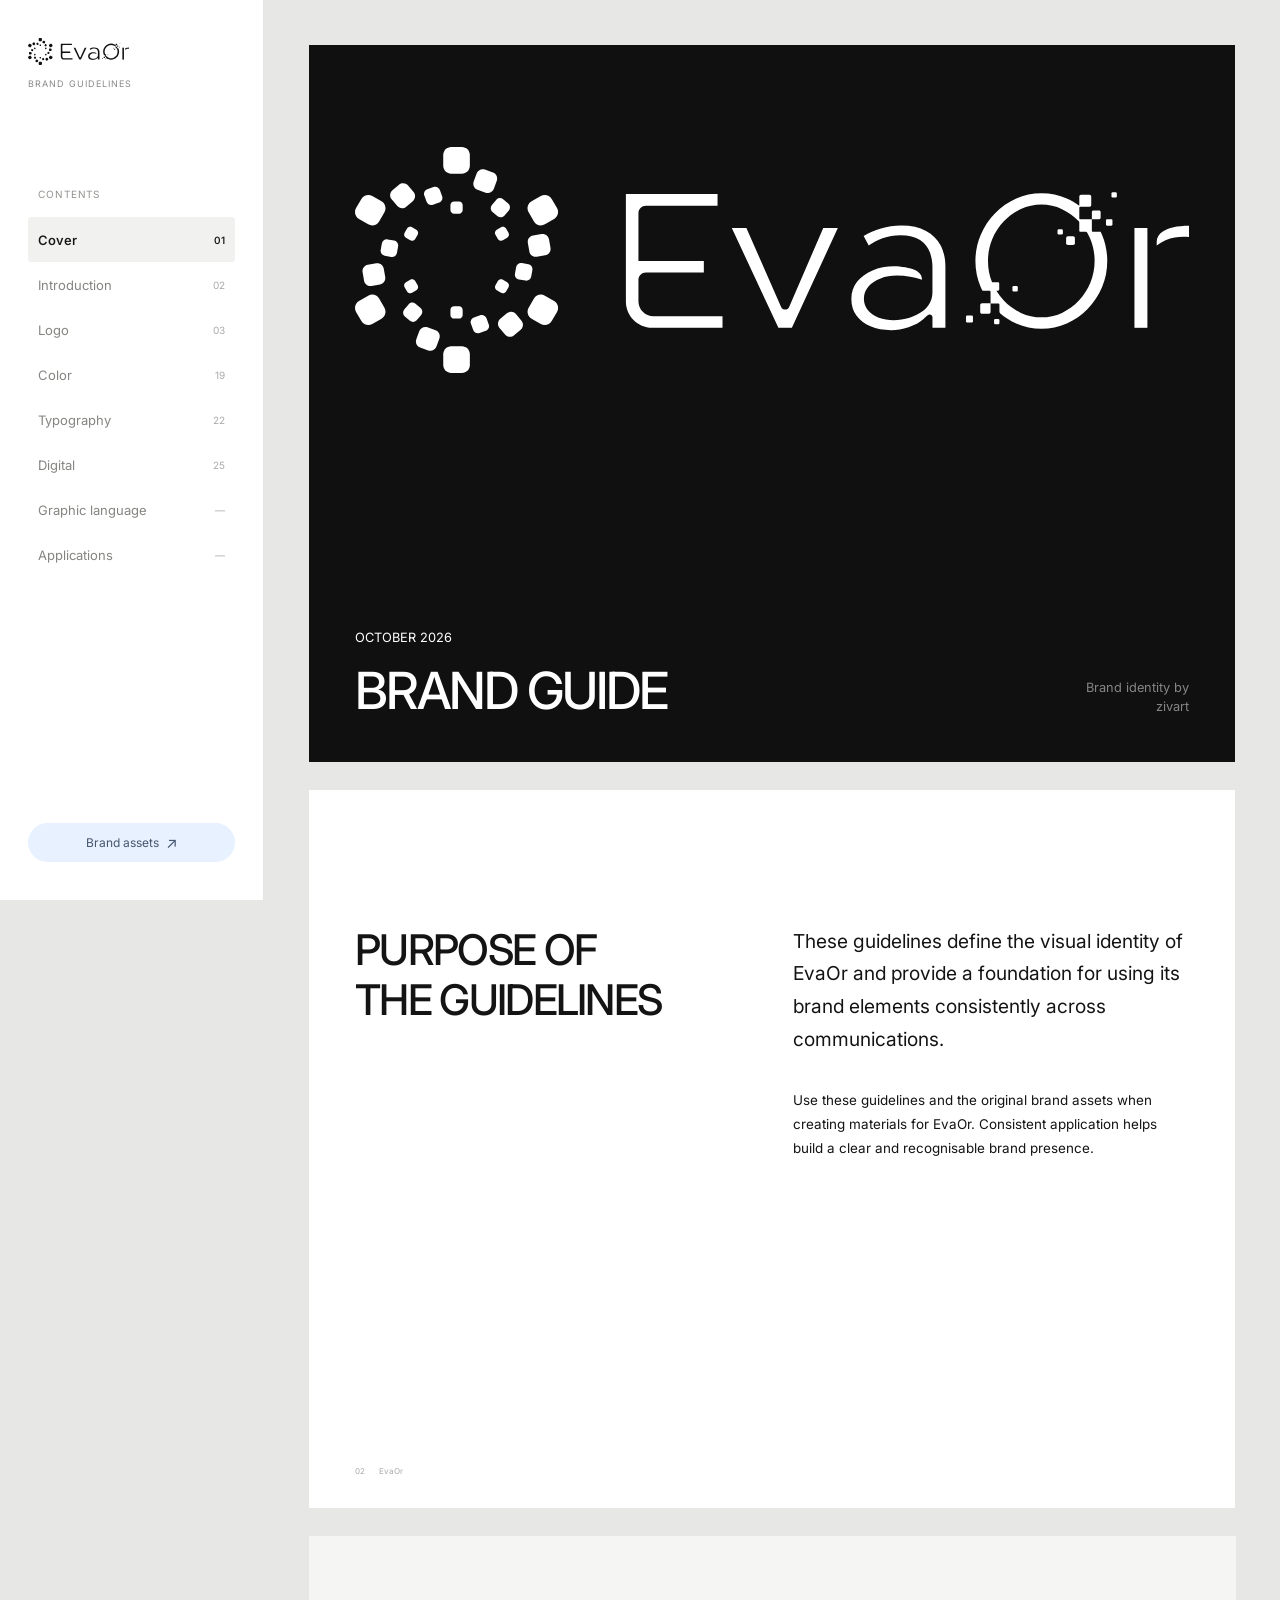
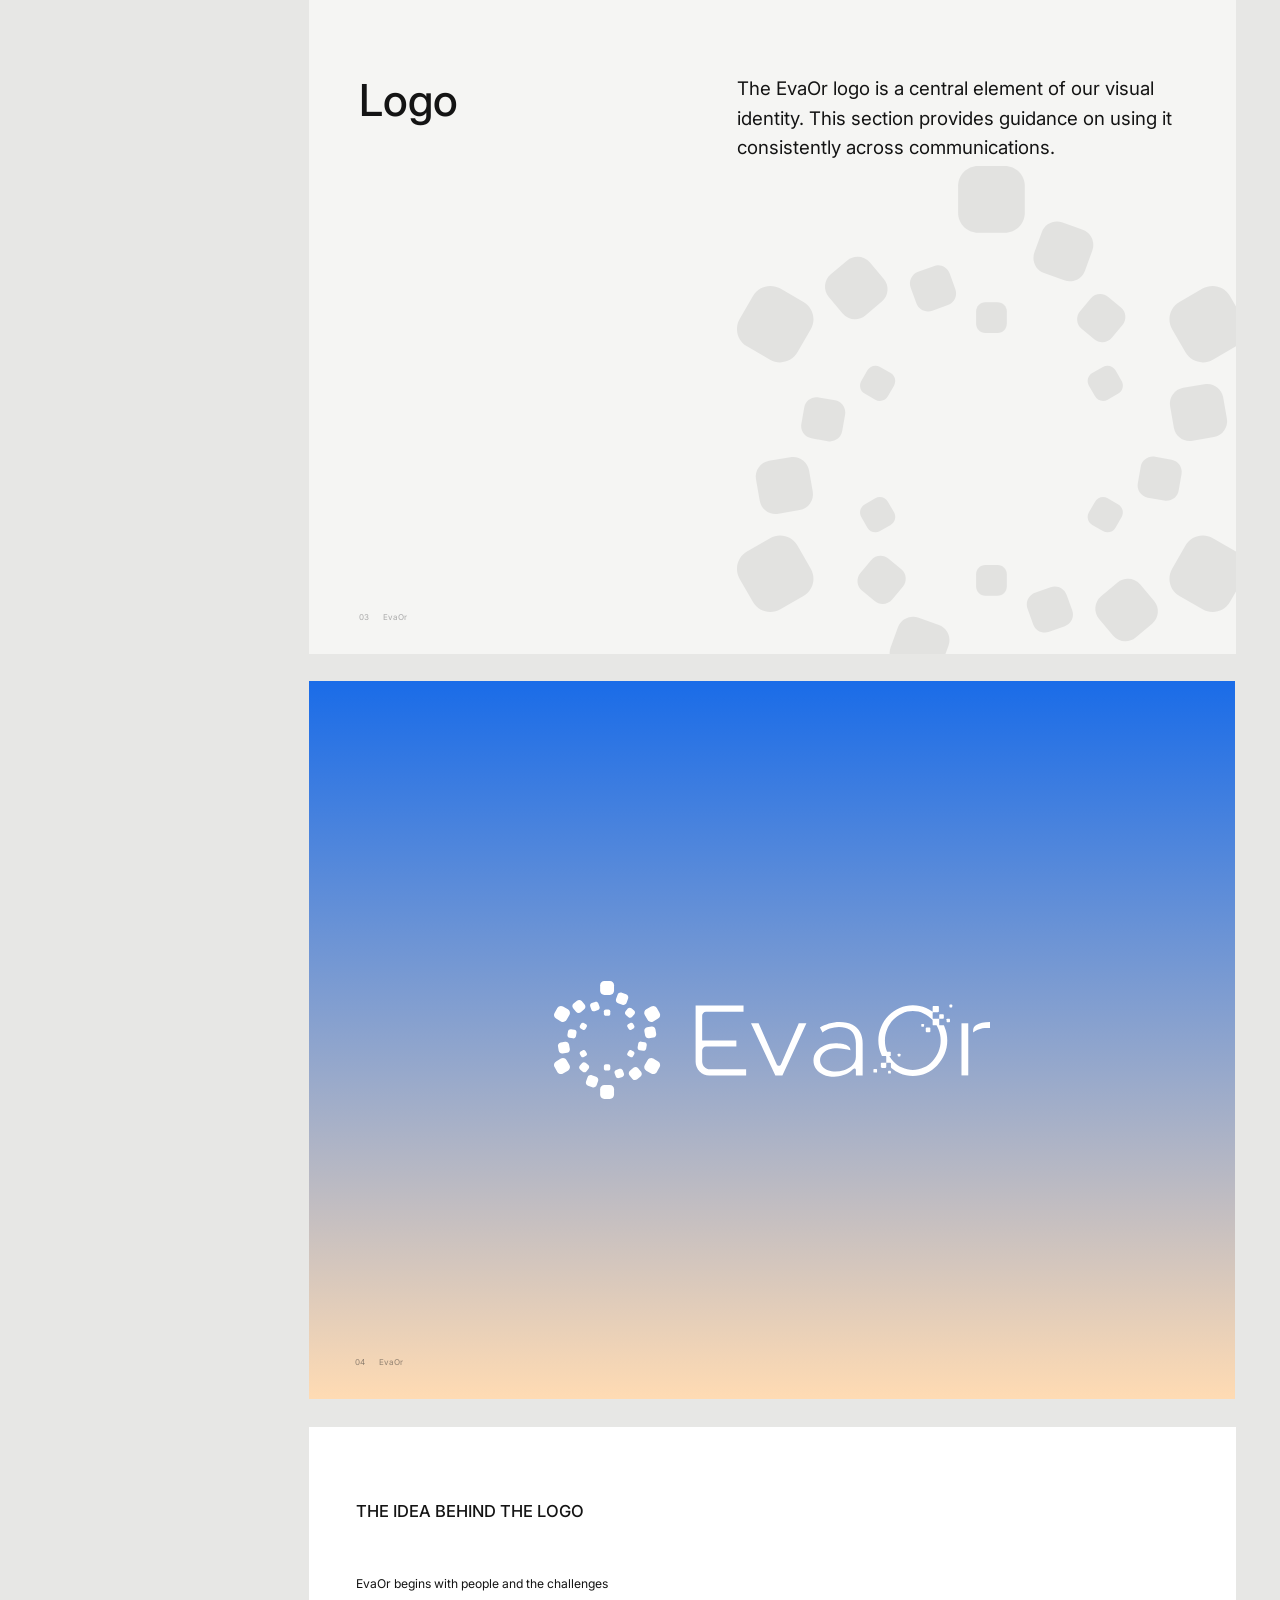
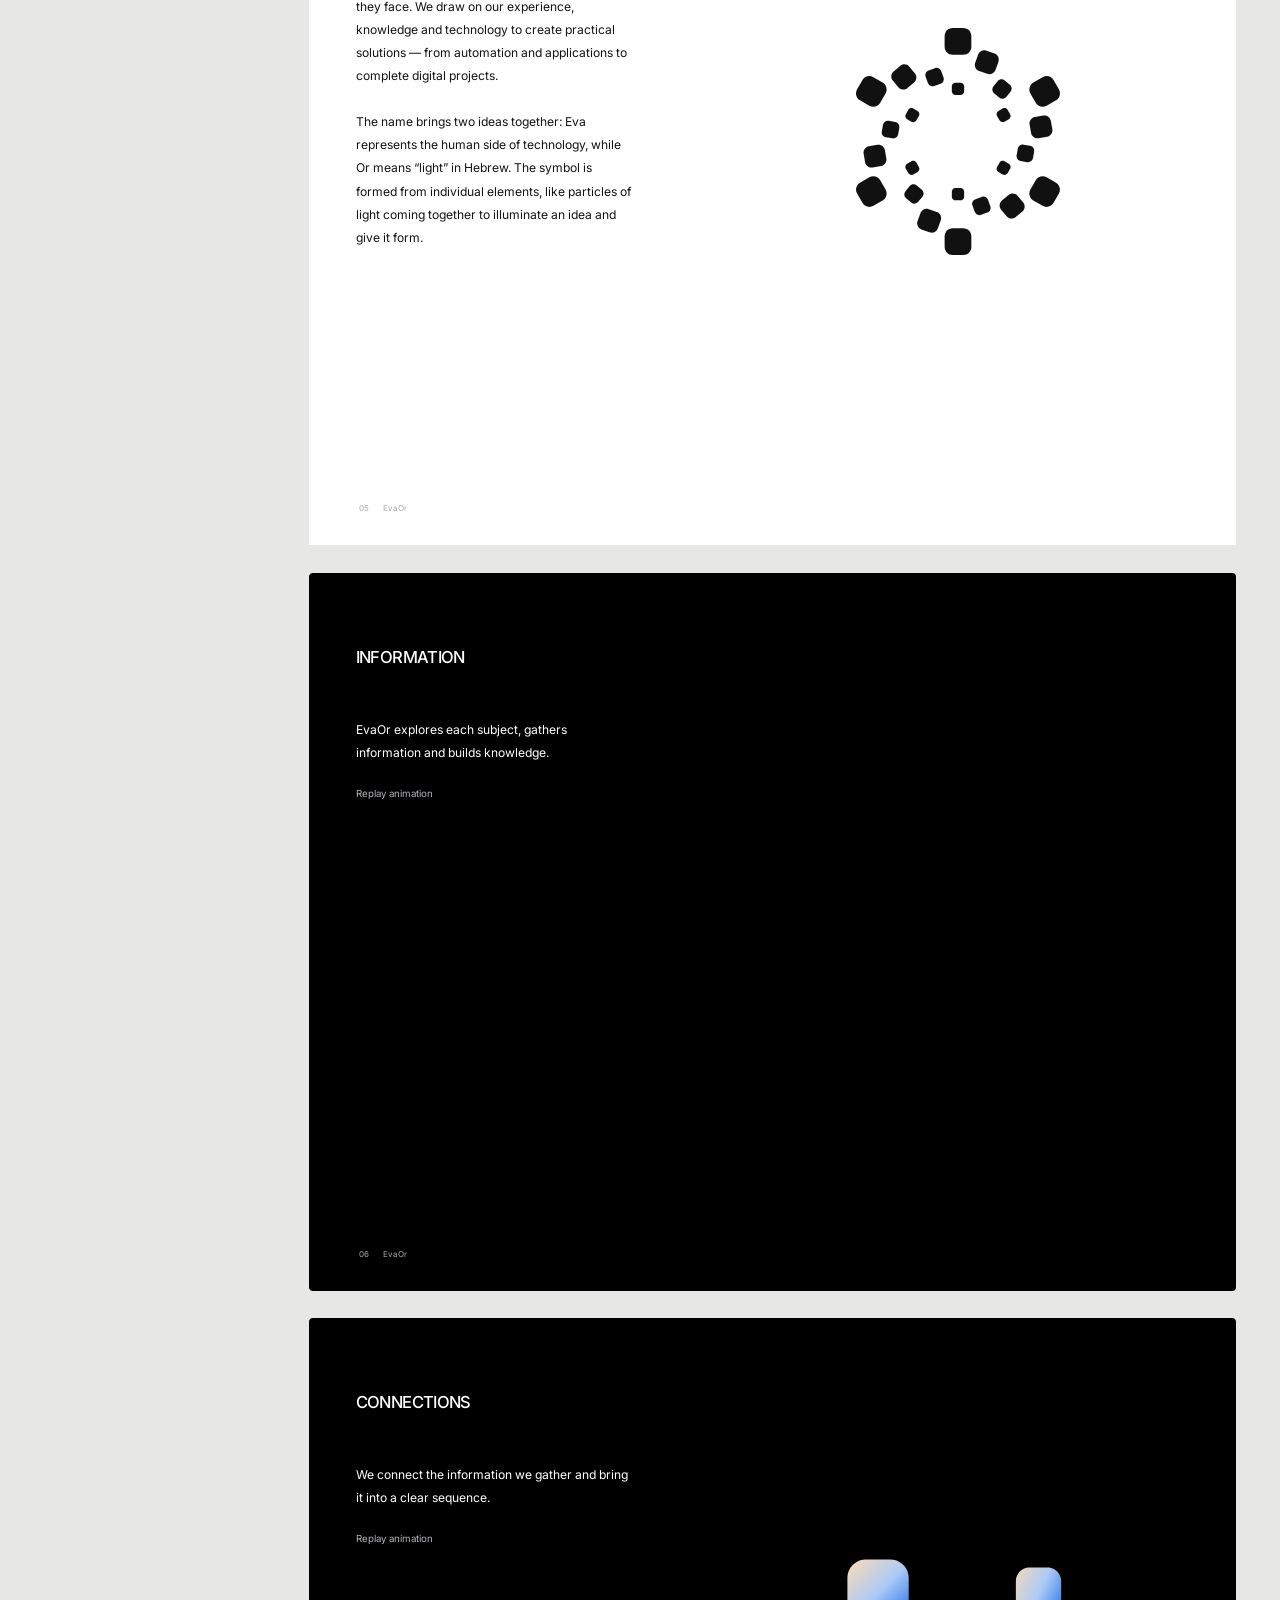
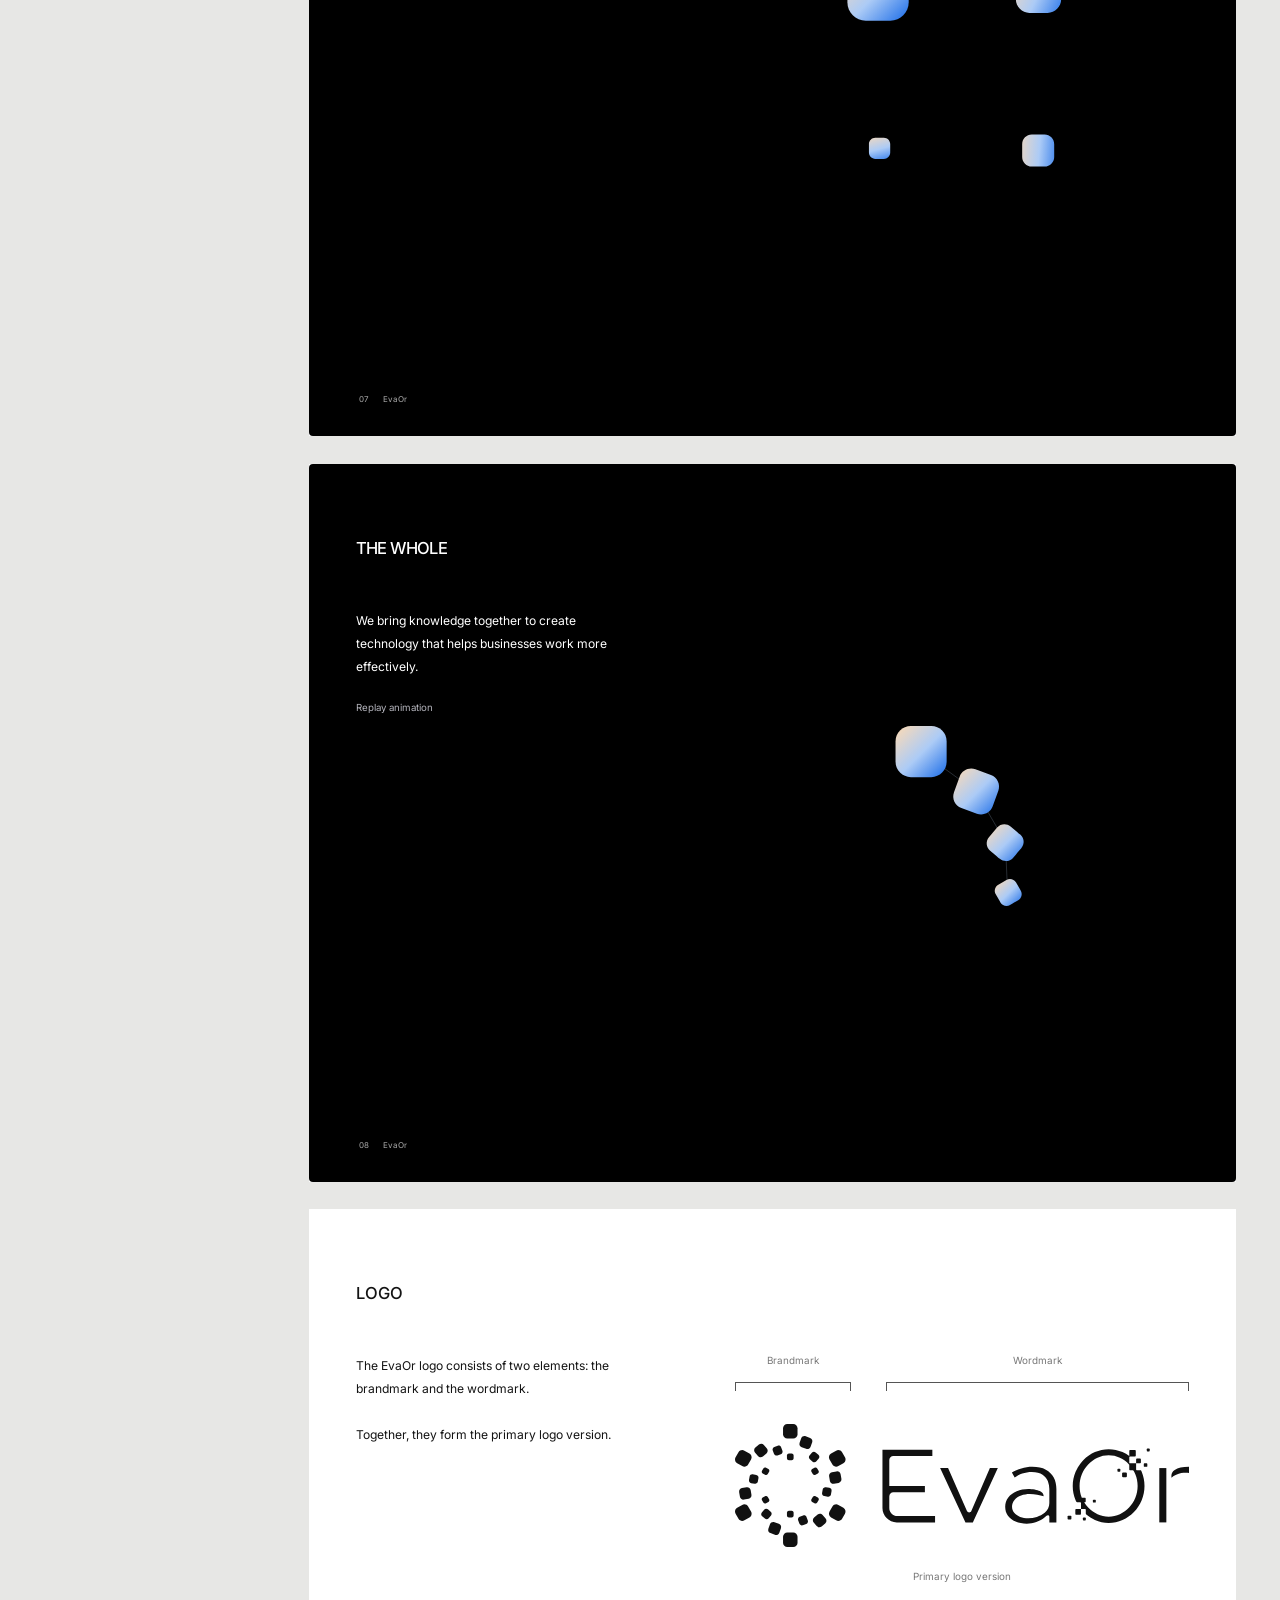
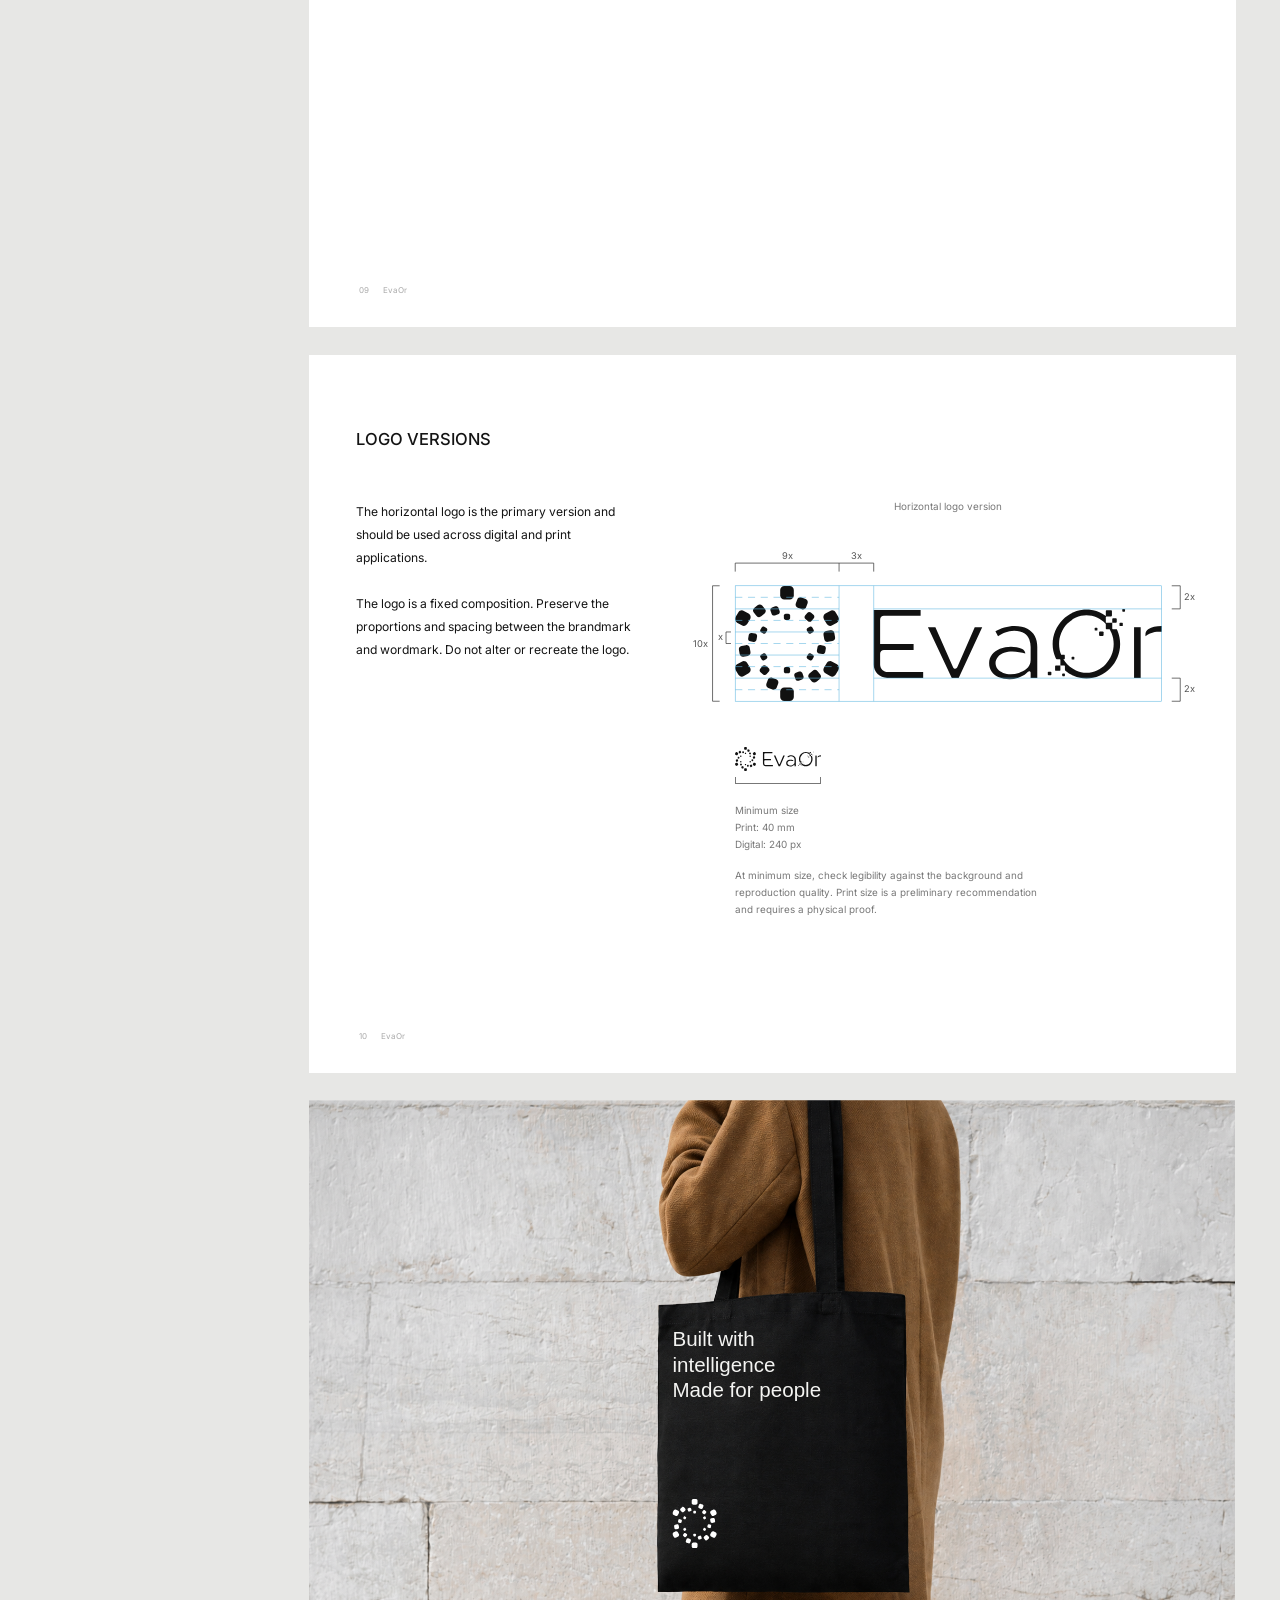
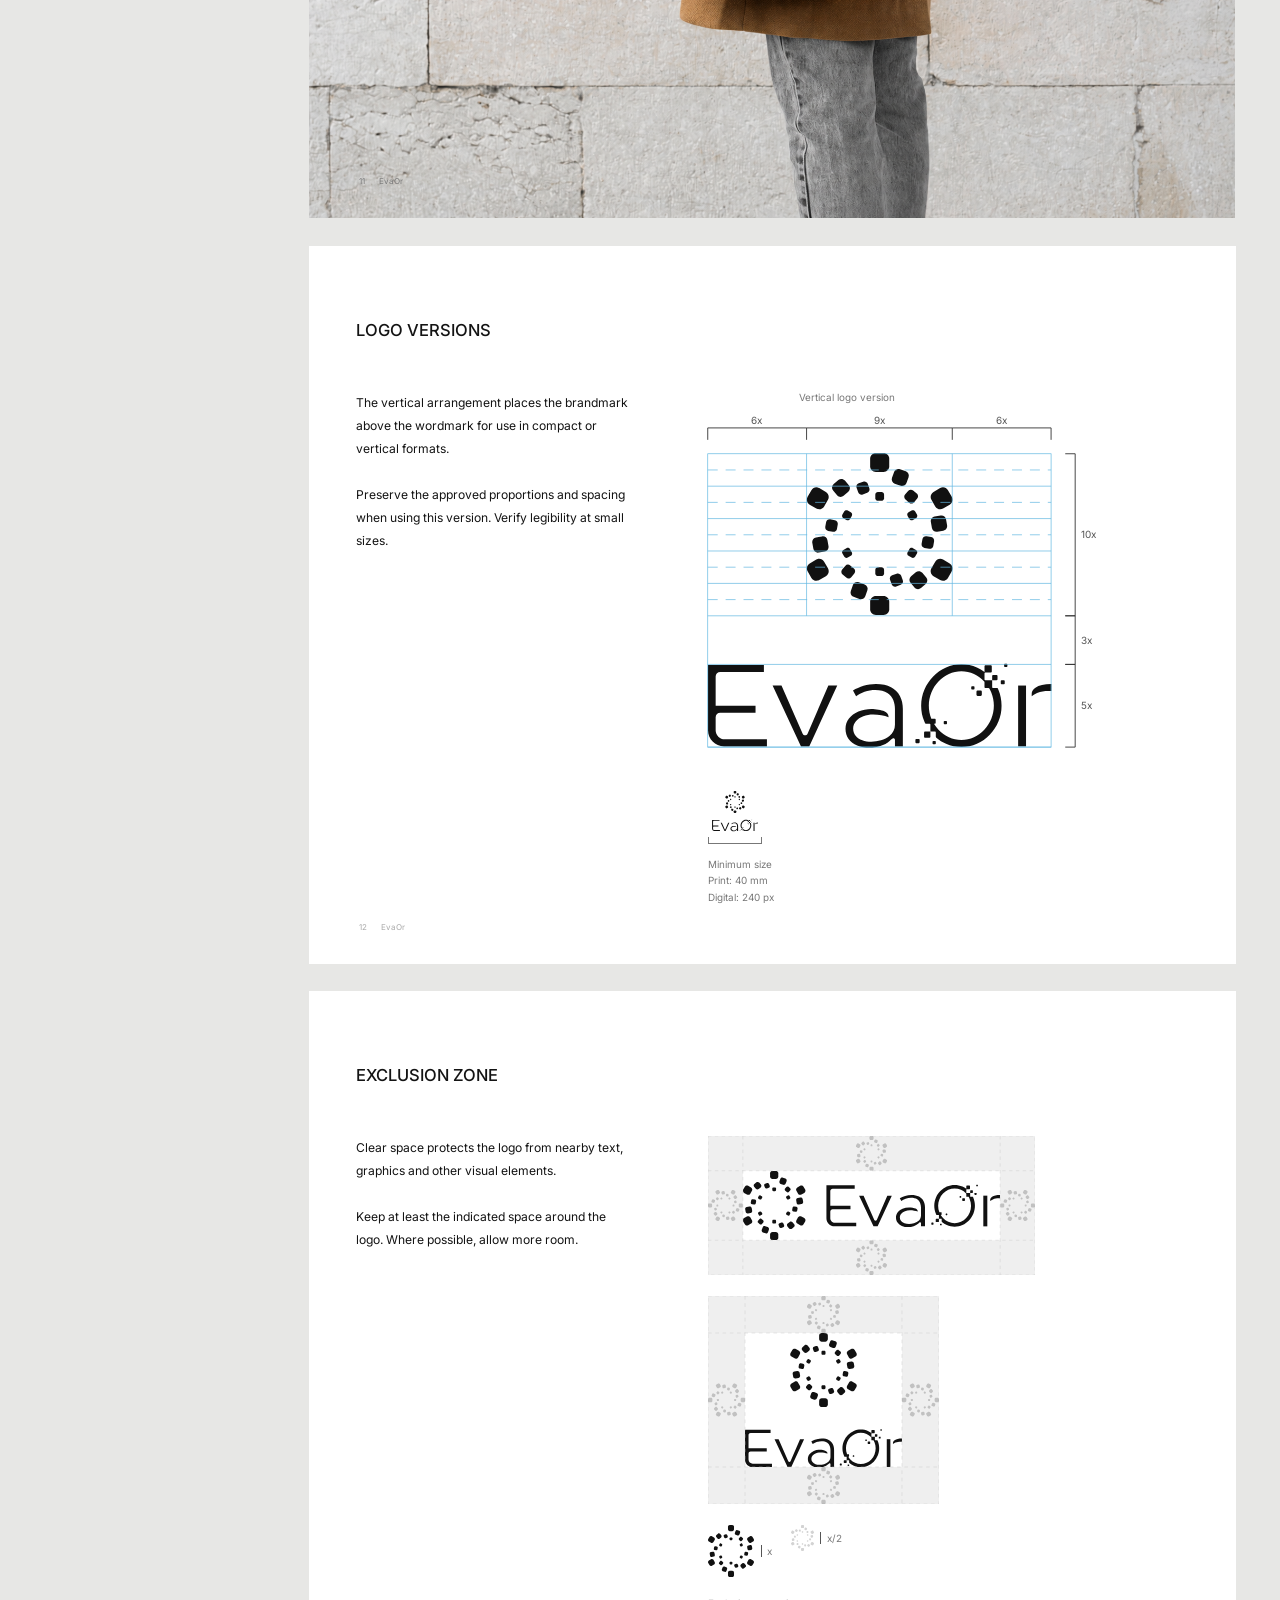
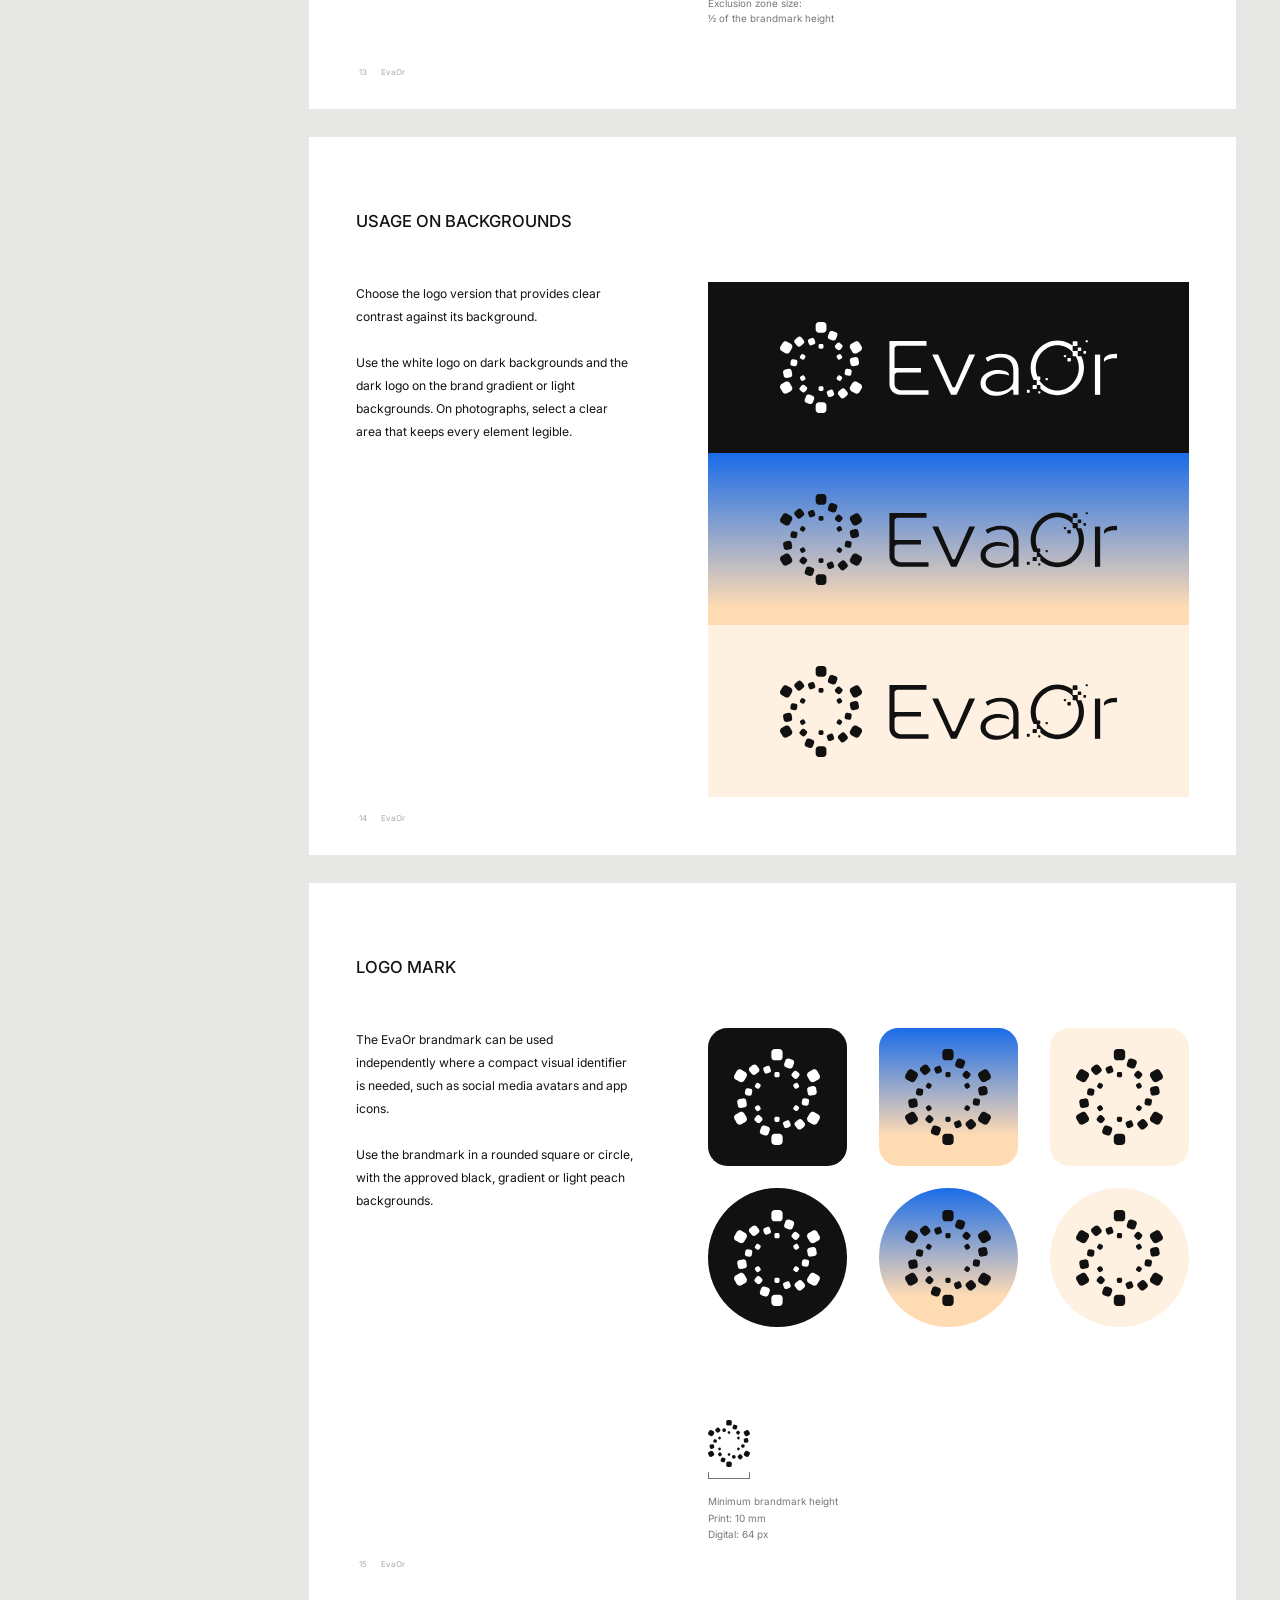
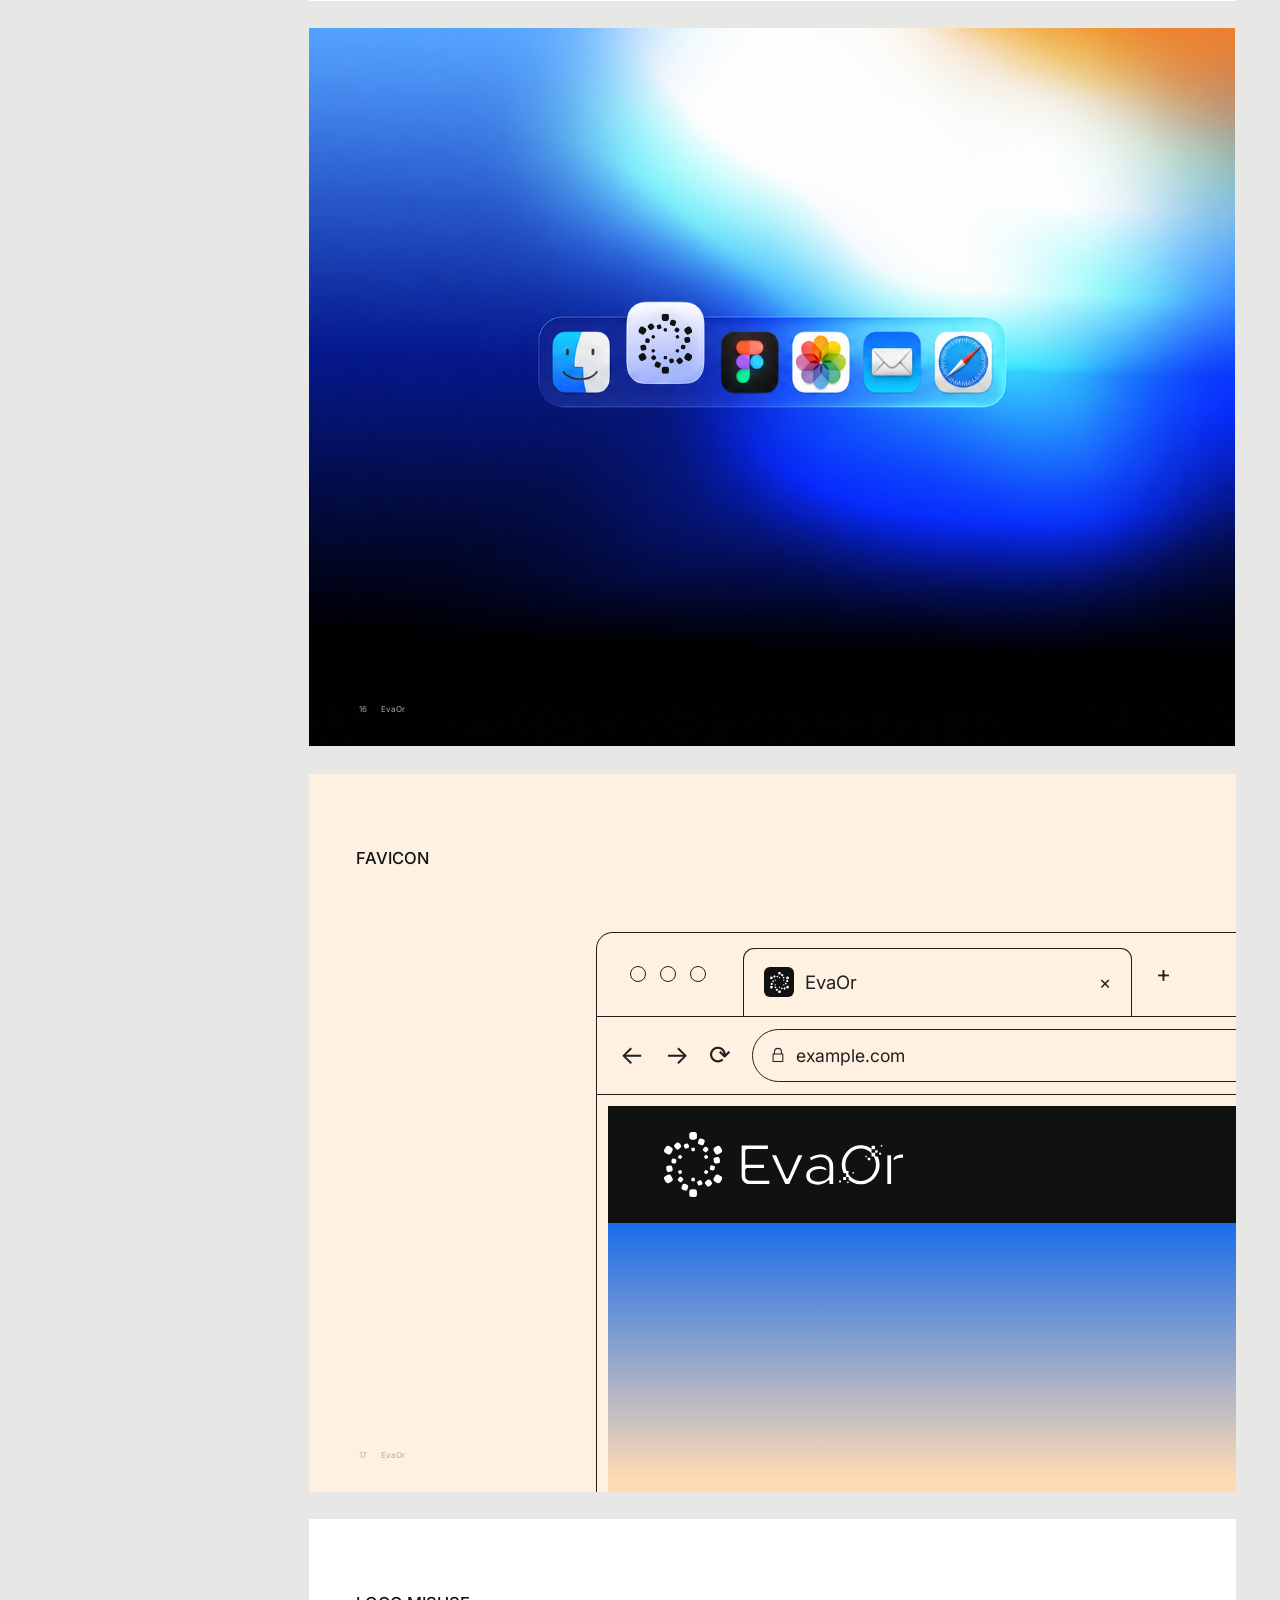
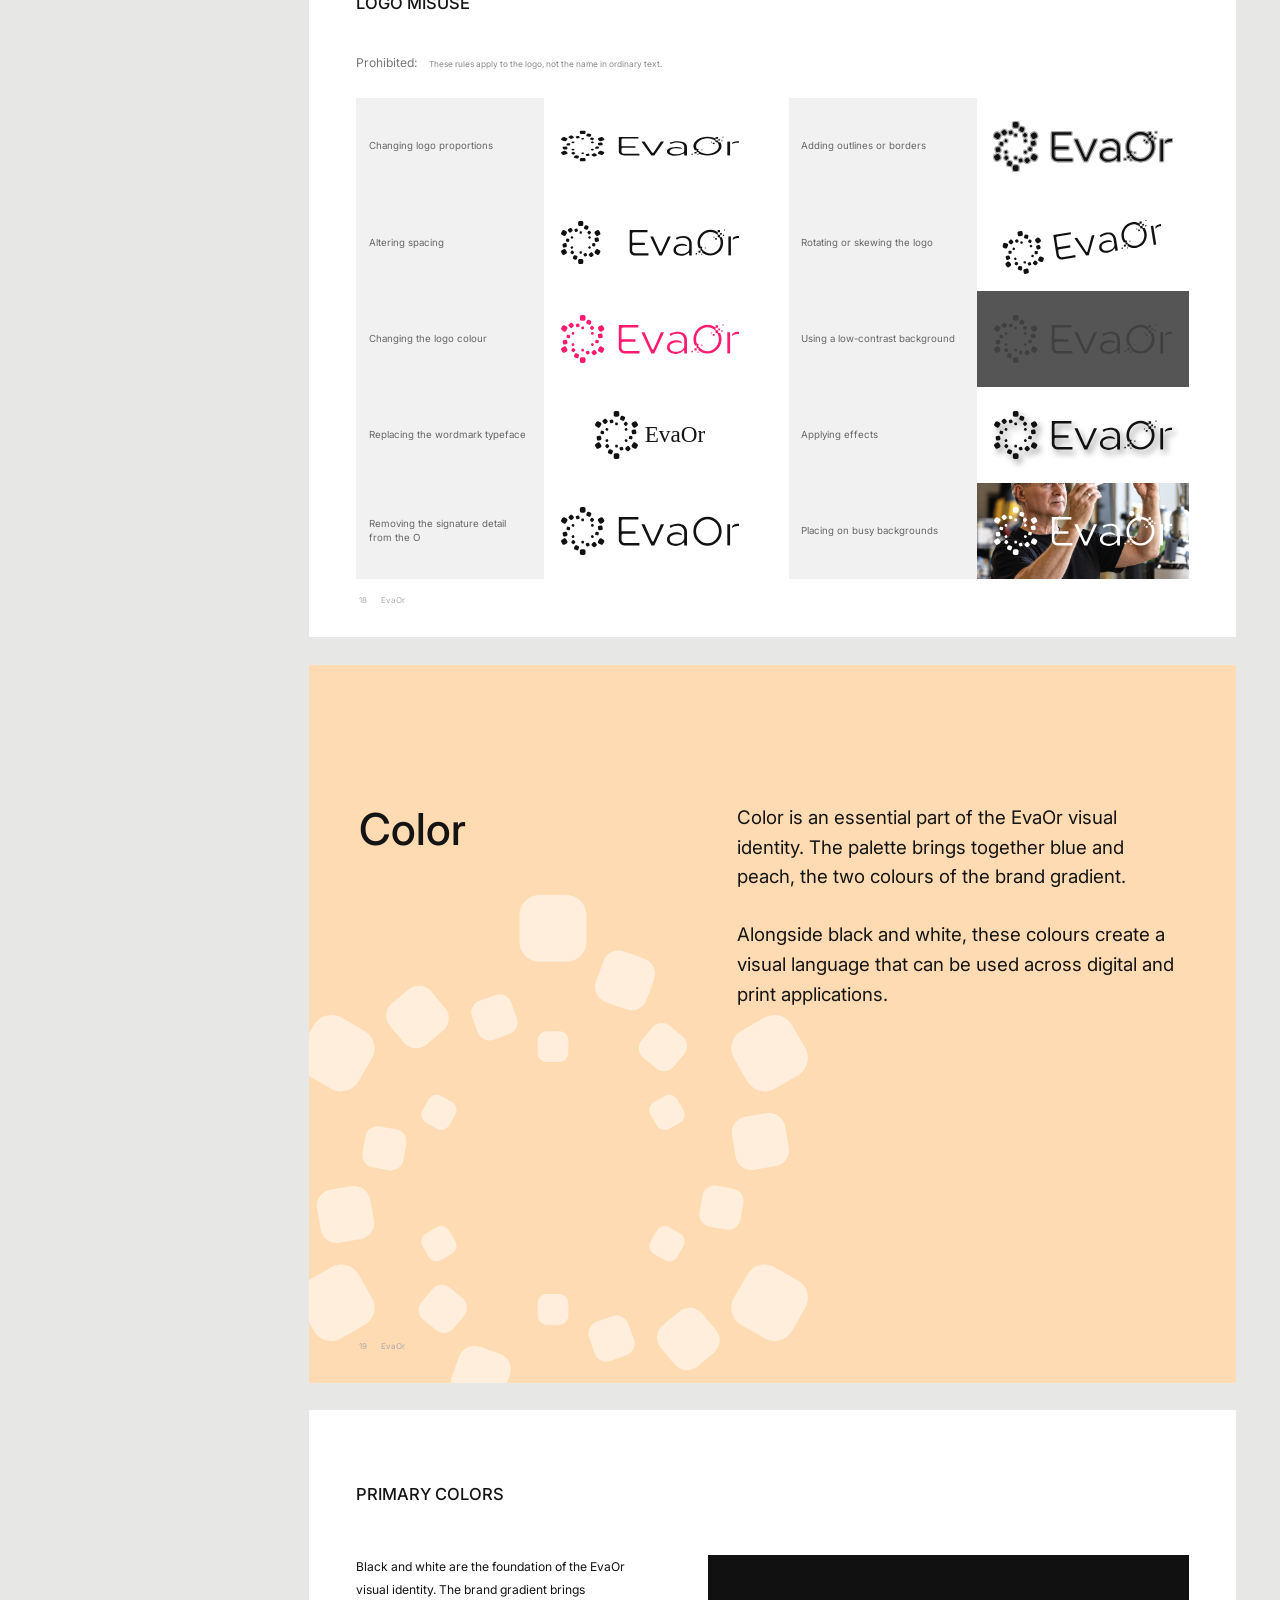
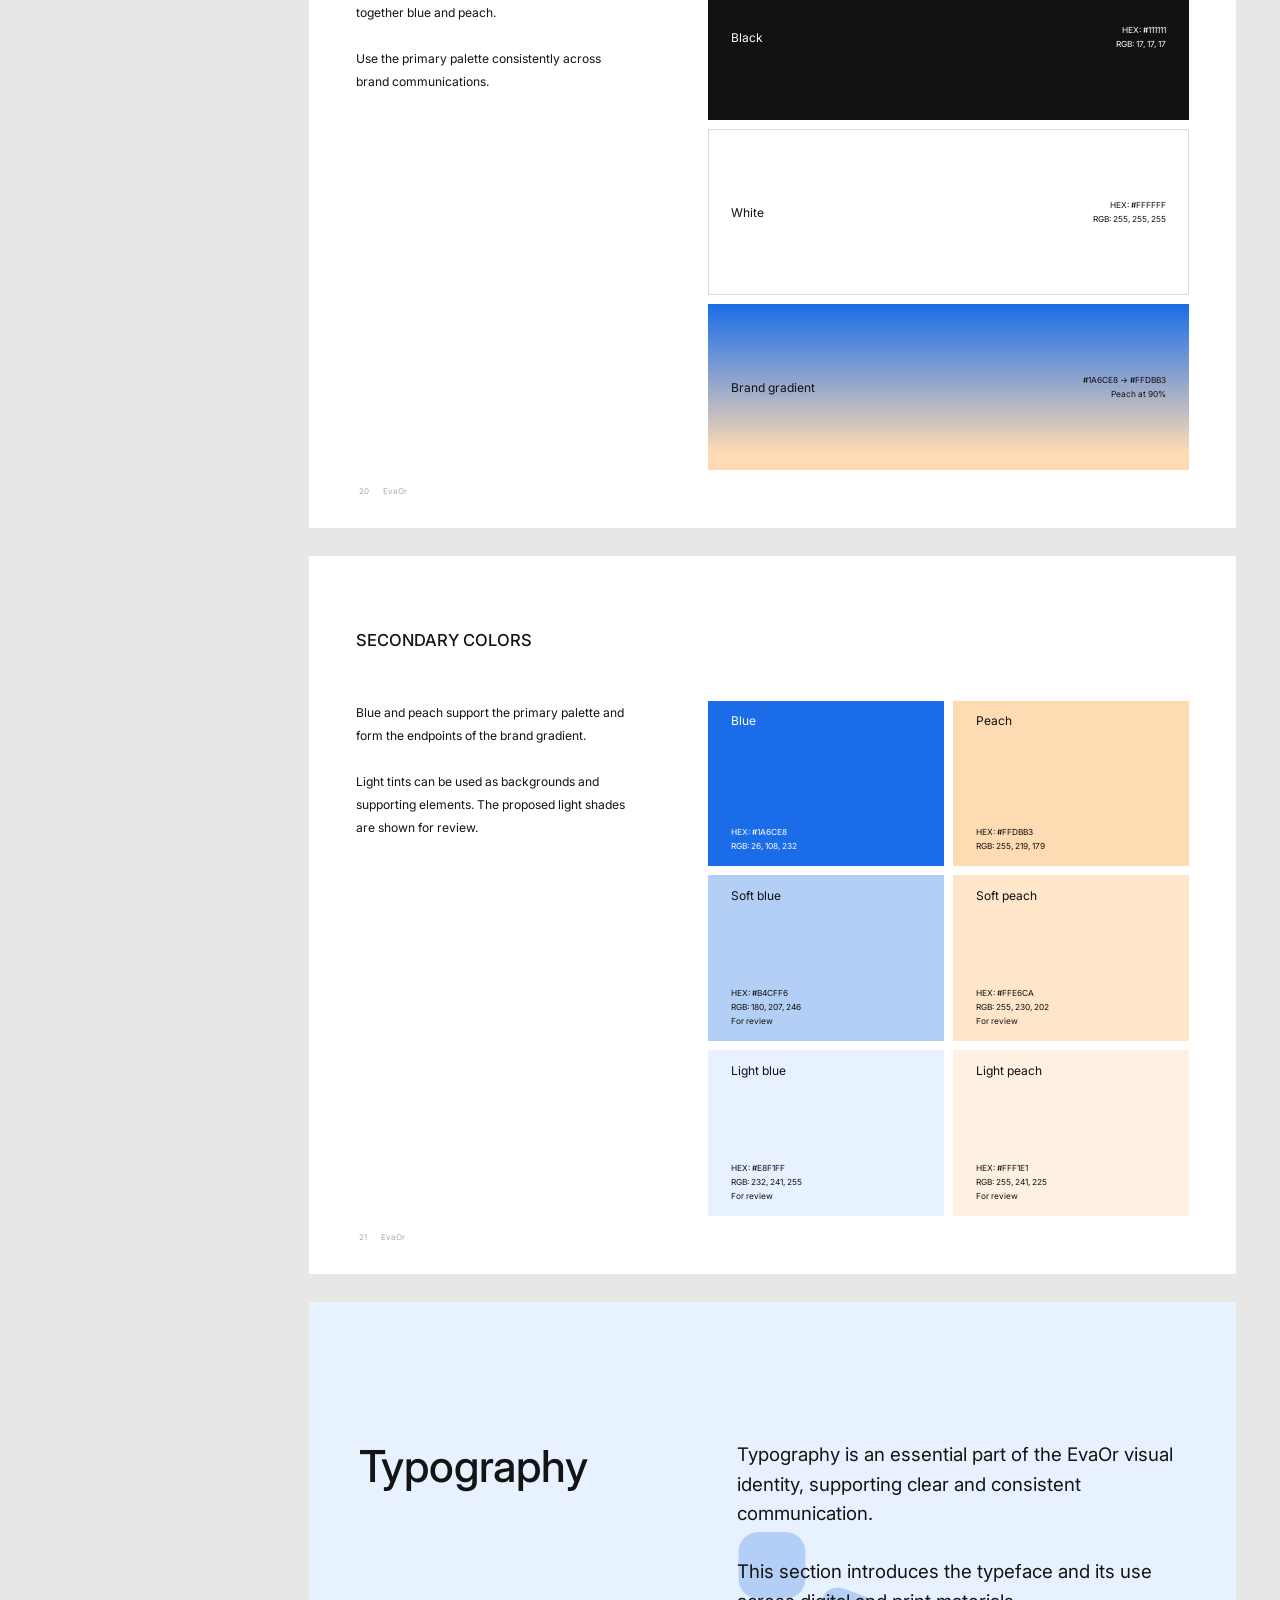
<file: index.html>
<!doctype html>
<html lang="en">
<head>
  <meta charset="utf-8">
  <meta name="viewport" content="width=device-width, initial-scale=1">
  <title>EvaOr — Brand Guidelines</title>
  <link rel="stylesheet" href="https://fonts.googleapis.com/css2?family=Manrope:wght@300;400;500&amp;display=swap">
  <link rel="stylesheet" href="style.css?v=156">
</head>
<body>
  <div class="app">
    <aside class="sidebar">
      <a class="sidebar-brand" href="#cover" aria-label="EvaOr — home"><img src="logo-grid-proposal-2x.svg" alt="EvaOr"></a>
      <div class="sidebar-label">BRAND GUIDELINES</div>
      <nav aria-label="Brand guide sections">
        <div class="nav-heading">CONTENTS</div>
        <a class="nav-item active" href="#cover"><span>Cover</span><span>01</span></a>
        <a class="nav-item" href="#purpose"><span>Introduction</span><span>02</span></a>
        <a class="nav-item" href="#logo"><span>Logo</span><span>03</span></a>
        <a class="nav-item" href="#color-intro"><span>Color</span><span>19</span></a>
        <a class="nav-item" href="#typography-intro"><span>Typography</span><span>22</span></a>
        <a class="nav-item" href="#digital-intro"><span>Digital</span><span>25</span></a>
        <div class="nav-item upcoming"><span>Graphic language</span><span>—</span></div>
        <div class="nav-item upcoming"><span>Applications</span><span>—</span></div>
      </nav>
      <a class="brand-assets-link" href="https://drive.google.com/drive/u/0/folders/1SnMnxL8wtihR2ro4vhwNXVVnI6ed3AlX" target="_blank" rel="noopener noreferrer">
        <span>Brand assets</span><span aria-hidden="true">↗</span>
      </a>
    </aside>
    <main class="main">
      <section class="cover" id="cover" aria-labelledby="cover-title">
        <img class="cover-logo" src="logo-grid-proposal-2x-white.svg" alt="EvaOr">
        <div class="cover-bottom"><div><p class="cover-date">OCTOBER 2026</p><h1 id="cover-title">Brand Guide</h1></div><span class="cover-credit"><span>Brand identity by</span><br>zivart</span></div>
      </section>
      <section class="purpose" id="purpose" aria-labelledby="purpose-title">
        <div class="purpose-grid">
          <h2 id="purpose-title">Purpose of<br>the&nbsp;guidelines</h2>
          <div class="purpose-copy">
            <p>These guidelines define the visual identity of EvaOr and provide a foundation for using its brand elements consistently across communications.</p>
            <p>Use these guidelines and the original brand assets when creating materials for EvaOr. Consistent application helps build a clear and recognisable brand presence.</p>
          </div>
        </div>
        <footer class="purpose-footer"><span>02</span><span>EvaOr</span></footer>
      </section>
      <section class="logo-intro" id="logo" aria-labelledby="logo-title">
        <div class="logo-intro-grid">
          <h2 id="logo-title">Logo</h2>
          <p>The EvaOr logo is a central element of our visual identity. This section provides guidance on using it consistently across communications.</p>
        </div>
        <img class="logo-intro-symbol" src="logo-symbol.svg" alt="">
        <footer class="logo-intro-footer"><span>03</span><span>EvaOr</span></footer>
      </section>
      <section class="logo-showcase" id="logo-showcase" aria-label="EvaOr logo">
        <img src="logo-grid-proposal-2x-white.svg" alt="EvaOr">
        <footer><span>04</span><span>EvaOr</span></footer>
      </section>
      <section class="concept-overview" id="concept-overview" aria-labelledby="concept-title">
        <h2 id="concept-title">The idea behind the logo</h2>
        <div class="concept-overview-copy">
          <p>EvaOr begins with people and the challenges they face. We draw on our experience, knowledge and technology to create practical solutions — from automation and applications to complete digital projects.</p>
          <p>The name brings two ideas together: Eva represents the human side of technology, while Or means “light” in Hebrew. The symbol is formed from individual elements, like particles of light coming together to illuminate an idea and give it form.</p>
        </div>
        <img src="logo-symbol.svg" alt="EvaOr brandmark" class="concept-overview-symbol">
        <footer><span>05</span><span>EvaOr</span></footer>
      </section>
      <section class="story-slide" id="story-intelligence"><iframe src="animation-concept-blocks.html?v=4" title="Information — animated blocks" loading="lazy"></iframe><footer><span>06</span><span>EvaOr</span></footer></section>
      <section class="story-slide" id="story-clarity"><iframe src="animation-concept-chain.html?v=4" title="Connections — animated blocks" loading="lazy"></iframe><footer><span>07</span><span>EvaOr</span></footer></section>
      <section class="story-slide" id="story-human"><iframe src="animation-concept-star.html?v=4" title="The whole — animated brandmark" loading="lazy"></iframe><footer><span>08</span><span>EvaOr</span></footer></section>
      <section class="logo-anatomy" id="logo-anatomy" aria-labelledby="logo-anatomy-title">
        <h2 id="logo-anatomy-title">Logo</h2>
        <div class="logo-anatomy-copy"><p>The EvaOr logo consists of two elements: the brandmark and the wordmark.</p><p>Together, they form the primary logo version.</p></div>
        <div class="logo-anatomy-visual">
          <div class="logo-anatomy-labels"><div><span>Brandmark</span><i></i></div><div><span>Wordmark</span><i></i></div></div>
          <img src="logo-grid-proposal-2x.svg" alt="EvaOr primary logo, consisting of a brandmark and wordmark">
          <p>Primary logo version</p>
        </div>
        <footer><span>09</span><span>EvaOr</span></footer>
      </section>
      <section class="logo-versions" id="logo-versions" aria-labelledby="versions-title">
        <h2 id="versions-title">Logo versions</h2>
        <div class="logo-versions-copy"><p>The horizontal logo is the primary version and should be used across digital and print applications.</p><p>The logo is a fixed composition. Preserve the proportions and spacing between the brandmark and wordmark. Do not alter or recreate the logo.</p></div>
        <div class="logo-versions-visual">
          <div class="versions-label">Horizontal logo version</div>
          
          <div class="logo-geometry logo-geometry-grid">
            <img src="logo-grid-proposal-2x.svg" alt="EvaOr logo construction: symbol height 10x, spacing 3x, wordmark margins 2x">
            <svg class="construction-guides" viewBox="-85 -90 740 295" preserveAspectRatio="none" aria-hidden="true">
              <g fill="none" stroke="#62b8e1" stroke-width="0.8">
                <rect x="0" y="0" width="601.65" height="162.96"/><path d="M146.53 0V162.96 M195.42 0V162.96 M195.42 32.592H601.65 M195.42 130.368H601.65"/>
                <path d="M0 32.592H146.53 M0 65.184H146.53 M0 97.776H146.53 M0 130.368H146.53"/><path stroke-dasharray="10 8" d="M0 16.296H146.53 M0 48.888H146.53 M0 81.48H146.53 M0 114.072H146.53 M0 146.664H146.53"/>
              </g>
              <g fill="none" stroke="#333" stroke-width="1"><path d="M0 -20v-12H146.53v12 M146.53 -32h48.89v12 M-22 0h-10v162.96h10 M-6 65.184h-7v16.296h7 M616 0h12v32.592h-12 M616 130.368h12v32.592h-12"/></g>
              <g fill="#555" font-family="Inter,Arial,sans-serif" font-size="13.1"><text x="73.265" y="-38" text-anchor="middle">9x</text><text x="171" y="-38" text-anchor="middle">3x</text><text x="-39" y="86" text-anchor="end">10x</text><text x="-17" y="77" text-anchor="end">x</text><text x="634" y="20">2x</text><text x="634" y="150">2x</text></g>
            </svg>
          </div>
          <div class="versions-minimum">
            <div class="minimum-examples"><div class="minimum-example"><img src="logo-grid-proposal-2x.svg" alt=""><i></i></div></div>
            <div><strong>Minimum size</strong><br>Print: 40 mm<br>Digital: 240 px</div>
            <p>At minimum size, check legibility against the background and reproduction quality. Print size is a preliminary recommendation and requires a physical proof.</p>
          </div>
        </div>
        <footer><span>10</span><span>EvaOr</span></footer>
      </section>
      <section class="merch-showcase tote-full" id="merch-showcase" aria-label="EvaOr tote bag"><div class="tote-photo"><img class="tote-source" src="hf_20261029_185857_aa2c401d-ac18-4037-a22c-a19030ecc4e6.png" alt="Black tote bag with EvaOr brandmark"><img class="tote-overlay" src="tote-overlay.svg" alt=""></div><footer><span>11</span><span>EvaOr</span></footer></section>
      <section class="logo-versions vertical-versions" id="vertical-logo" aria-labelledby="vertical-title">
        <h2 id="vertical-title">Logo versions</h2>
        <div class="logo-versions-copy"><p>The vertical arrangement places the brandmark above the wordmark for use in compact or vertical formats.</p><p>Preserve the approved proportions and spacing when using this version. Verify legibility at small sizes.</p></div>
        <div class="logo-versions-visual"><div class="versions-label">Vertical logo version</div>
          <div class="vertical-diagram"><img src="logo-vertical-proposal.svg?v=2" alt="EvaOr vertical logo construction"><svg viewBox="-45 -42 496.23 380" preserveAspectRatio="none" aria-hidden="true"><g fill="none" stroke="#62b8e1" stroke-width=".7"><rect x="30.467" y="0" width="345.296" height="295"/><path d="M129.85 0V162.96 M276.38 0V162.96 M30.467 162.96H375.763 M30.467 211.85H375.763 M30.467 295H375.763"/><path stroke-dasharray="10 8" d="M30.467 16.296H375.763 M30.467 48.888H375.763 M30.467 81.48H375.763 M30.467 114.072H375.763 M30.467 146.664H375.763"/><path d="M30.467 32.592H375.763 M30.467 65.184H375.763 M30.467 97.776H375.763 M30.467 130.368H375.763"/></g><g fill="none" stroke="#333" stroke-width=".9"><path d="M30.467 -14v-12H129.85v12 M129.85 -26H276.38v12 M276.38 -26H375.763v12 M390 0h10v162.96h-10 M390 162.96h10v48.89h-10 M390 211.85h10V295h-10"/></g><g fill="#555" font-family="Inter,Arial,sans-serif" font-size="10"><text x="79.9" y="-30" text-anchor="middle">6x</text><text x="203.1" y="-30" text-anchor="middle">9x</text><text x="326.1" y="-30" text-anchor="middle">6x</text><text x="406" y="85">10x</text><text x="406" y="191">3x</text><text x="406" y="257">5x</text></g></svg></div>
          <div class="vertical-minimum"><div class="vertical-minimum-example"><img src="logo-vertical-proposal.svg?v=2" alt=""><i></i></div><p>Minimum size<br>Print: 40 mm<br>Digital: 240 px</p></div>
        </div><footer><span>12</span><span>EvaOr</span></footer>
      </section>
      <section class="logo-versions exclusion-slide" id="exclusion-zone" aria-labelledby="exclusion-title">
        <h2 id="exclusion-title">Exclusion zone</h2>
        <div class="logo-versions-copy"><p>Clear space protects the logo from nearby text, graphics and other visual elements.</p><p>Keep at least the indicated space around the logo. Where possible, allow more room.</p></div>
        <div class="exclusion-visual">
          <img class="clear-diagram-image horizontal-clear-image" src="clear-horizontal.svg?v=2" alt="Horizontal logo clear space: half the symbol height on every side">
          <img class="clear-diagram-image vertical-clear-image" src="clear-vertical.svg?v=2" alt="Vertical logo clear space: half the symbol height on every side">
          <div class="clear-legend"><div class="legend-symbol"><img src="logo-symbol.svg" alt=""><span>x</span></div><div class="legend-half"><img src="logo-symbol.svg" alt=""><span>x/2</span></div><p>Exclusion zone size:<br>½ of the brandmark height</p></div>
        </div>
        <footer><span>13</span><span>EvaOr</span></footer>
      </section>
      <section class="logo-versions background-slide" id="logo-backgrounds" aria-labelledby="background-title">
        <h2 id="background-title">Usage on backgrounds</h2>
        <div class="logo-versions-copy"><p>Choose the logo version that provides clear contrast against its background.</p><p>Use the white logo on dark backgrounds and the dark logo on the brand gradient or light backgrounds. On photographs, select a clear area that keeps every element legible.</p></div>
        <div class="background-examples" aria-label="Logo usage on backgrounds">
          <div class="background-example background-black"><img src="logo-grid-proposal-2x-white.svg" alt="White EvaOr logo on black"></div>
          <div class="background-example background-gradient"><img src="logo-grid-proposal-2x.svg" alt="Dark EvaOr logo on the brand gradient"></div>
          <div class="background-example background-peach"><img src="logo-grid-proposal-2x.svg" alt="Dark EvaOr logo on light peach"></div>
        </div>
        <footer><span>14</span><span>EvaOr</span></footer>
      </section>
      <section class="logo-versions brandmark-slide" id="brandmark" aria-labelledby="brandmark-title">
        <h2 id="brandmark-title">Logo mark</h2>
        <div class="logo-versions-copy"><p>The EvaOr brandmark can be used independently where a compact visual identifier is needed, such as social media avatars and app icons.</p><p>Use the brandmark in a rounded square or circle, with the approved black, gradient or light peach backgrounds.</p></div>
        <div class="brandmark-content"><div class="brandmark-grid">
          <div class="mark-tile mark-black"><img src="logo-symbol-white.svg" alt="White brandmark on black, rounded square"></div><div class="mark-tile mark-gradient"><img src="logo-symbol.svg" alt="Dark brandmark on gradient, rounded square"></div><div class="mark-tile mark-peach"><img src="logo-symbol.svg" alt="Dark brandmark on light peach, rounded square"></div>
          <div class="mark-tile mark-black mark-circle"><img src="logo-symbol-white.svg" alt="White brandmark on black, circle"></div><div class="mark-tile mark-gradient mark-circle"><img src="logo-symbol.svg" alt="Dark brandmark on gradient, circle"></div><div class="mark-tile mark-peach mark-circle"><img src="logo-symbol.svg" alt="Dark brandmark on light peach, circle"></div>
        </div><div class="brandmark-minimum"><div class="brandmark-mini"><img src="logo-symbol.svg" alt=""><i></i></div><p>Minimum brandmark height<br>Print: 10 mm<br>Digital: 64 px</p></div></div>
        <footer><span>15</span><span>EvaOr</span></footer>
      </section>
      <section class="icon-dock-full" id="icon-in-use" aria-label="EvaOr app icon in use">
        <div class="icon-dock-full-art"><img class="dock-background" src="icon-dock-generated-v1.png" alt=""><img class="dock-brandmark" src="logo-symbol.svg" alt="EvaOr app icon"></div>
        <footer><span>16</span><span>EvaOr</span></footer>
      </section>
      <section class="logo-versions favicon-slide" id="favicon" aria-labelledby="favicon-title">
        <h2 id="favicon-title">Favicon</h2>
        <div class="favicon-window" aria-label="Illustration of an EvaOr browser tab">
          <div class="favicon-tabs"><div class="browser-dots"><i></i><i></i><i></i></div><div class="browser-tab"><span class="favicon-icon"><img src="logo-symbol-white.svg" alt=""></span><span>EvaOr</span><span class="browser-close">×</span></div><span class="browser-plus">+</span></div>
          <div class="browser-controls"><span class="browser-arrow">←</span><span class="browser-arrow">→</span><span class="browser-reload">⟳</span><div class="browser-address"><svg viewBox="0 0 20 22" aria-hidden="true"><path d="M5 9V6a5 5 0 0 1 10 0v3M3 9h14v11H3z"/></svg><span>example.com</span></div></div>
          <div class="browser-page"><div class="browser-page-header"><img src="logo-grid-proposal-2x-white.svg" alt="EvaOr"></div><div class="browser-page-body"></div></div>
        </div><footer><span>17</span><span>EvaOr</span></footer>
      </section>
      <section class="logo-versions misuse-slide" id="logo-misuse" aria-labelledby="misuse-title">
        <h2 id="misuse-title">Logo misuse</h2><div class="misuse-intro">Prohibited: <span class="misuse-note">These rules apply to the logo, not the name in ordinary text.</span></div>
        <div class="misuse-grid">
          <div class="misuse-item"><div class="misuse-label">Changing logo proportions</div><div class="misuse-demo"><img class="misuse-stretch" src="logo-grid-proposal-2x.svg" alt="Stretched logo, incorrect usage"></div></div>
          <div class="misuse-item"><div class="misuse-label">Adding outlines or borders</div><div class="misuse-demo"><img class="misuse-outline" src="logo-grid-proposal-2x.svg" alt="Outlined logo, incorrect usage"></div></div>
          <div class="misuse-item"><div class="misuse-label">Altering spacing</div><div class="misuse-demo"><img src="logo-spacing-misuse.svg" alt="Logo with altered spacing, incorrect usage"></div></div>
          <div class="misuse-item"><div class="misuse-label">Rotating or skewing the logo</div><div class="misuse-demo"><img class="misuse-rotate" src="logo-grid-proposal-2x.svg" alt="Rotated logo, incorrect usage"></div></div>
          <div class="misuse-item"><div class="misuse-label">Changing the logo colour</div><div class="misuse-demo"><img class="misuse-colour" src="logo-grid-proposal-2x.svg" alt="Recoloured logo, incorrect usage"></div></div>
          <div class="misuse-item"><div class="misuse-label">Using a low-contrast background</div><div class="misuse-demo misuse-low"><img src="logo-grid-proposal-2x.svg" alt="Low-contrast logo, incorrect usage"></div></div>
          <div class="misuse-item"><div class="misuse-label">Replacing the wordmark typeface</div><div class="misuse-demo misuse-retype"><img src="logo-symbol.svg" alt=""><span>EvaOr</span></div></div>
          <div class="misuse-item"><div class="misuse-label">Applying effects</div><div class="misuse-demo"><img class="misuse-shadow" src="logo-grid-proposal-2x.svg" alt="Logo with shadow, incorrect usage"></div></div>
          <div class="misuse-item"><div class="misuse-label">Removing the signature detail from the O</div><div class="misuse-demo"><img src="logo-plain-o-misuse.svg" alt="Logo with plain O, incorrect usage"></div></div>
          <div class="misuse-item"><div class="misuse-label">Placing on busy backgrounds</div><div class="misuse-demo misuse-busy"><img src="logo-grid-proposal-2x-white.svg" alt="Logo on a busy photograph, incorrect usage"></div></div>
        </div><footer><span>18</span><span>EvaOr</span></footer>
      </section>
      <section class="color-intro" id="color-intro" aria-labelledby="color-intro-title">
        <div class="color-intro-grid"><h2 id="color-intro-title">Color</h2><div class="color-intro-copy"><p>Color is an essential part of the EvaOr visual identity. The palette brings together blue and peach, the two colours of the brand gradient.</p><p>Alongside black and white, these colours create a visual language that can be used across digital and print applications.</p></div></div>
        <img class="color-intro-symbol" src="logo-symbol-white.svg" alt=""><footer><span>19</span><span>EvaOr</span></footer>
      </section>
      <section class="logo-versions palette-slide" id="primary-colors" aria-labelledby="primary-colors-title">
        <h2 id="primary-colors-title">Primary colors</h2><div class="logo-versions-copy"><p>Black and white are the foundation of the EvaOr visual identity. The brand gradient brings together blue and peach.</p><p>Use the primary palette consistently across brand communications.</p></div>
        <div class="palette-primary palette-primary-three"><div class="palette-row pal-black"><span>Black</span><small>HEX: #111111<br>RGB: 17, 17, 17</small></div><div class="palette-row pal-white"><span>White</span><small>HEX: #FFFFFF<br>RGB: 255, 255, 255</small></div><div class="palette-row pal-gradient"><span>Brand gradient</span><small>#1A6CE8 → #FFDBB3<br>Peach at 90%</small></div></div><footer><span>20</span><span>EvaOr</span></footer>
      </section>
      <section class="logo-versions palette-slide" id="secondary-colors" aria-labelledby="secondary-colors-title">
        <h2 id="secondary-colors-title">Secondary colors</h2><div class="logo-versions-copy"><p>Blue and peach support the primary palette and form the endpoints of the brand gradient.</p><p>Light tints can be used as backgrounds and supporting elements. The proposed light shades are shown for review.</p></div>
        <div class="palette-secondary palette-secondary-six"><div class="palette-row pal-blue"><span>Blue</span><small>HEX: #1A6CE8<br>RGB: 26, 108, 232</small></div><div class="palette-row pal-peach"><span>Peach</span><small>HEX: #FFDBB3<br>RGB: 255, 219, 179</small></div><div class="palette-row pal-mid-blue"><span>Soft blue</span><small>HEX: #B4CFF6<br>RGB: 180, 207, 246<br>For review</small></div><div class="palette-row pal-mid-peach"><span>Soft peach</span><small>HEX: #FFE6CA<br>RGB: 255, 230, 202<br>For review</small></div><div class="palette-row pal-light-blue"><span>Light blue</span><small>HEX: #E8F1FF<br>RGB: 232, 241, 255<br>For review</small></div><div class="palette-row pal-light-peach"><span>Light peach</span><small>HEX: #FFF1E1<br>RGB: 255, 241, 225<br>For review</small></div></div><footer><span>21</span><span>EvaOr</span></footer>
      </section>
      <section class="color-intro typography-intro" id="typography-intro" aria-labelledby="typography-intro-title"><div class="color-intro-grid"><h2 id="typography-intro-title">Typography</h2><div class="color-intro-copy"><p>Typography is an essential part of the EvaOr visual identity, supporting clear and consistent communication.</p><p>This section introduces the typeface and its use across digital and print materials.</p></div></div><img class="color-intro-symbol" src="logo-symbol-soft-blue.svg?v=2" alt=""><footer><span>22</span><span>EvaOr</span></footer></section>
      <section class="logo-versions type-specimen" id="primary-type" aria-labelledby="primary-type-title">
        <h2 id="primary-type-title">Primary type</h2>
        <div class="logo-versions-copy"><p>Manrope is the typeface currently used on the EvaOr website. Its clean, contemporary forms support clear communication across digital and print applications.</p><p>Weights shown:<br>Light 300<br>Regular 400<br>Medium 500</p><p>Manrope is available through Google Fonts under an open font licence.</p></div>
        <div class="type-specimens"><div class="type-hero"><span>Manrope</span><div>AaBbCc123</div></div><div class="type-sample type-light"><span>Manrope Light</span><div>abcdefghijklmnopqrstuvwxyz<br>ABCDEFGHIJKLMNOPQRSTUVWXYZ<br>!$%&amp;?1234567890</div></div><div class="type-sample type-regular"><span>Manrope Regular</span><div>abcdefghijklmnopqrstuvwxyz<br>ABCDEFGHIJKLMNOPQRSTUVWXYZ<br>!$%&amp;?1234567890</div></div><div class="type-sample type-medium"><span>Manrope Medium</span><div>abcdefghijklmnopqrstuvwxyz<br>ABCDEFGHIJKLMNOPQRSTUVWXYZ<br>!$%&amp;?1234567890</div></div></div>
        <footer><span>23</span><span>EvaOr</span></footer>
      </section>
      <section class="logo-versions hierarchy-slide" id="type-hierarchy" aria-labelledby="hierarchy-title"><h2 id="hierarchy-title">Type hierarchy</h2>
        <div class="logo-versions-copy"><p>The EvaOr type hierarchy creates a clear structure for headlines, supporting text and actions across communications.</p></div>
        <div class="hierarchy-sample"><div class="hierarchy-group"><span>Headline: Manrope Light</span><div class="hierarchy-headline">Clarity starts<br>with a conversation</div></div><div class="hierarchy-group"><span>Subline: Manrope Regular</span><div class="hierarchy-subline">BUILT FOR PEOPLE</div></div><div class="hierarchy-group"><span>Body: Manrope Regular</span><div class="hierarchy-body">AI-powered technology built to simplify how businesses work.<br>We bring information and processes together to create<br>clear, practical solutions for people.</div></div><div class="hierarchy-group"><span>Button: Manrope Medium</span><div class="hierarchy-button">BOOK A CALL</div></div></div><footer><span>24</span><span>EvaOr</span></footer>
      </section>
      <section class="color-intro typography-intro" id="digital-intro" aria-labelledby="digital-intro-title"><div class="color-intro-grid"><h2 id="digital-intro-title">Digital</h2><div class="color-intro-copy"><p>Digital applications bring the EvaOr identity to life across websites and other screen-based experiences.</p><p>This section provides guidance on using the brand’s visual elements to create clear, consistent and recognisable digital interfaces.</p></div></div><img class="color-intro-symbol" src="logo-symbol-soft-blue.svg?v=2" alt=""><footer><span>25</span><span>EvaOr</span></footer></section>
      <section class="logo-versions digital-type-slide" id="digital-type-desktop" aria-labelledby="digital-type-desktop-title"><h2 id="digital-type-desktop-title">Digital typography<br>Desktop</h2><div class="logo-versions-copy"><p>Manrope<br>Font size / line height, px</p><p>Proposed scale for review</p></div><div class="digital-specimens" aria-label="Proposed desktop typography scale">
        <div class="digital-row"><span>Display<br>Light 300 · 96 / 100</span><div class="digital-display" style="--type-size:96;--type-line:100">Where clarity takes shape</div></div>
        <div class="digital-row"><span>H1<br>Light 300 · 64 / 70</span><div class="digital-h1" style="--type-size:64;--type-line:70">Technology built for people</div></div>
        <div class="digital-row"><span>H2<br>Light 300 · 56 / 60</span><div class="digital-h2" style="--type-size:56;--type-line:60">Practical solutions with purpose</div></div>
        <div class="digital-row"><span>H3<br>Regular 400 · 32 / 42</span><div class="digital-h3" style="--type-size:32;--type-line:42">We bring experience, knowledge and technology together to create practical solutions for people</div></div>
        <div class="digital-row"><span>H4<br>Regular 400 · 22 / 29</span><div class="digital-h4" style="--type-size:22;--type-line:29">Every solution starts with people</div></div>
        <div class="digital-lower"><div class="digital-body-example"><span>Body<br>Regular 400 · 18 / 28</span><p>EvaOr begins with people and the challenges they face. We draw on our experience, knowledge and technology to create practical solutions — from automation and applications to complete digital projects.</p><p>We bring information and processes together to create clear, practical solutions for people. Every project begins with a conversation and a clearer understanding of the work that matters.</p></div><div class="digital-side-examples"><div><span>Card text<br>Regular 400 · 16 / 22</span><p>Technology designed around people, bringing clarity to the way businesses work.</p></div><div><span>Small<br>Regular 400 · 14 / 20</span><p>Experience, knowledge and technology</p></div><div><span>Button<br>Medium 500 · 15 / 16</span><p class="digital-cta">BOOK A CALL</p></div></div></div>
      </div><footer><span>26</span><span>EvaOr</span></footer></section>
      <section class="logo-versions digital-type-slide digital-mobile" id="digital-type-mobile" aria-labelledby="digital-type-mobile-title"><h2 id="digital-type-mobile-title">Digital typography<br>Mobile</h2><div class="logo-versions-copy"><p>Manrope<br>Font size / line height, px</p><p>Proposed scale for review</p></div><div class="digital-specimens" aria-label="Proposed mobile typography scale">
        <div class="digital-row"><span>Display<br>Light 300 · 65 / 58</span><div class="digital-display" style="--type-size:65;--type-line:58">Where clarity takes shape</div></div>
        <div class="digital-row"><span>H1<br>Light 300 · 40 / 46</span><div class="digital-h1" style="--type-size:40;--type-line:46">Built for people</div></div>
        <div class="digital-row"><span>H2<br>Light 300 · 36 / 40</span><div class="digital-h2" style="--type-size:36;--type-line:40">Practical solutions</div></div>
        <div class="digital-row"><span>H3<br>Regular 400 · 24 / 32</span><div class="digital-h3" style="--type-size:24;--type-line:32">We bring experience, knowledge and technology together to create practical solutions for people</div></div>
        <div class="digital-row"><span>H4<br>Regular 400 · 20 / 28</span><div class="digital-h4" style="--type-size:20;--type-line:28">Every solution starts with people</div></div>
        <div class="digital-lower"><div class="digital-body-example"><span>Body<br>Regular 400 · 16 / 24</span><p>EvaOr begins with people and the challenges they face. We draw on our experience, knowledge and technology to create practical solutions — from automation and applications to complete digital projects.</p><p>We bring information and processes together to create clear, practical solutions for people. Every project begins with a conversation and a clearer understanding of the work that matters.</p></div><div class="digital-side-examples"><div><span>Card text<br>Regular 400 · 15 / 24</span><p>Technology designed around people, bringing clarity to the way businesses work.</p></div><div><span>Small<br>Regular 400 · 14 / 20</span><p>Experience, knowledge and technology</p></div><div><span>Button<br>Medium 500 · 15 / 16</span><p class="digital-cta">BOOK A CALL</p></div></div></div>
      </div><footer><span>27</span><span>EvaOr</span></footer></section>
      <section class="logo-versions layout-grid-slide" id="layout-grid" aria-labelledby="layout-grid-title">
        <h2 id="layout-grid-title">Layout Grid</h2>
        <div class="grid-header-note">Responsive grid · px<br>Max. content width 1440 px</div>
<div class="layout-grid-board"><figure class="grid-spec grid-desktop"><figcaption><strong>Desktop <span>(≥1200 px)</span></strong><span>Example: 1440 px</span></figcaption><div class="grid-stage"><div class="grid-drawing" role="img" aria-label="12 columns, 64 pixel side margins and 24 pixel gutters" style="--grid-margin:4.444444%;--grid-gap:1.829268%;--grid-columns:12;--gutter-left:18.240741%;--gutter-width:1.666667%"><div class="grid-plane"><div class="grid-column-fill"><i></i><i></i><i></i><i></i><i></i><i></i><i></i><i></i><i></i><i></i><i></i><i></i></div></div><div class="grid-dimension grid-dimension-left"><span>64 px</span></div><div class="grid-dimension grid-dimension-right"><span>64 px</span></div><div class="grid-dimension grid-dimension-gap"><span>24 px</span></div></div></div><div class="grid-values"><span><b>Type:</b> Fluid</span><span><b>Columns:</b> 12</span><span><b>Margins:</b> 64 px min.</span><span><b>Gutters:</b> 24 px</span></div></figure><div class="grid-small-row"><figure class="grid-spec grid-mobile"><figcaption><strong>Mobile <span>(&lt;768 px)</span></strong><span>Example: 390 px</span></figcaption><div class="grid-stage"><div class="grid-drawing" role="img" aria-label="4 columns, 24 pixel side margins and 16 pixel gutters" style="--grid-margin:6.153846%;--grid-gap:4.678363%;--grid-columns:4;--gutter-left:47.948718%;--gutter-width:4.102564%"><div class="grid-plane"><div class="grid-column-fill"><i></i><i></i><i></i><i></i></div></div><div class="grid-dimension grid-dimension-left"><span>24 px</span></div><div class="grid-dimension grid-dimension-right"><span>24 px</span></div><div class="grid-dimension grid-dimension-gap"><span>16 px</span></div></div></div><div class="grid-values"><span><b>Type:</b> Fluid</span><span><b>Columns:</b> 4</span><span><b>Margins:</b> 24 px</span><span><b>Gutters:</b> 16 px</span></div></figure><figure class="grid-spec grid-tablet"><figcaption><strong>Tablet <span>(768–1199 px)</span></strong><span>Example: 768 px</span></figcaption><div class="grid-stage"><div class="grid-drawing" role="img" aria-label="8 columns, 32 pixel side margins and 24 pixel gutters" style="--grid-margin:4.166667%;--grid-gap:3.409091%;--grid-columns:8;--gutter-left:24.739583%;--gutter-width:3.125000%"><div class="grid-plane"><div class="grid-column-fill"><i></i><i></i><i></i><i></i><i></i><i></i><i></i><i></i></div></div><div class="grid-dimension grid-dimension-left"><span>32 px</span></div><div class="grid-dimension grid-dimension-right"><span>32 px</span></div><div class="grid-dimension grid-dimension-gap"><span>24 px</span></div></div></div><div class="grid-values"><span><b>Type:</b> Fluid</span><span><b>Columns:</b> 8</span><span><b>Margins:</b> 32 px</span><span><b>Gutters:</b> 24 px</span></div></figure></div></div><footer><span>28</span><span>EvaOr</span></footer>
      </section>
      <section class="logo-versions spacing-slide" id="spacing-scale" aria-labelledby="spacing-scale-title">
        <h2 id="spacing-scale-title">Spacing</h2>
        <div class="spacing-key">Spacing scale · px<br>8 / 16 / 24 / 32 / 40 / 48 / 64 / 80 / 96 / 128</div>
        <div class="spacing-guide" aria-label="Spacing applications">
          <div class="space-tile"><div class="space-diagram space-inline"><svg viewBox="0 0 240 140" role="img" aria-label="Eight pixel gap between icon and label"><rect x="25" y="51" width="38" height="38" rx="10" fill="#111"/><rect x="71" y="51" width="8" height="38" rx="0" fill="#d6e5fc"/><rect x="87" y="59" width="129" height="9" rx="4" fill="#111"/><rect x="87" y="76" width="92" height="6" rx="4" fill="#a5a5a5"/></svg></div><div class="space-copy"><div class="space-top"><strong>08</strong><span>px</span></div><div class="space-name">Related elements</div><div class="space-detail">Icon and label</div></div></div>
          <div class="space-tile"><div class="space-diagram space-stack"><svg viewBox="0 0 240 140" role="img" aria-label="Sixteen to twenty-four pixel gap between heading and body text"><rect x="30" y="25" width="180" height="14" rx="4" fill="#111"/><rect x="30" y="43" width="180" height="24" rx="0" fill="#d6e5fc"/><path d="M120.0 46v18m-3 -3 3 3 3-3M117.0 49l3-3 3 3" fill="none" stroke="#1a6ce8" stroke-width="1.2"/><rect x="30" y="73" width="180" height="7" rx="4" fill="#aaa"/><rect x="30" y="89" width="180" height="7" rx="4" fill="#aaa"/><rect x="30" y="105" width="126" height="7" rx="4" fill="#aaa"/></svg></div><div class="space-copy"><div class="space-top"><strong>16–24</strong><span>px</span></div><div class="space-name">Heading &amp; text</div><div class="space-detail">16 px: compact blocks<br>24 px: standard blocks</div></div></div>
          <div class="space-tile"><div class="space-diagram space-cards"><svg viewBox="0 0 240 140" role="img" aria-label="Twenty-four pixel gap between rounded cards"><rect x="12" y="22" width="96" height="96" rx="16" fill="#111"/><rect x="108" y="22" width="24" height="96" rx="0" fill="#d6e5fc"/><rect x="132" y="22" width="96" height="96" rx="16" fill="#ffdbb3"/><path d="M111 70h18m-3-3 3 3-3 3m-12-6-3 3 3 3" fill="none" stroke="#1a6ce8" stroke-width="1.2"/></svg></div><div class="space-copy"><div class="space-top"><strong>24</strong><span>px</span></div><div class="space-name">Between cards</div><div class="space-detail">Cards in the same group</div></div></div>
          <div class="space-tile"><div class="space-diagram space-action"><svg viewBox="0 0 240 140" role="img" aria-label="Twenty-four to thirty-two pixel gap from text to button"><rect x="32" y="20" width="176" height="7" rx="4" fill="#777"/><rect x="32" y="35" width="145" height="7" rx="4" fill="#777"/><rect x="32" y="48" width="176" height="32" rx="0" fill="#d6e5fc"/><path d="M120.0 51v26m-3 -3 3 3 3-3M117.0 54l3-3 3 3" fill="none" stroke="#1a6ce8" stroke-width="1.2"/><rect x="32" y="88" width="108" height="32" rx="16" fill="#111"/></svg></div><div class="space-copy"><div class="space-top"><strong>24–32</strong><span>px</span></div><div class="space-name">Text &amp; button</div><div class="space-detail">24 px: compact blocks<br>32 px: standard blocks</div></div></div>
          <div class="space-tile"><div class="space-diagram space-groups"><svg viewBox="0 0 240 140" role="img" aria-label="Forty to sixty-four pixel gap between content groups"><rect x="30" y="10" width="180" height="34" rx="8" fill="#111"/><rect x="30" y="48" width="180" height="40" rx="0" fill="#d6e5fc"/><path d="M120.0 51v34m-3 -3 3 3 3-3M117.0 54l3-3 3 3" fill="none" stroke="#1a6ce8" stroke-width="1.2"/><rect x="30" y="92" width="180" height="34" rx="8" fill="#ffdbb3"/></svg></div><div class="space-copy"><div class="space-top"><strong>40–64</strong><span>px</span></div><div class="space-name">Content groups</div><div class="space-detail">40 px: small groups<br>64 px: large groups</div></div></div>
          <div class="space-tile"><div class="space-diagram space-section"><svg viewBox="0 0 240 140" role="img" aria-label="Vertical padding at the top and bottom of a section"><rect x="15" y="8" width="210" height="124" rx="16" fill="#fff"/><rect x="31" y="8" width="178" height="32" rx="0" fill="#d6e5fc"/><path d="M120.0 11v26m-3 -3 3 3 3-3M117.0 14l3-3 3 3" fill="none" stroke="#1a6ce8" stroke-width="1.2"/><rect x="31" y="47" width="137" height="12" rx="4" fill="#111"/><rect x="31" y="69" width="178" height="6" rx="4" fill="#aaa"/><rect x="31" y="83" width="140" height="6" rx="4" fill="#aaa"/><rect x="31" y="100" width="178" height="32" rx="0" fill="#d6e5fc"/><path d="M120.0 103v26m-3 -3 3 3 3-3M117.0 106l3-3 3 3" fill="none" stroke="#1a6ce8" stroke-width="1.2"/></svg></div><div class="space-copy"><div class="space-top"><strong>80 / 96 / 128</strong><span>px</span></div><div class="space-name">Section padding</div><div class="space-detail">Mobile / tablet / desktop</div></div></div>
        </div><footer><span>29</span><span>EvaOr</span></footer>
      </section>
      <section class="logo-versions shapes-slide" id="digital-shapes" aria-labelledby="digital-shapes-title">
        <h2 id="digital-shapes-title">Shapes</h2>
        <div class="shape-header-note">Corner radius · px<br>For review</div>
        <div class="shapes-board shapes-graphic-board">
          <figure class="shape-example">
            <div class="shape-stage shape-stage-card">
              <h3 class="shape-kind">Cards</h3>
              <svg viewBox="0 0 320 300" role="img" aria-label="Enlarged card with a 16 pixel corner radius">
                <rect x="58" y="52" width="204" height="196" rx="16" fill="#111"/>
                <path d="M58 104V68A16 16 0 0 1 74 52H110" fill="none" stroke="#1a6ce8" stroke-width="3"/>
                <text x="78" y="92" fill="#fff" font-family="Manrope, Arial, sans-serif" font-size="20" font-weight="400">16 px</text>
              </svg>
            </div>
          </figure>
          <figure class="shape-example">
            <div class="shape-stage shape-stage-panel">
              <h3 class="shape-kind">Background blocks</h3>
              <svg viewBox="0 0 320 300" role="img" aria-label="Enlarged background block with a 24 pixel corner radius">
                <defs><linearGradient id="shape-panel-gradient" x1="0" y1="0" x2="0" y2="1"><stop stop-color="#1a6ce8"/><stop offset=".9" stop-color="#ffdbb3"/><stop offset="1" stop-color="#ffdbb3"/></linearGradient></defs>
                <rect x="28" y="52" width="264" height="196" rx="24" fill="url(#shape-panel-gradient)"/>
                <path d="M28 112V76A24 24 0 0 1 52 52H88" fill="none" stroke="#111" stroke-width="3"/>
                <text x="48" y="94" fill="#fff" font-family="Manrope, Arial, sans-serif" font-size="20" font-weight="400">24 px</text>
              </svg>
            </div>
          </figure>
        </div><footer><span>30</span><span>EvaOr</span></footer>
      </section>

      <section class="logo-versions buttons-slide" id="digital-buttons" aria-labelledby="digital-buttons-title">
        <h2 id="digital-buttons-title">Buttons</h2>
        <div class="button-header-note">Manrope Medium · 15 / 20 px<br>Height 48 px · Horizontal padding 24 px</div>
        <div class="button-types-board">
          <article class="button-type"><h3>Primary</h3><div class="button-showcase"><div class="button-primary-example"><button type="button" class="eva-button eva-button--primary ">Book a call</button></div></div><div class="button-type-copy"><strong>Start a conversation</strong><p>The main action on the page</p></div></article>
          <article class="button-type"><h3>Secondary</h3><div class="button-showcase"><button type="button" class="eva-button eva-button--secondary ">Explore services</button></div><div class="button-type-copy"><strong>Explore an alternative</strong><p>Supporting actions beside the primary CTA</p></div></article>
          <article class="button-type"><h3>Text link</h3><div class="button-showcase"><button type="button" class="eva-button eva-button--text ">Learn more</button></div><div class="button-type-copy"><strong>Continue reading</strong><p>Links within content and cards</p></div></article>
        </div>
        <div class="button-anatomy-note"><span>Fully rounded corners</span><span>Text-only labels</span><span>Width follows the label</span></div>
        <footer><span>31</span><span>EvaOr</span></footer>
      </section>
      <section class="logo-versions buttons-slide button-states-slide" id="digital-button-states" aria-labelledby="digital-button-states-title">
        <h2 id="digital-button-states-title">Button states</h2>
        <div class="button-header-note">Interaction states<br>Proposed for review</div>
        <div class="button-states-board">
          <div></div><div class="button-state-heading">Primary</div><div class="button-state-heading">Secondary</div><div class="button-state-heading">Text link</div>
<div class="button-state-label">Default</div><div class="button-state-cell"><button type="button" class="eva-button eva-button--primary is-default">Book a call</button></div><div class="button-state-cell"><button type="button" class="eva-button eva-button--secondary is-default">Explore services</button></div><div class="button-state-cell"><button type="button" class="eva-button eva-button--text is-default">Learn more</button></div><div class="button-state-label">Hover</div><div class="button-state-cell"><button type="button" class="eva-button eva-button--primary is-hover">Book a call</button></div><div class="button-state-cell"><button type="button" class="eva-button eva-button--secondary is-hover">Explore services</button></div><div class="button-state-cell"><button type="button" class="eva-button eva-button--text is-hover">Learn more</button></div><div class="button-state-label">Pressed</div><div class="button-state-cell"><button type="button" class="eva-button eva-button--primary is-pressed">Book a call</button></div><div class="button-state-cell"><button type="button" class="eva-button eva-button--secondary is-pressed">Explore services</button></div><div class="button-state-cell"><button type="button" class="eva-button eva-button--text is-pressed">Learn more</button></div><div class="button-state-label">Focus</div><div class="button-state-cell"><button type="button" class="eva-button eva-button--primary is-focus">Book a call</button></div><div class="button-state-cell"><button type="button" class="eva-button eva-button--secondary is-focus">Explore services</button></div><div class="button-state-cell"><button type="button" class="eva-button eva-button--text is-focus">Learn more</button></div><div class="button-state-label">Disabled</div><div class="button-state-cell"><button type="button" disabled class="eva-button eva-button--primary is-disabled">Book a call</button></div><div class="button-state-cell"><button type="button" disabled class="eva-button eva-button--secondary is-disabled">Explore services</button></div><div class="button-state-cell"><button type="button" disabled class="eva-button eva-button--text is-disabled">Learn more</button></div></div><div class="button-states-note">Focus uses a visible outer ring. Disabled actions cannot be activated.</div><footer><span>32</span><span>EvaOr</span></footer></section>

      <section class="logo-versions buttons-slide button-backgrounds-slide" id="digital-button-backgrounds" aria-labelledby="digital-button-backgrounds-title">
        <h2 id="digital-button-backgrounds-title">Buttons on backgrounds</h2>
        <div class="button-header-note">Background variants<br>Proposed for review</div>
        <div class="button-backgrounds-board">
<article class="button-background-demo button-background-demo--light"><h3>White</h3><div class="button-background-state"><button type="button" class="eva-button eva-button--primary">Book a call</button></div></article><article class="button-background-demo button-background-demo--dark"><h3>Black</h3><div class="button-background-state"><button type="button" class="eva-button eva-button--inverse">Book a call</button></div></article><article class="button-background-demo button-background-demo--gradient"><h3>Brand gradient</h3><div class="button-background-state"><button type="button" class="eva-button eva-button--primary">Book a call</button></div></article></div><footer><span>33</span><span>EvaOr</span></footer></section>

<section class="logo-versions accent-button-slide" id="digital-accent-button" aria-labelledby="digital-accent-button-title">
<h2 id="digital-accent-button-title">Accent button</h2>
<div class="button-header-note">Animated colour · Concept preview<br>Manrope Medium · Text-only label</div>
<div class="accent-button-stage"><div class="accent-button-preview accent-button-comparison"><article class="accent-option"><h3>Always animated</h3><div class="accent-option-demo"><button type="button" class="eva-accent-button"><span>Book a call</span></button></div><p>For selected promotional moments</p></article><article class="accent-option"><h3>Animated on hover</h3><div class="accent-option-demo"><button type="button" class="eva-accent-button eva-accent-button--hover"><span>Book a call</span></button></div><p>Black header button · Hover to preview</p></article><button class="accent-motion-toggle" type="button" aria-pressed="false">Play animation</button></div></div>
<footer><span>34</span><span>EvaOr</span></footer>
</section>
    </main>
  </div>
<script src="script.js?v=5"></script>
</body>
</html>
</file>
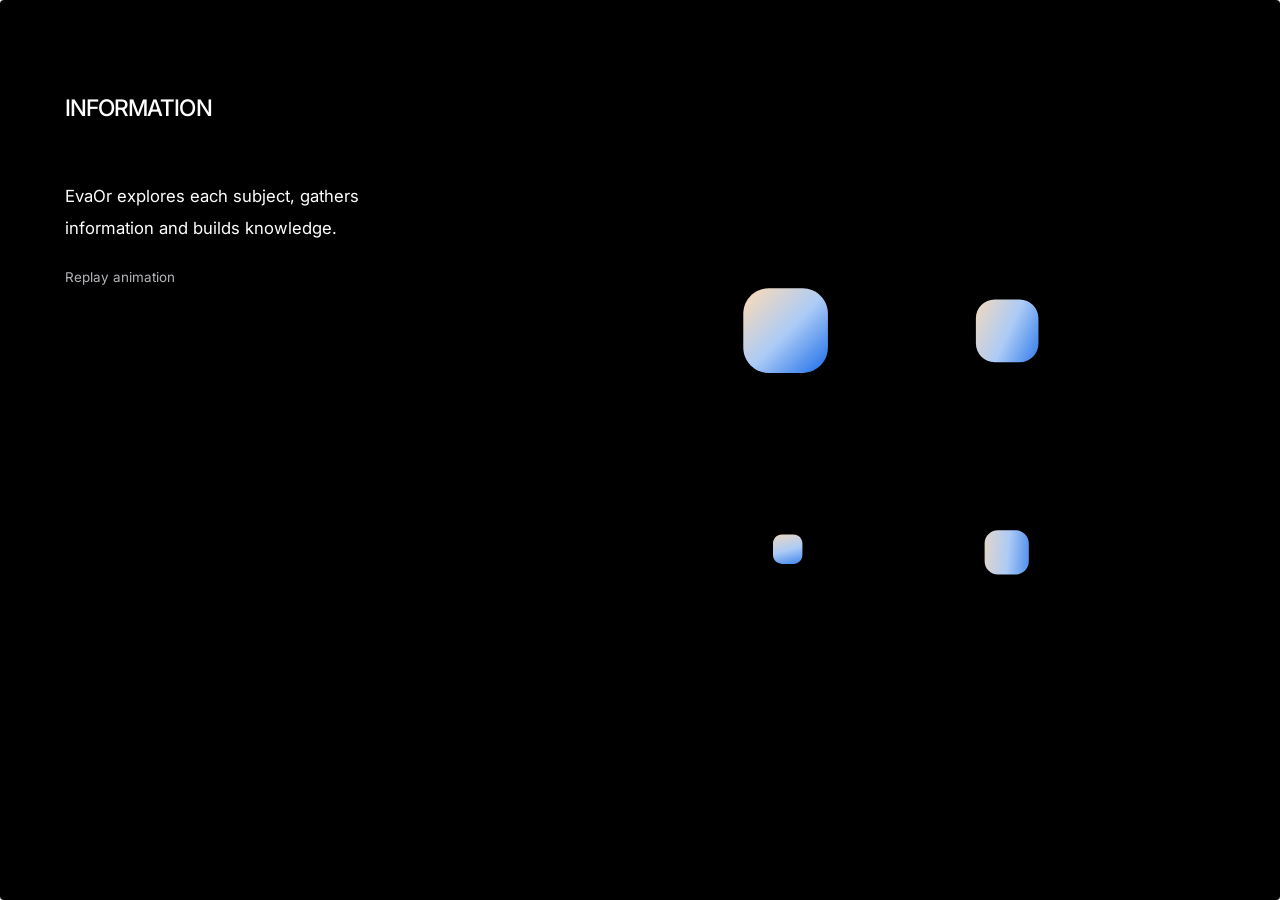
<file: animation-concept-blocks.html>
<!doctype html><html lang="en"><head><meta charset="utf-8"><meta name="viewport" content="width=device-width,initial-scale=1"><link rel="stylesheet" href="brandbook.css"><style>html,body{margin:0;background:#fff;overflow:hidden}.slide[data-concept]{position:relative!important;width:100vw!important;height:100vh!important;min-height:0!important;padding:0!important}.slide[data-concept] .slide-content{position:relative!important;display:block!important;width:100%!important;height:100%!important;max-width:none!important}.slide-description{position:static!important}.slide-description h1{position:absolute!important;top:10.3%;left:5%;width:35%;margin:0;text-align:left;text-transform:uppercase;font-size:clamp(13px,1.8vw,22px)!important;line-height:1.2!important;font-weight:500}.slide-description p{position:relative!important;top:auto;left:auto;width:auto;margin:0;text-align:left;font-size:clamp(12px,1.4vw,17px)!important;line-height:1.8!important}.slide-description{position:absolute!important;top:19.8%;left:5%;width:32%}.slide-description h1{top:auto;left:auto;transform:translateY(-4.5em)}.slide-description .replay{position:static!important;margin-top:18px;font-size:clamp(9px,.85vw,10px)}.slide[data-concept] .concept-space-stage{position:absolute!important;width:min(46vw,70vh)!important;height:min(46vw,70vh)!important;max-width:none!important;left:70%;top:49%;transform:translate(-50%,-50%)}.final-logo{position:absolute;left:8%;top:43%;width:84%;opacity:0}.show-final .final-logo{animation:reveal-logo 1s 5.4s forwards}.show-final .star-stage svg{animation:hide-star 1s 5.4s forwards}@keyframes reveal-logo{to{opacity:1}}@keyframes hide-star{to{opacity:0}} .slide-description{position:static!important}.slide-description h1{position:absolute!important;top:10.46%!important;left:5.05%!important;transform:none!important;font-size:1.782vw!important}.slide-description p{position:absolute!important;top:20.14%!important;left:5.05%!important;width:30%!important;font-size:1.307vw!important;line-height:1.909!important}.slide-description .replay{position:absolute!important;top:42%!important;left:5.05%!important;font-size:1.05vw!important;margin:0!important} .slide-description{position:absolute!important;top:20.14%;left:5.05%;width:30%}.slide-description h1{position:fixed!important;top:10.46%!important;left:5.05%!important}.slide-description p{position:static!important;width:100%!important;margin:0!important}.slide-description .replay{position:static!important;display:block;margin:14px 0 0!important}</style></head><body><section class="slide concept-knowledge-slide" id="concept-03-blocks" data-concept="3" aria-labelledby="concept-03-blocks-title">
      
      <div class="slide-content">
        <div class="slide-description">
          <h1 id="concept-03-blocks-title">Information</h1>
          <p>EvaOr explores each subject, gathers information and builds knowledge.</p>
          <button class="replay knowledge-replay" type="button">Replay animation</button>
        </div>
        <div class="concept-space-stage knowledge-stage"><svg xmlns="http://www.w3.org/2000/svg" viewBox="0 0 640 640" role="img" aria-labelledby="information-blocks-title">
<title id="information-blocks-title">Четыре информационных блока: от малого внизу слева к большому вверху слева</title>
<defs><linearGradient id="information-block-light" x1="0%" y1="0%" x2="100%" y2="100%"><stop stop-color="#ffdbb3"/><stop offset=".52" stop-color="#accbf6"/><stop offset="1" stop-color="#1a6ce8"/></linearGradient></defs>
<g fill="url(#information-block-light)"><g class="information-block" style="--delay:0.0s" transform="translate(200 440) rotate(30) scale(4.532577904) translate(-84.51 -50.685)"><path d="M81.7,47.63l2.44-1.41c1.01-.58,2.31-.24,2.89.77h0s1.41,2.44,1.41,2.44c.58,1.01.24,2.31-.77,2.89h0s-2.44,1.41-2.44,1.41c-1.01.58-2.31.24-2.89-.77h0s-1.41-2.44-1.41-2.44c-.58-1.01-.24-2.31.77-2.89h0Z"/></g><g class="information-block" style="--delay:0.3s" transform="translate(440 440) rotate(-40) scale(5.042016807) translate(-83.835 -34.8)"><path d="M78.89,33.39l2.45-2.92c1.02-1.21,2.82-1.37,4.03-.35h0s2.92,2.45,2.92,2.45c1.21,1.02,1.37,2.82.35,4.03h0s-2.45,2.92-2.45,2.92c-1.02,1.21-2.82,1.37-4.03.35h0s-2.92-2.45-2.92-2.45c-1.21-1.02-1.37-2.82-.35-4.03h0Z"/></g><g class="information-block" style="--delay:0.6s" transform="translate(440 200) rotate(-20) scale(5.501618123) translate(-74.93 -19.54)"><path d="M68.4,19.86l1.69-4.65c.7-1.92,2.83-2.92,4.75-2.22h0l4.65,1.69c1.92.7,2.92,2.83,2.22,4.75h0l-1.69,4.65c-.7,1.92-2.83,2.92-4.75,2.22h0l-4.65-1.69c-1.92-.7-2.92-2.83-2.22-4.75h0Z"/></g><g class="information-block" style="--delay:0.9s" transform="translate(200 200) rotate(0) scale(5.997392438) translate(-58.52 -7.67)"><path d="M50.85,10.74v-6.14c0-2.54,2.06-4.6,4.6-4.6h6.14c2.54,0,4.6,2.06,4.6,4.6h0v6.14c0,2.54-2.06,4.6-4.6,4.6h-6.14c-2.54,0-4.6-2.06-4.6-4.6h0Z"/></g></g>
</svg></div>
      </div>
    </section><script src="brandbook.js"></script><script>const slide=document.querySelector('.concept-star-slide');if(slide){const restart=()=>{slide.classList.remove('show-final');void slide.offsetWidth;slide.classList.add('show-final')};new IntersectionObserver(e=>{if(e[0].isIntersecting)restart();else slide.classList.remove('show-final')},{threshold:.25}).observe(slide);slide.querySelector('.star-replay').addEventListener('click',restart)}</script></body></html>
</file>
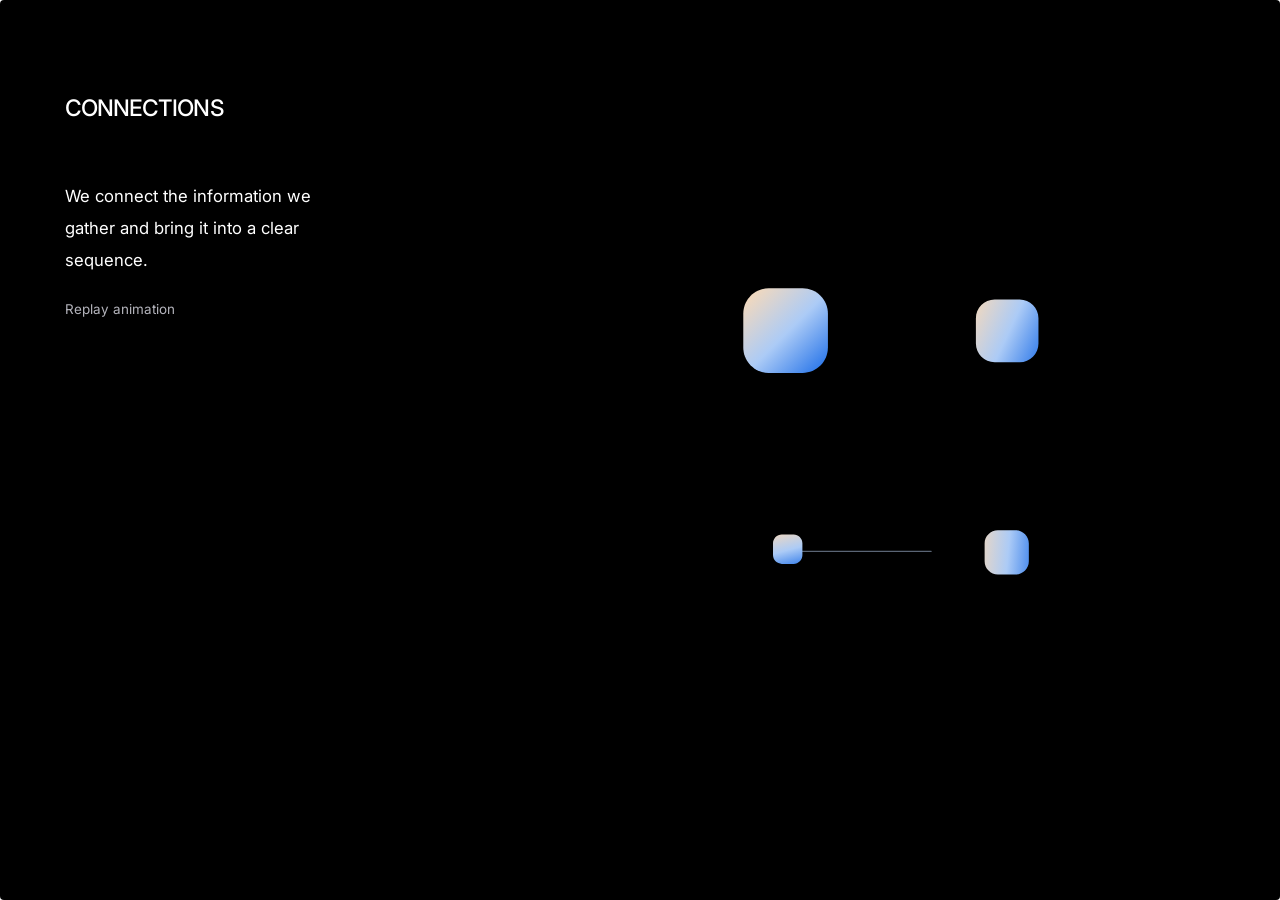
<file: animation-concept-chain.html>
<!doctype html><html lang="en"><head><meta charset="utf-8"><meta name="viewport" content="width=device-width,initial-scale=1"><link rel="stylesheet" href="brandbook.css"><style>html,body{margin:0;background:#fff;overflow:hidden}.slide[data-concept]{position:relative!important;width:100vw!important;height:100vh!important;min-height:0!important;padding:0!important}.slide[data-concept] .slide-content{position:relative!important;display:block!important;width:100%!important;height:100%!important;max-width:none!important}.slide-description{position:static!important}.slide-description h1{position:absolute!important;top:10.3%;left:5%;width:35%;margin:0;text-align:left;text-transform:uppercase;font-size:clamp(13px,1.8vw,22px)!important;line-height:1.2!important;font-weight:500}.slide-description p{position:relative!important;top:auto;left:auto;width:auto;margin:0;text-align:left;font-size:clamp(12px,1.4vw,17px)!important;line-height:1.8!important}.slide-description{position:absolute!important;top:19.8%;left:5%;width:32%}.slide-description h1{top:auto;left:auto;transform:translateY(-4.5em)}.slide-description .replay{position:static!important;margin-top:18px;font-size:clamp(9px,.85vw,10px)}.slide[data-concept] .concept-space-stage{position:absolute!important;width:min(46vw,70vh)!important;height:min(46vw,70vh)!important;max-width:none!important;left:70%;top:49%;transform:translate(-50%,-50%)}.final-logo{position:absolute;left:8%;top:43%;width:84%;opacity:0}.show-final .final-logo{animation:reveal-logo 1s 5.4s forwards}.show-final .star-stage svg{animation:hide-star 1s 5.4s forwards}@keyframes reveal-logo{to{opacity:1}}@keyframes hide-star{to{opacity:0}} .slide-description{position:static!important}.slide-description h1{position:absolute!important;top:10.46%!important;left:5.05%!important;transform:none!important;font-size:1.782vw!important}.slide-description p{position:absolute!important;top:20.14%!important;left:5.05%!important;width:30%!important;font-size:1.307vw!important;line-height:1.909!important}.slide-description .replay{position:absolute!important;top:42%!important;left:5.05%!important;font-size:1.05vw!important;margin:0!important} .slide-description{position:absolute!important;top:20.14%;left:5.05%;width:30%}.slide-description h1{position:fixed!important;top:10.46%!important;left:5.05%!important}.slide-description p{position:static!important;width:100%!important;margin:0!important}.slide-description .replay{position:static!important;display:block;margin:14px 0 0!important}</style></head><body><section class="slide concept-chain-slide" id="concept-03-chain" data-concept="3" aria-labelledby="concept-03-chain-title">
      
      <div class="slide-content">
        <div class="slide-description">
          <h1 id="concept-03-chain-title">Connections</h1>
          <p>We connect the information we gather and bring it into a clear sequence.</p>
          <button class="replay chain-replay" type="button">Replay animation</button>
        </div>
        <div class="concept-space-stage chain-stage"><svg xmlns="http://www.w3.org/2000/svg" viewBox="0 0 640 640" role="img" aria-labelledby="chain-art-title">
<title id="chain-art-title">Четыре блока соединяются и складываются в один луч знака EvaOr</title>
<defs><linearGradient id="chain-light" x1="0%" y1="0%" x2="100%" y2="100%"><stop stop-color="#ffdbb3"/><stop offset=".52" stop-color="#accbf6"/><stop offset="1" stop-color="#1a6ce8"/></linearGradient></defs>
<path class="chain-link" d="M200 440 L440 440 L440 200 L200 200" fill="none" stroke="#a5b9d6" stroke-width="1.2" opacity="0"/>
<g fill="url(#chain-light)"><g class="chain-block" transform="translate(200 440) rotate(30) scale(4.532577904) translate(-84.51 -50.685)"><path d="M81.7,47.63l2.44-1.41c1.01-.58,2.31-.24,2.89.77h0s1.41,2.44,1.41,2.44c.58,1.01.24,2.31-.77,2.89h0s-2.44,1.41-2.44,1.41c-1.01.58-2.31.24-2.89-.77h0s-1.41-2.44-1.41-2.44c-.58-1.01-.24-2.31.77-2.89h0Z"/></g><g class="chain-block" transform="translate(440 440) rotate(-40) scale(5.042016807) translate(-83.835 -34.8)"><path d="M78.89,33.39l2.45-2.92c1.02-1.21,2.82-1.37,4.03-.35h0s2.92,2.45,2.92,2.45c1.21,1.02,1.37,2.82.35,4.03h0s-2.45,2.92-2.45,2.92c-1.02,1.21-2.82,1.37-4.03.35h0s-2.92-2.45-2.92-2.45c-1.21-1.02-1.37-2.82-.35-4.03h0Z"/></g><g class="chain-block" transform="translate(440 200) rotate(-20) scale(5.501618123) translate(-74.93 -19.54)"><path d="M68.4,19.86l1.69-4.65c.7-1.92,2.83-2.92,4.75-2.22h0l4.65,1.69c1.92.7,2.92,2.83,2.22,4.75h0l-1.69,4.65c-.7,1.92-2.83,2.92-4.75,2.22h0l-4.65-1.69c-1.92-.7-2.92-2.83-2.22-4.75h0Z"/></g><g class="chain-block" transform="translate(200 200) rotate(0) scale(5.997392438) translate(-58.52 -7.67)"><path d="M50.85,10.74v-6.14c0-2.54,2.06-4.6,4.6-4.6h6.14c2.54,0,4.6,2.06,4.6,4.6h0v6.14c0,2.54-2.06,4.6-4.6,4.6h-6.14c-2.54,0-4.6-2.06-4.6-4.6h0Z"/></g></g>

</svg></div>
      </div>
    </section><script src="brandbook.js"></script><script>const slide=document.querySelector('.concept-star-slide');if(slide){const restart=()=>{slide.classList.remove('show-final');void slide.offsetWidth;slide.classList.add('show-final')};new IntersectionObserver(e=>{if(e[0].isIntersecting)restart();else slide.classList.remove('show-final')},{threshold:.25}).observe(slide);slide.querySelector('.star-replay').addEventListener('click',restart)}</script></body></html>
</file>
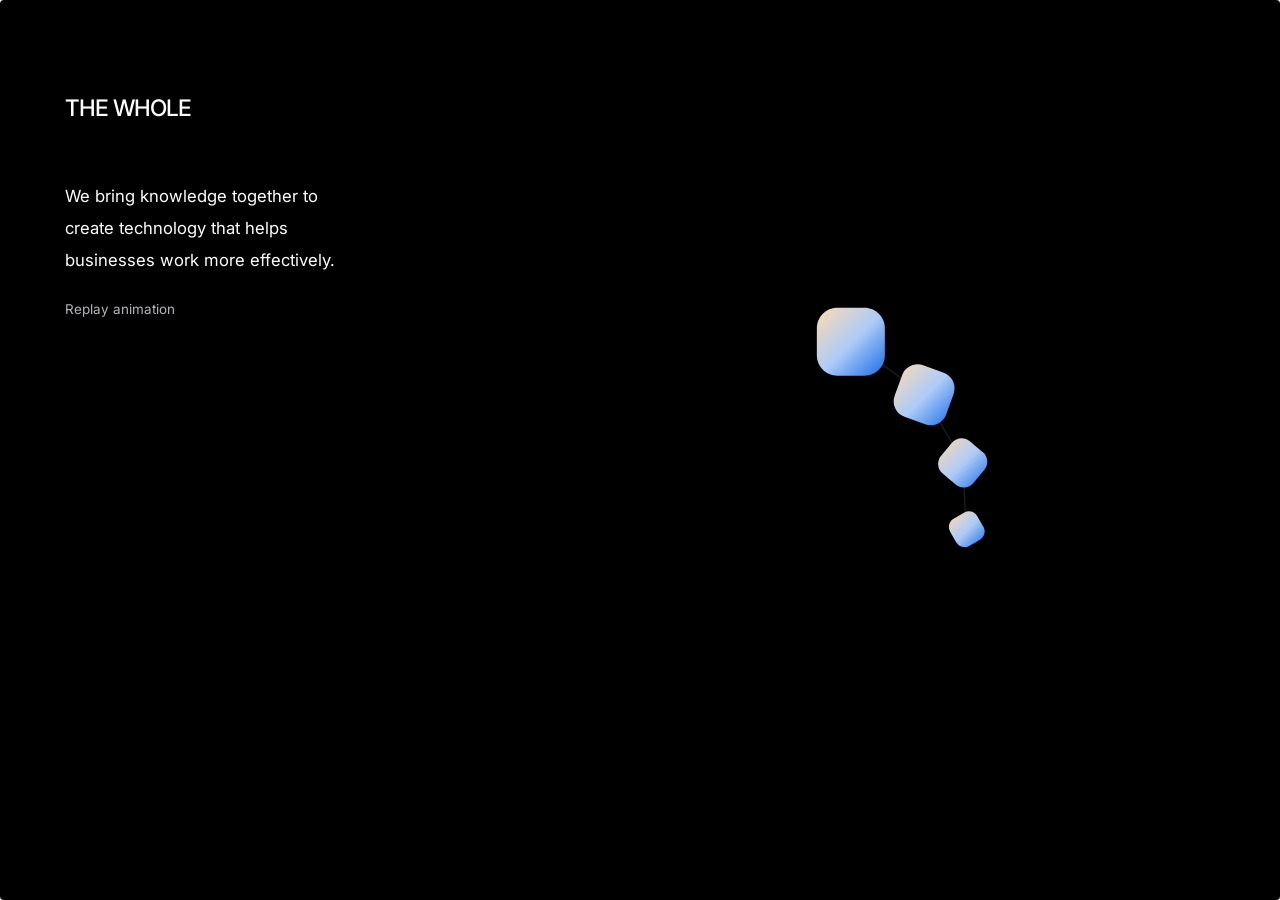
<file: animation-concept-star.html>
<!doctype html><html lang="en"><head><meta charset="utf-8"><meta name="viewport" content="width=device-width,initial-scale=1"><link rel="stylesheet" href="brandbook.css"><style>html,body{margin:0;background:#fff;overflow:hidden}.slide[data-concept]{position:relative!important;width:100vw!important;height:100vh!important;min-height:0!important;padding:0!important}.slide[data-concept] .slide-content{position:relative!important;display:block!important;width:100%!important;height:100%!important;max-width:none!important}.slide-description{position:static!important}.slide-description h1{position:absolute!important;top:10.3%;left:5%;width:35%;margin:0;text-align:left;text-transform:uppercase;font-size:clamp(13px,1.8vw,22px)!important;line-height:1.2!important;font-weight:500}.slide-description p{position:relative!important;top:auto;left:auto;width:auto;margin:0;text-align:left;font-size:clamp(12px,1.4vw,17px)!important;line-height:1.8!important}.slide-description{position:absolute!important;top:19.8%;left:5%;width:32%}.slide-description h1{top:auto;left:auto;transform:translateY(-4.5em)}.slide-description .replay{position:static!important;margin-top:18px;font-size:clamp(9px,.85vw,10px)}.slide[data-concept] .concept-space-stage{position:absolute!important;width:min(46vw,70vh)!important;height:min(46vw,70vh)!important;max-width:none!important;left:70%;top:49%;transform:translate(-50%,-50%)}.final-logo{position:absolute;left:8%;top:43%;width:84%;opacity:0}.show-final .final-logo{animation:reveal-logo 1s 5.4s forwards}.show-final .star-stage svg{animation:hide-star 1s 5.4s forwards}@keyframes reveal-logo{to{opacity:1}}@keyframes hide-star{to{opacity:0}} .slide-description{position:static!important}.slide-description h1{position:absolute!important;top:10.46%!important;left:5.05%!important;transform:none!important;font-size:1.782vw!important}.slide-description p{position:absolute!important;top:20.14%!important;left:5.05%!important;width:30%!important;font-size:1.307vw!important;line-height:1.909!important}.slide-description .replay{position:absolute!important;top:42%!important;left:5.05%!important;font-size:1.05vw!important;margin:0!important} .slide-description{position:absolute!important;top:20.14%;left:5.05%;width:30%}.slide-description h1{position:fixed!important;top:10.46%!important;left:5.05%!important}.slide-description p{position:static!important;width:100%!important;margin:0!important}.slide-description .replay{position:static!important;display:block;margin:14px 0 0!important}</style></head><body><section class="slide concept-star-slide" id="concept-03-star" data-concept="3" aria-labelledby="concept-03-star-title">
      
      <div class="slide-content">
        <div class="slide-description">
          <h1 id="concept-03-star-title">The whole</h1>
          <p>We bring knowledge together to create technology that helps businesses work more effectively.</p>
          <button class="replay star-replay" type="button">Replay animation</button>
        </div>
        <div class="concept-space-stage star-stage"><svg xmlns="http://www.w3.org/2000/svg" viewBox="0 0 640 640" role="img" aria-labelledby="star-assembly-title">
<title id="star-assembly-title">Шесть лучей складываются в оригинальный знак EvaOr</title>
<defs><linearGradient id="star-light" x1="0%" y1="0%" x2="100%" y2="100%"><stop stop-color="#ffdbb3"/><stop offset=".52" stop-color="#accbf6"/><stop offset="1" stop-color="#1a6ce8"/></linearGradient></defs>
<g class="star-assembly" transform="translate(-28 185) scale(5)" fill="url(#star-light)">
<path class="star-start-link" d="M84.51 50.685 L83.835 34.8 L74.93 19.54 L58.52 7.67" fill="none" stroke="#a5b9d6" stroke-width=".24" opacity=".3"/>
<g class="star-ray" opacity="1" transform="rotate(0 58.52 65.085)"><path d="M81.7,47.63l2.44-1.41c1.01-.58,2.31-.24,2.89.77h0s1.41,2.44,1.41,2.44c.58,1.01.24,2.31-.77,2.89h0s-2.44,1.41-2.44,1.41c-1.01.58-2.31.24-2.89-.77h0s-1.41-2.44-1.41-2.44c-.58-1.01-.24-2.31.77-2.89h0Z"/><path d="M78.89,33.39l2.45-2.92c1.02-1.21,2.82-1.37,4.03-.35h0s2.92,2.45,2.92,2.45c1.21,1.02,1.37,2.82.35,4.03h0s-2.45,2.92-2.45,2.92c-1.02,1.21-2.82,1.37-4.03.35h0s-2.92-2.45-2.92-2.45c-1.21-1.02-1.37-2.82-.35-4.03h0Z"/><path d="M68.4,19.86l1.69-4.65c.7-1.92,2.83-2.92,4.75-2.22h0l4.65,1.69c1.92.7,2.92,2.83,2.22,4.75h0l-1.69,4.65c-.7,1.92-2.83,2.92-4.75,2.22h0l-4.65-1.69c-1.92-.7-2.92-2.83-2.22-4.75h0Z"/><path d="M50.85,10.74v-6.14c0-2.54,2.06-4.6,4.6-4.6h6.14c2.54,0,4.6,2.06,4.6,4.6h0v6.14c0,2.54-2.06,4.6-4.6,4.6h-6.14c-2.54,0-4.6-2.06-4.6-4.6h0Z"/></g><g class="star-ray" opacity="0" transform="rotate(-60 58.52 65.085)"><path d="M85.23,76.43l2.44,1.41c1.01.58,1.36,1.88.77,2.89h0s-1.41,2.44-1.41,2.44c-.58,1.01-1.88,1.36-2.89.77h0s-2.44-1.41-2.44-1.41c-1.01-.58-1.36-1.88-.77-2.89h0s1.41-2.44,1.41-2.44c.58-1.01,1.88-1.36,2.89-.77h0Z"/><path d="M96.15,66.88l3.75.66c1.56.27,2.59,1.76,2.32,3.31h0s-.66,3.75-.66,3.75c-.27,1.56-1.76,2.59-3.31,2.32h0s-3.75-.66-3.75-.66c-1.56-.27-2.59-1.76-2.32-3.31h0s.66-3.75.66-3.75c.27-1.56,1.76-2.59,3.31-2.32h0Z"/><path d="M102.62,51.03l4.87-.86c2.02-.36,3.94.99,4.3,3.01h0l.86,4.87c.36,2.02-.99,3.94-3.01,4.3h0l-4.87.86c-2.02.36-3.94-.99-4.3-3.01h0l-.86-4.87c-.36-2.02.99-3.94,3.01-4.3h0Z"/><path d="M101.75,31.27l5.31-3.07c2.2-1.27,5.02-.52,6.29,1.68h0s3.07,5.31,3.07,5.31c1.27,2.2.52,5.02-1.68,6.29h0s-5.31,3.07-5.31,3.07c-2.2,1.27-5.02.52-6.29-1.68h0s-3.07-5.31-3.07-5.31c-1.27-2.2-.52-5.02,1.68-6.29h0Z"/></g><g class="star-ray" opacity="0" transform="rotate(-120 58.52 65.085)"><path d="M62.04,93.89v2.82c0,1.17-.95,2.12-2.12,2.12h-2.82c-1.17,0-2.12-.95-2.12-2.12h0v-2.82c0-1.17.95-2.12,2.12-2.12h2.82c1.17,0,2.12.95,2.12,2.12h0Z"/><path d="M75.78,98.58l1.3,3.58c.54,1.48-.23,3.12-1.71,3.66h0s-3.58,1.3-3.58,1.3c-1.48.54-3.12-.23-3.66-1.71h0s-1.3-3.58-1.3-3.58c-.54-1.48.23-3.12,1.71-3.66h0s3.58-1.3,3.58-1.3c1.48-.54,3.12.23,3.66,1.71h0Z"/><path d="M92.74,96.25l3.18,3.79c1.32,1.57,1.11,3.91-.46,5.22h0l-3.79,3.18c-1.57,1.32-3.91,1.11-5.22-.46h0l-3.18-3.79c-1.32-1.57-1.11-3.91.46-5.22h0l3.79-3.18c1.57-1.32,3.91-1.11,5.22.46h0Z"/><path d="M109.42,85.61l5.31,3.07c2.2,1.27,2.96,4.09,1.68,6.29h0s-3.07,5.31-3.07,5.31c-1.27,2.2-4.09,2.96-6.29,1.68h0s-5.31-3.07-5.31-3.07c-2.2-1.27-2.96-4.09-1.68-6.29h0s3.07-5.31,3.07-5.31c1.27-2.2,4.09-2.96,6.29-1.68h0Z"/></g><g class="star-ray" opacity="0" transform="rotate(-180 58.52 65.085)"><path d="M35.33,82.54l-2.44,1.41c-1.01.58-2.31.24-2.89-.77h0s-1.41-2.44-1.41-2.44c-.58-1.01-.24-2.31.77-2.89h0s2.44-1.41,2.44-1.41c1.01-.58,2.31-.24,2.89.77h0s1.41,2.44,1.41,2.44c.58,1.01.24,2.31-.77,2.89h0Z"/><path d="M38.14,96.78l-2.45,2.92c-1.02,1.21-2.82,1.37-4.03.35h0s-2.92-2.45-2.92-2.45c-1.21-1.02-1.37-2.82-.35-4.03h0s2.45-2.92,2.45-2.92c1.02-1.21,2.82-1.37,4.03-.35h0s2.92,2.45,2.92,2.45c1.21,1.02,1.37,2.82.35,4.03h0Z"/><path d="M48.63,110.31l-1.69,4.65c-.7,1.92-2.83,2.92-4.75,2.22h0l-4.65-1.69c-1.92-.7-2.92-2.83-2.22-4.75h0l1.69-4.65c.7-1.92,2.83-2.92,4.75-2.22h0l4.65,1.69c1.92.7,2.92,2.83,2.22,4.75h0Z"/><path d="M66.19,119.43v6.14c0,2.54-2.06,4.6-4.6,4.6h-6.14c-2.54,0-4.6-2.06-4.6-4.6h0v-6.14c0-2.54,2.06-4.6,4.6-4.6h6.14c2.54,0,4.6,2.06,4.6,4.6h0Z"/></g><g class="star-ray" opacity="0" transform="rotate(-240 58.52 65.085)"><path d="M31.8,53.74l-2.44-1.41c-1.01-.58-1.36-1.88-.77-2.89h0s1.41-2.44,1.41-2.44c.58-1.01,1.88-1.36,2.89-.77h0s2.44,1.41,2.44,1.41c1.01.58,1.36,1.88.77,2.89h0s-1.41,2.44-1.41,2.44c-.58,1.01-1.88,1.36-2.89.77h0Z"/><path d="M20.88,63.29l-3.75-.66c-1.56-.27-2.59-1.76-2.32-3.31h0s.66-3.75.66-3.75c.27-1.56,1.76-2.59,3.31-2.32h0s3.75.66,3.75.66c1.56.27,2.59,1.76,2.32,3.31h0s-.66,3.75-.66,3.75c-.27,1.56-1.76,2.59-3.31,2.32h0Z"/><path d="M14.41,79.14l-4.87.86c-2.02.36-3.94-.99-4.3-3.01h0l-.86-4.87c-.36-2.02.99-3.94,3.01-4.3h0l4.87-.86c2.02-.36,3.94.99,4.3,3.01h0l.86,4.87c.36,2.02-.99,3.94-3.01,4.3h0Z"/><path d="M15.29,98.9l-5.31,3.07c-2.2,1.27-5.02.52-6.29-1.68h0s-3.07-5.31-3.07-5.31c-1.27-2.2-.52-5.02,1.68-6.29h0s5.31-3.07,5.31-3.07c2.2-1.27,5.02-.52,6.29,1.68h0s3.07,5.31,3.07,5.31c1.27,2.2.52,5.02-1.68,6.29h0Z"/></g><g class="star-ray" opacity="0" transform="rotate(-300 58.52 65.085)"><path d="M54.99,36.28v-2.82c0-1.17.95-2.12,2.12-2.12h2.82c1.17,0,2.12.95,2.12,2.12h0v2.82c0,1.17-.95,2.12-2.12,2.12h-2.82c-1.17,0-2.12-.95-2.12-2.12h0Z"/><path d="M41.25,31.59l-1.3-3.58c-.54-1.48.23-3.12,1.71-3.66h0s3.58-1.3,3.58-1.3c1.48-.54,3.12.23,3.66,1.71h0s1.3,3.58,1.3,3.58c.54,1.48-.23,3.12-1.71,3.66h0s-3.58,1.3-3.58,1.3c-1.48.54-3.12-.23-3.66-1.71h0Z"/><path d="M24.29,33.91l-3.18-3.79c-1.32-1.57-1.11-3.91.46-5.22h0l3.79-3.18c1.57-1.32,3.91-1.11,5.22.46h0l3.18,3.79c1.32,1.57,1.11,3.91-.46,5.22h0l-3.79,3.18c-1.57,1.32-3.91,1.11-5.22-.46h0Z"/><path d="M7.62,44.55l-5.31-3.07c-2.2-1.27-2.96-4.09-1.68-6.29h0s3.07-5.31,3.07-5.31c1.27-2.2,4.09-2.96,6.29-1.68h0s5.31,3.07,5.31,3.07c2.2,1.27,2.96,4.09,1.68,6.29h0s-3.07,5.31-3.07,5.31c-1.27,2.2-4.09,2.96-6.29,1.68h0Z"/></g></g></svg>
        </div>
      </div>
    </section><script src="brandbook.js"></script></body></html>
</file>
<file: style.css>
@font-face{font-family:Inter;src:url('Inter-Variable.ttf') format('truetype');font-weight:100 900;font-display:swap}
*{box-sizing:border-box}body{margin:0;background:#f1f1ef;color:#141414;font-family:Inter,Arial,sans-serif}.app{min-height:100vh;display:grid;grid-template-columns:264px minmax(0,1fr)}.sidebar{position:sticky;top:0;height:100vh;background:#fff;border-right:1px solid #e5e5e2;padding:38px 28px}.sidebar-brand img{display:block;width:101px;height:auto}.sidebar-label{margin-top:13px;color:#888;font-size:9px;letter-spacing:.11em}.sidebar nav{margin-top:99px}.nav-heading{font-size:10px;color:#92928e;letter-spacing:.09em;margin:0 0 17px 10px}.nav-item{height:45px;padding:0 10px;display:flex;align-items:center;justify-content:space-between;text-decoration:none;color:#858581;font-size:13px;border-radius:3px}.nav-item span:last-child{font-size:10px;color:#aaa}.nav-item.active{background:#f1f1ef;color:#151515;font-weight:550}.nav-item.active span:last-child{color:#151515}.main{min-width:0;padding:4.4%;display:flex;align-items:center}.cover{width:100%;aspect-ratio:841.89 / 651.968;background:#101010;color:#fff;padding:11% 5% 5%;display:flex;flex-direction:column;justify-content:space-between}.cover-logo{display:block;width:100%;height:auto}.cover h1{font-size:clamp(28px,4vw,56px);line-height:1;font-weight:500;text-transform:uppercase;letter-spacing:-.04em;margin:0}@media(max-width:760px){.app{display:block}.sidebar{height:auto;position:relative;padding:22px 20px 0;border:0}.sidebar-brand img{width:80px}.sidebar-label{margin-top:8px}.sidebar nav{margin:24px -20px 0;display:flex;overflow-x:auto;border-top:1px solid #eee}.nav-heading{display:none}.nav-item{flex:none;height:48px;padding:0 20px;border-radius:0;gap:12px}.nav-item.active{background:none;border-bottom:2px solid #111}.nav-item span:last-child{display:none}.main{padding:16px}.cover{min-height:360px;aspect-ratio:auto;padding:12% 6% 6%}.cover h1{font-size:clamp(28px,7vw,46px)}}
.cover-bottom{display:flex;justify-content:space-between;align-items:flex-end;gap:20px}.cover-date{margin:0 0 20px;font-size:clamp(9px,1vw,13px);font-weight:400}.cover-credit{font-size:clamp(10px,1vw,13px);color:#858585;white-space:nowrap}@media(max-width:760px){.cover-date{margin-bottom:12px}.cover-credit{font-size:10px}}
.cover-credit{text-align:right;line-height:1.5}.cover-credit span{color:#858585}
.main{display:block}.cover,.purpose{width:100%}.purpose{margin-top:28px;aspect-ratio:841.89 / 651.968;background:#fff;padding:14.5% 5% 3.4%;display:flex;flex-direction:column;justify-content:space-between}.purpose-grid{display:grid;grid-template-columns:1fr 1fr;gap:5%}.purpose h2{font-size:clamp(26px,4vw,55px);line-height:1.2;letter-spacing:-.04em;text-transform:uppercase;font-weight:500;margin:0}.purpose-copy p{font-size:clamp(15px,1.75vw,23px);line-height:1.7;margin:0 0 1.7em}.purpose-copy p+p{font-size:clamp(12px,1.15vw,16px);line-height:1.8}.purpose-footer{border-top:1px solid #171717;padding-top:9px;display:flex;gap:35px;color:#777;font-size:9px}@media(max-width:760px){.purpose{aspect-ratio:auto;min-height:520px;padding:50px 6% 25px}.purpose-grid{grid-template-columns:1fr;gap:32px}.purpose h2{font-size:clamp(28px,7vw,45px)}.purpose-copy p{font-size:16px}.purpose-copy p+p{font-size:13px}}
.purpose h2{font-size:clamp(23px,3.3vw,45px)}.purpose-copy p{font-size:clamp(14px,1.5vw,20px)}.purpose-copy p+p{font-size:clamp(12px,1.05vw,14px)}@media(max-width:760px){.purpose h2{font-size:clamp(25px,6vw,38px)}.purpose-copy p{font-size:15px}.purpose-copy p+p{font-size:13px}}
.purpose-footer{border-top:0;padding-top:0;gap:16px}
.logo-intro{position:relative;overflow:hidden;margin-top:28px;aspect-ratio:841.89 / 651.968;background:#ededeb;padding:14.5% 5% 5%}.logo-intro-grid{position:relative;z-index:1;display:grid;grid-template-columns:1fr 1fr;gap:5%}.logo-intro h2{font-size:clamp(34px,4.5vw,58px);line-height:1.1;font-weight:500;letter-spacing:-.04em;margin:0}.logo-intro p{font-size:clamp(14px,1.5vw,20px);line-height:1.7;margin:0}.logo-intro-symbol{position:absolute;width:55%;height:auto;right:-8%;bottom:-19%;opacity:.08}@media(max-width:760px){.logo-intro{aspect-ratio:auto;min-height:520px;padding:50px 6%}.logo-intro-grid{grid-template-columns:1fr;gap:32px}.logo-intro h2{font-size:40px}.logo-intro p{font-size:16px}.logo-intro-symbol{width:80%;right:-18%;bottom:-8%}}
body{background:#fff}.sidebar{background:#efefed}.nav-item.active{background:#dededb}.purpose{background:#f5f5f3}.logo-intro{background:#ededeb}.logo-intro-symbol{right:-13%;bottom:-8%}@media(max-width:760px){.logo-intro-symbol{right:-24%;bottom:0}}
body{background:#e7e7e5}.sidebar{background:#fff}.nav-item.active{background:#f1f1ef}.purpose{background:#fff}.logo-intro{background:#f5f5f3}
.logo-intro-symbol{left:52.25%;right:auto;bottom:-8%}.logo-intro-footer{position:absolute;z-index:1;bottom:4.4%;left:5%;display:flex;gap:16px;color:#777;font-size:9px}@media(max-width:760px){.logo-intro-symbol{left:6%;right:auto;bottom:-8%}.logo-intro-footer{left:6%;bottom:25px}}
.logo-intro-symbol{left:54%;bottom:-11%}@media(max-width:760px){.logo-intro-symbol{left:8%;bottom:-11%}}
.logo-showcase{position:relative;margin-top:28px;aspect-ratio:841.89 / 651.968;background:#101010;display:flex;align-items:center;justify-content:center}.logo-showcase img{width:47%;height:auto}.logo-showcase footer{position:absolute;bottom:4.4%;left:5%;display:flex;gap:16px;color:#999;font-size:9px}@media(max-width:760px){.logo-showcase{aspect-ratio:auto;min-height:400px}.logo-showcase img{width:70%}.logo-showcase footer{left:6%;bottom:25px}}
.logo-showcase{background:linear-gradient(to bottom,#1a6ce8 0%,#ffdbb3 100%)}.logo-showcase footer{color:#343434}
.logo-intro{container-type:inline-size;padding:0}.logo-intro-grid{position:absolute;top:19.2%;left:5.43%;right:5.43%;display:block}.logo-intro h2{position:absolute;left:0;top:0;font-size:4.75cqw;line-height:1.2;letter-spacing:0}.logo-intro p{margin-left:45.68%;font-size:2.02cqw;line-height:1.59}.logo-intro-symbol{left:46.17%;bottom:-11%}.logo-intro-footer{left:5.43%}@media(max-width:760px){.logo-intro{min-height:400px;aspect-ratio:841.89 / 651.968}.logo-intro-grid{top:19.2%;left:5.43%;right:5.43%}.logo-intro h2{position:static;font-size:clamp(26px,4.75cqw,38px)}.logo-intro p{margin:20px 0 0;font-size:clamp(14px,2.02cqw,18px);line-height:1.59}.logo-intro-symbol{left:46.17%;bottom:-11%}}
.story-slide{position:relative;margin-top:28px;aspect-ratio:841.89 / 651.968;background:#fff}.story-slide iframe{border:0;width:100%;height:100%;display:block}.story-slide footer{position:absolute;bottom:4.4%;left:5.43%;display:flex;gap:16px;color:#777;font-size:9px;pointer-events:none}@media(max-width:760px){.story-slide{min-height:400px}.story-slide footer{bottom:25px}}
.concept-overview{position:relative;container-type:inline-size;margin-top:28px;aspect-ratio:841.89 / 651.968;background:#fff}.concept-overview h2{position:absolute;left:5%;top:10.3%;margin:0;text-transform:uppercase;font-size:1.8cqw;font-weight:500}.concept-overview-copy{position:absolute;left:5%;top:19.8%;width:32%;font-size:1.4cqw;line-height:1.8}.concept-overview-copy p{margin:0 0 1.7em}.concept-overview-symbol{position:absolute;left:59%;top:28%;width:22%;height:auto}.concept-overview footer{position:absolute;bottom:4.4%;left:5.43%;display:flex;gap:16px;color:#777;font-size:9px}@media(max-width:760px){.concept-overview{aspect-ratio:auto;min-height:480px}.concept-overview h2{font-size:15px}.concept-overview-copy{width:40%;font-size:13px}.concept-overview-symbol{left:57%;width:30%;top:33%}.concept-overview footer{bottom:25px}}

.concept-overview-copy{font-size:1.25cqw;line-height:1.65}.concept-overview-copy p{margin-bottom:1.35em}@media(max-width:760px){.concept-overview-copy{font-size:12px;line-height:1.5}}

/* Editorial grid: PDF page 10, proportional to 841.89 × 651.968 pt. */
.concept-overview h2{left:5.05%;top:10.46%;font-size:1.782cqw;line-height:1.2}.concept-overview-copy{left:5.05%;top:20.14%;width:30%;font-size:1.307cqw;line-height:1.909}.concept-overview-copy p{margin:0 0 1.909em}@media(max-width:760px){.concept-overview h2{font-size:15px}.concept-overview-copy{width:42%;font-size:12px;line-height:1.65}}
.purpose-footer,.logo-intro-footer,.logo-showcase footer,.story-slide footer,.concept-overview footer{color:#aaa;font-size:8px;gap:14px}.logo-showcase footer{color:rgba(38,38,38,.48)}

.logo-anatomy{position:relative;container-type:inline-size;margin-top:28px;aspect-ratio:841.89 / 651.968;background:#fff}.logo-anatomy h2{position:absolute;left:5.05%;top:10.46%;margin:0;text-transform:uppercase;font-size:1.782cqw;line-height:1.2;font-weight:500}.logo-anatomy-copy{position:absolute;left:5.05%;top:20.14%;width:30%;font-size:1.307cqw;line-height:1.909}.logo-anatomy-copy p{margin:0 0 1.909em}.logo-anatomy-visual{position:absolute;left:46%;top:20.14%;width:49%;text-align:center}.logo-anatomy-labels{display:grid;grid-template-columns:25.46% 1fr;gap:7.86%;font-size:1.069cqw;color:#777}.logo-anatomy-labels i{display:block;height:1cqw;border:1px solid #555;border-bottom:0;margin-top:1.8cqw}.logo-anatomy-visual img{display:block;width:100%;height:auto;margin-top:3.5cqw}.logo-anatomy-visual p{font-size:1.069cqw;color:#777;margin:2.5cqw 0 0}.logo-anatomy footer{position:absolute;bottom:4.4%;left:5.43%;display:flex;gap:14px;color:#aaa;font-size:8px}@media(max-width:760px){.logo-anatomy{aspect-ratio:auto;min-height:480px}.logo-anatomy h2{font-size:15px}.logo-anatomy-copy{font-size:12px;width:38%;line-height:1.65}.logo-anatomy-visual{left:50%;width:45%;top:30%}.logo-anatomy-labels,.logo-anatomy-visual p{font-size:10px}.logo-anatomy footer{bottom:25px}}

.logo-versions{position:relative;container-type:inline-size;margin-top:28px;aspect-ratio:841.89 / 651.968;background:#fff}.logo-versions h2{position:absolute;left:5.05%;top:10.46%;margin:0;font-size:1.782cqw;font-weight:500;text-transform:uppercase;line-height:1.2}.logo-versions-copy{position:absolute;left:5.05%;top:20.14%;width:30%;font-size:1.307cqw;line-height:1.909}.logo-versions-copy p{margin:0 0 1.909em}.logo-versions-copy .size-note{color:#777;font-size:1.069cqw}.logo-versions-visual{position:absolute;left:46%;top:20.14%;width:49%;text-align:center}.versions-label,.versions-caption{font-size:1.069cqw;color:#777}.logo-measure{margin:4.5cqw 0 3cqw;padding:2cqw 0;border-top:1px solid #d3d3d3;border-bottom:1px solid #d3d3d3}.logo-measure img{display:block;width:100%;height:auto}.logo-versions footer{position:absolute;bottom:4.4%;left:5.43%;display:flex;gap:14px;color:#aaa;font-size:8px}@media(max-width:760px){.logo-versions{aspect-ratio:auto;min-height:480px}.logo-versions h2{font-size:15px}.logo-versions-copy{width:38%;font-size:12px;line-height:1.65}.logo-versions-copy .size-note,.versions-label,.versions-caption{font-size:10px}.logo-versions-visual{left:50%;width:45%;top:30%}.logo-versions footer{bottom:25px}}

.logo-geometry{position:relative;width:100%;margin-top:5cqw}.logo-geometry img{display:block;width:100%;height:auto}.logo-geometry span{position:absolute;top:0;bottom:0;border:1px solid #88cce9;pointer-events:none}.guide-frame{left:0;right:0}.guide-symbol{left:0;width:25.46%}.guide-wordmark{left:33.32%;right:0}.versions-minimum{text-align:left;margin-top:5cqw;color:#777;font-size:1.069cqw;line-height:1.7;max-width:70%}.minimum-example{width:27%;margin-bottom:2cqw}.minimum-example img{display:block;width:100%}.minimum-example i{display:block;height:.7cqw;margin-top:.7cqw;border:1px solid #777;border-top:0}.versions-minimum strong{font-weight:400}.versions-minimum p{margin:1.5em 0 0}@media(max-width:760px){.versions-minimum{font-size:10px;max-width:100%;line-height:1.5}.minimum-example{width:50%}}

.grid-proposal-label,.grid-proposal-note{font-size:1.02cqw;color:#777}.grid-proposal-label{margin-top:1.5cqw}.logo-geometry-grid{margin-top:2.6cqw}.logo-geometry-grid .guide-symbol{width:25.3%}.logo-geometry-grid .guide-wordmark{left:33.75%}.grid-overlay{left:0;right:0;border:0!important;background-image:repeating-linear-gradient(to right,transparent 0,transparent calc(2.8138% - .5px),rgba(74,178,222,.28) calc(2.8138% - .5px),rgba(74,178,222,.28) 2.8138%),repeating-linear-gradient(to bottom,transparent 0,transparent calc(10% - .5px),rgba(74,178,222,.28) calc(10% - .5px),rgba(74,178,222,.28) 10%)}.logo-geometry .dimension{border:0;bottom:auto;color:#666;font-size:1.05cqw}.logo-geometry .dimension-height{left:-3.5cqw;top:45%}.logo-geometry .dimension-gap{left:27%;top:-2cqw}.grid-proposal-note{margin-top:1.4cqw}.logo-versions .versions-minimum{margin-top:3cqw}@media(max-width:760px){.grid-proposal-label,.grid-proposal-note{font-size:10px}.logo-geometry .dimension{font-size:10px}.logo-geometry .dimension-height{left:-24px}}

.logo-geometry-grid .guide-symbol{width:25.62%}.logo-geometry-grid .guide-wordmark{left:32.91%}.logo-geometry-grid .grid-overlay{background-image:repeating-linear-gradient(to right,transparent 0,transparent calc(2.3745% - .5px),rgba(74,178,222,.28) calc(2.3745% - .5px),rgba(74,178,222,.28) 2.3745%),repeating-linear-gradient(to bottom,transparent 0,transparent calc(8.3333% - .5px),rgba(74,178,222,.28) calc(8.3333% - .5px),rgba(74,178,222,.28) 8.3333%)}.logo-geometry .dimension-gap{left:27%}

.logo-geometry-grid .guide-symbol{width:25.3%}.logo-geometry-grid .guide-wordmark{left:33.75%}.logo-geometry-grid .grid-overlay{background-image:repeating-linear-gradient(to right,transparent 0,transparent calc(2.8138% - .5px),rgba(74,178,222,.28) calc(2.8138% - .5px),rgba(74,178,222,.28) 2.8138%),repeating-linear-gradient(to bottom,transparent 0,transparent calc(10% - .5px),rgba(74,178,222,.28) calc(10% - .5px),rgba(74,178,222,.28) 10%)}

.logo-geometry-grid .guide-symbol{width:24.3546%}.logo-geometry-grid .guide-wordmark{left:32.4803%;top:20%;bottom:20%}.logo-geometry-grid .grid-overlay{background-image:repeating-linear-gradient(to right,transparent 0,transparent calc(2.7085% - .5px),rgba(74,178,222,.28) calc(2.7085% - .5px),rgba(74,178,222,.28) 2.7085%),repeating-linear-gradient(to bottom,transparent 0,transparent calc(10% - .5px),rgba(74,178,222,.28) calc(10% - .5px),rgba(74,178,222,.28) 10%)}.logo-geometry .dimension-top{left:101%;top:7%}.logo-geometry .dimension-bottom{left:101%;top:78%}

.minimum-examples{display:flex;gap:2.5cqw}.minimum-example{width:27%}.minimum-reversed img{background:#222;filter:invert(1);padding:2px}.logo-geometry-grid{margin-top:5cqw}.logo-versions .versions-minimum{margin-top:5cqw}

.logo-geometry-grid{margin-top:6cqw}.construction-guides{position:absolute;left:-7.479%;top:-30.68%;width:116.347%;height:156.484%;overflow:visible;pointer-events:none}.logo-versions .versions-minimum{margin-top:5cqw}.minimum-example{width:27%}

/* Keep all dimension lines and labels inside the right-hand working area. */
.logo-geometry-grid{width:82%;margin:8cqw auto 0}.construction-guides{left:-7.479%;top:-55.23%;width:116.347%;height:181.03%}.logo-versions-visual{right:5.05%;width:48.95%}

.logo-geometry-grid{width:82%;margin:8cqw 0 0}.construction-guides{left:-7.479%;top:-55.23%;width:116.347%;height:181.03%}

.construction-guides{left:-10.804%;width:119.671%}

.construction-guides{left:-14.128%;width:122.995%}

.logo-geometry-grid{width:94%;margin-left:0;margin-right:0}.logo-versions-visual .versions-label{width:94%;text-align:center}

.vertical-versions .logo-versions-visual{top:20.14%}.vertical-versions .versions-label{width:100%}.vertical-diagram{position:relative;width:72%;margin:4cqw auto 0}.vertical-diagram img,.vertical-diagram svg{display:block;width:100%;height:auto}.vertical-diagram svg{position:absolute;inset:0}.vertical-note{text-align:center;font-size:1.069cqw;color:#777;margin-top:2cqw}@media(max-width:760px){.vertical-diagram{width:100%}.vertical-note{font-size:10px}}

.vertical-diagram svg{inset:auto;left:-11.077%;top:-13.565%;width:122.154%;height:122.727%;overflow:visible}

.vertical-minimum{text-align:left;margin:3cqw 0 0 14%;font-size:1.069cqw;line-height:1.7;color:#777}.vertical-minimum-example{width:18%}.vertical-minimum-example img{width:100%;display:block}.vertical-minimum-example i{display:block;height:.7cqw;border:1px solid #777;border-top:0;margin-top:.5cqw}.vertical-minimum p{margin:1.3cqw 0 0}.vertical-minimum-note{max-width:85%}@media(max-width:760px){.vertical-minimum{font-size:10px;line-height:1.4}.vertical-minimum-example{width:30%}}

.vertical-diagram{margin-top:5.5cqw}

.vertical-minimum{margin-left:19.4%}@media(max-width:760px){.vertical-minimum{margin-left:7.5%}}

/* Both logo-version pages share the same right column and supporting-text edge. */
.vertical-versions .logo-versions-visual{left:46%;right:5.05%;width:48.95%;text-align:left}.vertical-versions .versions-label{width:72%;margin-left:auto;text-align:center}.vertical-diagram{width:72%;margin-left:auto;margin-right:0}.vertical-minimum{margin-left:0}@media(max-width:760px){.vertical-versions .logo-versions-visual{left:50%;right:5%;width:45%}.vertical-versions .versions-label{width:88%}.vertical-diagram{width:88%}.vertical-minimum{margin-left:0}}

.grid-review{position:absolute;inset:0;pointer-events:none;z-index:20}.grid-review-left,.grid-review-right{position:absolute;top:8%;bottom:8%;background:rgba(235,34,34,.14);border:1px solid rgba(220,30,30,.55)}.grid-review-left{left:5.05%;width:30%}.grid-review-right{left:46%;right:5.05%}.grid-review span{position:absolute;top:4px;left:5px;color:#c32020;font:600 9px Inter,Arial,sans-serif;letter-spacing:.05em}

.grid-review-right{left:auto;right:5.05%;width:60%}

.grid-review-right{left:43.05%;right:5.05%;width:auto}

/* Approved editorial grid: 5.05% + 30% + 8% + 51.9% + 5.05%. */
.vertical-versions .logo-versions-visual{left:43.05%;right:5.05%;width:51.9%}.vertical-versions .versions-label{width:72%;margin-left:0;text-align:center}.vertical-diagram{width:72%;margin-left:0;margin-right:0}.vertical-minimum{margin-left:0}@media(max-width:760px){.vertical-versions .logo-versions-visual{left:43.05%;right:5.05%;width:51.9%}.vertical-versions .versions-label,.vertical-diagram{width:88%;margin-left:0}.vertical-minimum{margin-left:0}}

.vertical-diagram{margin-left:-5.4%}.vertical-versions .versions-label{margin-left:-5.4%}@media(max-width:760px){.vertical-diagram,.vertical-versions .versions-label{margin-left:-6.6%}}

.vertical-versions .logo-versions-visual{height:71.86%}.vertical-diagram{width:86%;margin-left:-6.45%}.vertical-versions .versions-label{width:86%;margin-left:-6.45%}.vertical-minimum{position:absolute;bottom:0;left:0;margin:0}@media(max-width:760px){.vertical-diagram,.vertical-versions .versions-label{width:88%;margin-left:-6.6%}.vertical-minimum{position:static;margin:2cqw 0 0}}

.vertical-versions .logo-versions-visual{height:auto}.vertical-minimum{position:static;margin:60px 0 0}@media(max-width:760px){.vertical-minimum{position:static;margin:60px 0 0}}

.vertical-diagram{width:68%;margin-left:-5.1%}.vertical-versions .versions-label{width:68%;margin-left:-5.1%}.vertical-minimum{position:static;margin:30px 0 0}@media(max-width:760px){.vertical-diagram,.vertical-versions .versions-label{width:68%;margin-left:-5.1%}.vertical-minimum{margin:30px 0 0}}

.vertical-versions .logo-versions-visual{height:71.86%;display:flex;flex-direction:column;align-items:flex-start}.vertical-versions .versions-label{flex:0 0 auto}.vertical-diagram{flex:1 1 auto;min-height:0;max-width:86%;width:auto;aspect-ratio:406.23 / 309.63;max-height:calc(100% - 30px);margin-right:0}.vertical-diagram img{height:100%;width:100%}.vertical-minimum{flex:0 0 auto;position:static;margin:30px 0 0;padding:0}.vertical-minimum p:last-child{margin-bottom:0}@media(max-width:760px){.vertical-versions .logo-versions-visual{height:71.86%}.vertical-diagram{width:auto;max-width:86%;margin-right:0}.vertical-minimum{margin:30px 0 0}}

.vertical-diagram{margin-left:0;transform:translateX(-7.5%)}@media(max-width:760px){.vertical-diagram{margin-left:0;transform:translateX(-7.5%)}}

.exclusion-visual{position:absolute;left:43.05%;right:5.05%;top:20.14%;bottom:8%;display:flex;flex-direction:column;align-items:flex-start;gap:3cqw}.clear-diagram{background:#f1f1ef;border:1px dashed #c4c4c4;box-sizing:border-box}.clear-inner{background:#fff;border:1px dashed #c4c4c4}.clear-inner img{display:block;width:100%;height:auto}.clear-horizontal{width:78%;padding:10.65%}.clear-vertical{width:56%;padding:10.4%}.clear-vertical .clear-inner img{display:block}.exclusion-visual p{margin:auto 0 0;color:#777;font-size:1.069cqw;line-height:1.6}.exclusion-visual p span{font-size:.9cqw}@media(max-width:760px){.exclusion-visual{top:25%;gap:15px}.exclusion-visual p,.exclusion-visual p span{font-size:10px}.clear-horizontal{width:90%}.clear-vertical{width:65%}}

.clear-diagram{position:relative}.clear-marker{position:absolute;width:11%;height:auto;opacity:.18}.marker-top{top:0;left:50%;transform:translateX(-50%)}.marker-bottom{bottom:0;left:50%;transform:translateX(-50%)}.marker-left{left:0;top:50%;transform:translateY(-50%)}.marker-right{right:0;top:50%;transform:translateY(-50%)}

.exclusion-visual{gap:0}.clear-diagram{padding:0;border:0;background:#efefed;position:relative}.clear-horizontal{width:78%;aspect-ratio:764.61 / 325.92}.clear-vertical{width:55%;aspect-ratio:508.25 / 458.93;margin-top:3cqw}.clear-inner{border:0;position:absolute;background:#fff}.clear-horizontal .clear-inner{left:10.656%;right:10.656%;top:25%;bottom:25%}.clear-vertical .clear-inner{left:16.03%;right:16.03%;top:17.755%;bottom:17.755%;overflow:hidden}.clear-vertical .clear-inner img{position:absolute;width:117.647%;max-width:none;left:-8.824%;top:0;height:100%}.clear-marker{position:absolute;width:auto;height:auto;opacity:.18}.clear-horizontal .marker-top,.clear-horizontal .marker-bottom{width:9.58%;height:25%}.clear-horizontal .marker-left,.clear-horizontal .marker-right{width:9.58%;height:25%}.clear-vertical .marker-top,.clear-vertical .marker-bottom,.clear-vertical .marker-left,.clear-vertical .marker-right{width:14.415%;height:17.755%}.clear-guides{position:absolute;inset:0;pointer-events:none;background-image:repeating-linear-gradient(to right,#ccc 0 5px,transparent 5px 11px),repeating-linear-gradient(to right,#ccc 0 5px,transparent 5px 11px),repeating-linear-gradient(to bottom,#ccc 0 5px,transparent 5px 11px),repeating-linear-gradient(to bottom,#ccc 0 5px,transparent 5px 11px);background-size:100% 1px,100% 1px,1px 100%,1px 100%;background-repeat:no-repeat}.clear-horizontal .clear-guides{background-position:0 25%,0 75%,10.656% 0,89.344% 0}.clear-vertical .clear-guides{background-position:0 17.755%,0 82.245%,16.03% 0,83.97% 0}.clear-legend{margin-top:auto;display:flex;align-items:flex-start;gap:2cqw;flex-wrap:wrap;color:#777;font-size:1.069cqw}.legend-symbol,.legend-half{display:flex;align-items:center;gap:.7cqw}.legend-symbol img{width:5cqw}.legend-half img{width:2.5cqw;opacity:.18}.clear-legend p{flex-basis:100%;margin:0;line-height:1.6}.legend-symbol span,.legend-half span{border-left:1px solid #555;padding-left:.6cqw}

.exclusion-visual{gap:2.3cqw}.clear-horizontal{width:68%}.clear-vertical{width:48%;margin-top:0}.clear-legend{margin-top:0}.marker-bottom{transform:translateX(-50%) rotate(180deg)}.marker-left{transform:translateY(-50%) rotate(-90deg)}.marker-right{transform:translateY(-50%) rotate(90deg)}@media(max-width:760px){.clear-horizontal{width:68%}.clear-vertical{width:48%}.exclusion-visual{gap:2.3cqw}}

.clear-diagram-image{display:block;height:auto;flex:none}.horizontal-clear-image{width:68%}.vertical-clear-image{width:48%}

.background-examples{position:absolute;left:43.05%;right:5.05%;top:20.14%;bottom:8%;display:grid;grid-template-rows:repeat(3,1fr)}.background-example{display:flex;align-items:center;justify-content:center;min-height:0}.background-example img{display:block;width:70%;height:auto}.background-black{background:#111}.background-gradient{background:linear-gradient(to bottom,#1a6ce8,#ffdbb3)}.background-peach{background:#fff1e1}@media(max-width:760px){.background-examples{top:22%;bottom:8%}.background-example img{width:78%}}

.brandmark-content{position:absolute;left:43.05%;right:5.05%;top:20.14%;bottom:8%;display:flex;flex-direction:column;align-items:flex-start}.brandmark-grid{width:100%;display:grid;grid-template-columns:repeat(3,1fr);gap:2.4cqw 3.5cqw}.mark-tile{aspect-ratio:1;border-radius:14%;display:flex;align-items:center;justify-content:center}.mark-tile img{width:69%;height:69%;object-fit:contain}.mark-black{background:#111}.mark-gradient{background:linear-gradient(to bottom,#1a6ce8,#ffdbb3)}.mark-peach{background:#fff1e1}.mark-circle{border-radius:50%}.brandmark-minimum{margin-top:auto;color:#777;font-size:1.069cqw;line-height:1.7}.brandmark-mini{width:4.5cqw}.brandmark-mini img{width:100%;display:block}.brandmark-mini i{display:block;height:.7cqw;border:1px solid #777;border-top:0;margin-top:.6cqw}.brandmark-minimum p{margin:1.5cqw 0 0}@media(max-width:760px){.brandmark-content{top:22%;bottom:8%}.brandmark-grid{gap:10px}.brandmark-minimum{font-size:10px}.brandmark-mini{width:28px}}

.brandmark-slide .mark-gradient{background:linear-gradient(to bottom,#1a6ce8 0%,#ffdbb3 78%)}

.background-slide .background-gradient{background:linear-gradient(to bottom,#1a6ce8 0%,#ffdbb3 90%)}

.icon-usage-examples{position:absolute;left:43.05%;right:5.05%;top:20.14%;bottom:8%;display:grid;grid-template-rows:1fr 1fr}.icon-usage-panel{display:flex;align-items:center;justify-content:center;min-height:0}.icon-panel-peach{background:#fff1e1}.icon-panel-black{background:#111}.icon-usage-circle{height:55%;aspect-ratio:1;border-radius:50%;display:flex;align-items:center;justify-content:center}.icon-usage-circle img{display:block;width:69%;height:69%;object-fit:contain}.icon-circle-black{background:#111}.icon-circle-gradient{background:linear-gradient(to bottom,#1a6ce8 0%,#ffdbb3 90%)}@media(max-width:760px){.icon-usage-examples{top:22%;bottom:8%}.icon-usage-circle{height:52%}}

.favicon-slide{background:#fff1e1;overflow:hidden}.favicon-window{position:absolute;left:31%;top:22%;width:81%;height:78%;border:1.2px solid #202020;border-radius:1.8cqw 0 0 0;color:#202020;overflow:hidden}.favicon-tabs{height:15%;display:flex;align-items:end;border-bottom:1px solid #202020}.browser-dots{display:flex;gap:1.5cqw;align-self:center;margin:0 4cqw 0 3.5cqw}.browser-dots i{display:block;width:1.75cqw;aspect-ratio:1;border:1px solid #202020;border-radius:50%}.browser-tab{height:82%;width:52%;border:1px solid #202020;border-bottom:0;border-radius:1.2cqw 1.2cqw 0 0;display:flex;align-items:center;gap:1.2cqw;padding:0 2.2cqw;font-size:2cqw}.favicon-icon{width:3.2cqw;aspect-ratio:1;background:#111;border-radius:20%;display:grid;place-items:center}.favicon-icon img{width:70%;height:70%;object-fit:contain}.browser-close{margin-left:auto;font-size:2cqw}.browser-plus{font-size:2.5cqw;margin:auto 2.5cqw}.browser-controls{height:14%;display:flex;align-items:center;gap:2.2cqw;padding:0 2.5cqw;border-bottom:1px solid #202020}.browser-arrow,.browser-reload{font-size:2.8cqw;line-height:1}.browser-address{height:68%;flex:1;border:1px solid #202020;border-radius:5cqw;display:flex;align-items:center;gap:1.2cqw;padding:0 2cqw;font-size:1.9cqw}.browser-address svg{width:1.5cqw;height:1.8cqw;fill:none;stroke:currentColor;stroke-width:1.5}.browser-page{margin:1.2cqw 0 0 1.2cqw;height:72%}.browser-page-header{height:29%;background:#111;display:flex;align-items:center;padding-left:6cqw}.browser-page-header img{width:35%;height:auto}.browser-page-body{height:71%;background:linear-gradient(to bottom,#1a6ce8 0%,#ffdbb3 90%)}@media(max-width:760px){.favicon-window{left:20%;width:92%;top:26%}.favicon-slide{min-height:400px}}

.misuse-intro{position:absolute;left:5.05%;top:19%;font-size:1.307cqw;color:#777}.misuse-grid{position:absolute;left:5.05%;right:5.05%;top:25%;bottom:8%;display:grid;grid-template-columns:1fr 1fr;grid-template-rows:repeat(5,1fr);grid-auto-flow:row;column-gap:3.5cqw}.misuse-item{display:grid;grid-template-columns:47% 53%;min-height:0}.misuse-label{background:#f1f1f1;padding:0 1.4cqw;display:flex;align-items:center;color:#666;font-size:1.05cqw;line-height:1.45}.misuse-demo{display:flex;align-items:center;justify-content:center;overflow:hidden;padding:.8cqw}.misuse-demo img{display:block;width:90%;height:auto}.misuse-demo .misuse-stretch{transform:scaleY(.65)}.misuse-demo .misuse-outline{filter:drop-shadow(1px 0 #aaa) drop-shadow(-1px 0 #aaa) drop-shadow(0 1px #aaa) drop-shadow(0 -1px #aaa)}.misuse-demo .misuse-rotate{transform:rotate(-9deg) scale(.9)}.misuse-demo .misuse-colour{filter:invert(19%) sepia(96%) saturate(4000%) hue-rotate(325deg)}.misuse-low{background:#555}.misuse-low img{opacity:.3}.misuse-shadow{filter:drop-shadow(3px 4px 3px #888)}.misuse-busy{background:center/cover url('evaor-photo-people-v2.png')}.misuse-retype img{width:22%}.misuse-retype span{font:2.5cqw Georgia,serif;margin-left:.7cqw}@media(max-width:760px){.misuse-intro{font-size:12px}.misuse-label{font-size:9px}.misuse-slide{min-height:520px}.misuse-grid{top:25%;bottom:10%;gap:0 10px}.misuse-retype span{font-size:15px}}

.misuse-note{font-size:.9cqw;margin-left:1cqw;color:#888}@media(max-width:760px){.misuse-note{font-size:9px}}

.favicon-window{border-bottom:0}.color-intro{position:relative;overflow:hidden;container-type:inline-size;margin-top:28px;aspect-ratio:841.89 / 651.968;background:#f5f5f3}.color-intro-grid{position:absolute;z-index:1;left:5.43%;right:5.43%;top:19.2%;display:grid;grid-template-columns:45.68% 1fr}.color-intro h2{font-size:4.75cqw;line-height:1.2;font-weight:500;margin:0}.color-intro-copy{font-size:2.02cqw;line-height:1.59}.color-intro-copy p{margin:0 0 1.5em}.color-intro-symbol{position:absolute;width:56%;left:-8%;bottom:-32%;opacity:.08}.color-intro footer{position:absolute;bottom:4.4%;left:5.43%;display:flex;gap:14px;color:#aaa;font-size:8px}@media(max-width:760px){.color-intro{aspect-ratio:auto;min-height:450px}.color-intro-grid{display:block}.color-intro h2{font-size:36px}.color-intro-copy{font-size:15px;max-width:85%;margin-top:25px}.color-intro-symbol{width:65%;bottom:-12%}.color-intro footer{bottom:25px}}

.color-intro{background:#ffdbb3}.color-intro-symbol{bottom:-22%;opacity:.55}@media(max-width:760px){.color-intro-symbol{bottom:-5%}}

.color-intro-symbol{width:64%;bottom:-34%;left:-8%}@media(max-width:760px){.color-intro-symbol{width:73%;bottom:-15%}}

.color-intro-symbol{left:-11%}

.color-intro-symbol{width:55%;left:-1.17%;bottom:-11%}@media(max-width:760px){.color-intro-symbol{width:80%;left:-26.17%;bottom:-11%}}

.palette-primary{position:absolute;left:43.05%;right:5.05%;top:20.14%;bottom:8%;display:grid;grid-template-rows:repeat(5,1fr);gap:1cqw}.palette-row{display:flex;align-items:center;justify-content:space-between;padding:1.4cqw 2.5cqw;font-size:1.3cqw}.palette-row small{text-align:right;font-size:.9cqw;line-height:1.7}.pal-blue{background:#1a6ce8;color:#fff}.pal-peach{background:#ffdbb3;color:#111}.pal-black{background:#111;color:#fff}.pal-white{background:#fff;color:#111;box-shadow:inset 0 0 0 1px #ddd}.pal-gradient{background:linear-gradient(to bottom,#1a6ce8 0%,#ffdbb3 90%);color:#111}@media(max-width:760px){.palette-row{font-size:11px;padding:8px}.palette-row small{font-size:9px}.palette-primary{gap:5px}}

.palette-primary-three{grid-template-rows:repeat(3,1fr)}.palette-secondary{position:absolute;left:43.05%;right:5.05%;top:20.14%;bottom:8%;display:grid;grid-template-columns:1fr 1fr;grid-template-rows:1fr 1fr;gap:1cqw}.palette-secondary .palette-row{display:flex;align-items:flex-start;justify-content:space-between;flex-direction:column}.palette-secondary .palette-row small{text-align:left}.pal-light-blue{background:#e8f1ff;color:#111}.pal-light-peach{background:#fff1e1;color:#111}@media(max-width:760px){.palette-secondary{gap:5px}}

.palette-secondary-six{grid-template-rows:repeat(3,1fr)}.pal-mid-blue{background:#b4cff6;color:#111}.pal-mid-peach{background:#ffe6ca;color:#111}

.typography-intro{background:#f5f5f3}.typography-intro .color-intro-symbol{opacity:.08;left:22.5%;bottom:-11%}@media(max-width:760px){.typography-intro .color-intro-symbol{left:10%;bottom:-11%}}

.typography-intro{background:#e8f1ff}.typography-intro .color-intro-symbol{opacity:.65}

.typography-intro .color-intro-symbol{opacity:1}

.type-specimens{position:absolute;left:43.05%;right:5.05%;top:20.14%;bottom:8%;display:grid;grid-template-rows:1.05fr 1fr 1fr 1fr;gap:1cqw;font-family:Manrope,Arial,sans-serif}.type-hero,.type-sample{min-height:0;padding:1.2cqw 2cqw}.type-hero{background:#111;color:#fff;font-weight:300;display:flex;flex-direction:column;justify-content:space-between}.type-hero span,.type-sample span{font-size:1.1cqw}.type-hero div{font-size:6cqw;line-height:1}.type-sample{background:#e8f1ff;color:#111}.type-sample div{font-size:1.6cqw;line-height:1.38;white-space:nowrap;margin-top:.6cqw;letter-spacing:-.025em}.type-light{font-weight:300}.type-regular{font-weight:400}.type-medium{font-weight:500}@media(max-width:760px){.type-specimens{gap:5px}.type-hero span,.type-sample span{font-size:9px}.type-sample div{font-size:clamp(8px,1.6cqw,14px)}}

.icon-dock-scene{position:absolute;left:43.05%;right:5.05%;top:20.14%;bottom:8%;overflow:hidden;background:radial-gradient(ellipse at 75% 12%,rgba(255,219,179,.8),transparent 28%),radial-gradient(ellipse at 55% 32%,rgba(131,190,255,.8),transparent 37%),radial-gradient(ellipse at 55% 48%,#1a6ce8,transparent 62%),linear-gradient(180deg,#091d43 0%,#090b14 70%,#000 100%);display:flex;align-items:center;justify-content:center}.icon-dock{display:flex;align-items:flex-end;gap:.6cqw;padding:.7cqw;background:rgba(220,235,255,.15);border:1px solid rgba(255,255,255,.25);border-radius:1.8cqw;box-shadow:0 .5cqw 2cqw #0005;backdrop-filter:blur(12px)}.dock-app{width:4.2cqw;aspect-ratio:1;border-radius:22%;display:flex;align-items:center;justify-content:center;color:white;font-size:2.4cqw;box-shadow:0 .3cqw .7cqw #0005}.dock-eva{width:5.4cqw;transform:translateY(-.9cqw);background:linear-gradient(145deg,#fff,#d1e1ff);padding:.8cqw}.dock-eva img{width:100%;height:100%;object-fit:contain}.dock-file{background:linear-gradient(145deg,#69ceff,#1871d5)}.dock-message{background:linear-gradient(145deg,#36b898,#11644e)}.dock-image{background:linear-gradient(145deg,#fa9f78,#b9547c)}.dock-mail{background:linear-gradient(145deg,#8cd9ff,#428fd8)}.dock-browser{background:linear-gradient(145deg,#a8d7ff,#2469c5)}@media(max-width:760px){.icon-dock{gap:3px;padding:5px}.dock-app{width:24px;font-size:14px}.dock-eva{width:32px;padding:4px;transform:translateY(-5px)}}

.icon-dock-full{position:relative;overflow:hidden;margin-top:28px;aspect-ratio:841.89 / 651.968;background:#000}.icon-dock-full-art{position:absolute;left:50%;top:0;height:100%;aspect-ratio:1614/1024;transform:translateX(-50%)}.dock-background{display:block;width:100%;height:100%}.dock-brandmark{position:absolute;left:40.56%;top:41.7%;width:4.5%;height:auto;transform:translate(-50%,-50%)}.icon-dock-full footer{position:absolute;bottom:4.4%;left:5.43%;display:flex;gap:14px;color:#aaa;font-size:8px}@media(max-width:760px){.icon-dock-full{min-height:400px;aspect-ratio:auto}.icon-dock-full footer{bottom:25px}}

.dock-brandmark{left:40.56%;top:43.1%;width:5.0%}

.dock-brandmark{top:44.0%}

.dock-brandmark{width:4.8%}

.hierarchy-sample{position:absolute;left:43.05%;right:5.05%;top:20.14%;bottom:8%;background:#111;color:#fff;padding:3.2cqw;display:flex;flex-direction:column;justify-content:space-between;font-family:Manrope,Arial,sans-serif}.hierarchy-group>span{display:block;color:#999;font-size:.9cqw;margin-bottom:.8cqw}.hierarchy-headline{font-size:4cqw;line-height:1.13;font-weight:300;letter-spacing:-.035em}.hierarchy-subline{font-size:1.3cqw;font-weight:400;letter-spacing:.04em}.hierarchy-body{font-size:1.35cqw;font-weight:400;line-height:1.65}.hierarchy-button{display:inline-flex;align-items:center;justify-content:center;background:linear-gradient(to right,#1a6ce8 0%,#ffdbb3 90%);border-radius:999px;color:#111;padding:1cqw 2.5cqw;font-size:1cqw;font-weight:500;letter-spacing:.04em}@media(max-width:760px){.hierarchy-sample{padding:12px}.hierarchy-group>span{font-size:9px}.hierarchy-headline{font-size:clamp(20px,4cqw,36px)}.hierarchy-subline,.hierarchy-body{font-size:10px}.hierarchy-button{font-size:9px;padding:8px 14px}}

.hierarchy-sample{justify-content:flex-start;padding-top:4.2cqw;gap:1.7cqw}.hierarchy-headline{font-size:3.5cqw;line-height:1.13}.hierarchy-group>span{margin-bottom:.65cqw}@media(max-width:760px){.hierarchy-sample{padding-top:18px;gap:12px}.hierarchy-headline{font-size:clamp(19px,3.5cqw,32px)}}

.hierarchy-sample{gap:2.25cqw}.hierarchy-headline{font-size:4.1cqw;line-height:1.13}.hierarchy-subline{font-size:1.5cqw}.hierarchy-body{font-size:1.6cqw;line-height:1.6}.hierarchy-group:last-child{margin-top:.7cqw}.hierarchy-button{font-size:1.1cqw}@media(max-width:760px){.hierarchy-sample{gap:14px}.hierarchy-headline{font-size:clamp(20px,4.1cqw,36px)}.hierarchy-subline,.hierarchy-body{font-size:11px}}

.hierarchy-sample{padding-top:5.3cqw}.hierarchy-headline{font-size:4.35cqw}@media(max-width:760px){.hierarchy-sample{padding-top:24px}.hierarchy-headline{font-size:clamp(21px,4.35cqw,38px)}}

.hierarchy-headline{font-size:4.55cqw}.hierarchy-body{font-size:1.4cqw;line-height:1.6}@media(max-width:760px){.hierarchy-headline{font-size:clamp(21px,4.55cqw,40px)}.hierarchy-body{font-size:10px}}

.merch-showcase{position:relative;margin-top:28px;aspect-ratio:841.89 / 651.968;background:#fff;display:flex;align-items:center;justify-content:center;padding:5%}.merch-showcase>img{width:100%;max-height:100%;object-fit:contain}.merch-showcase footer{position:absolute;bottom:4.4%;left:5.43%;display:flex;gap:14px;color:#aaa;font-size:8px}@media(max-width:760px){.merch-showcase{min-height:360px}.merch-showcase footer{bottom:25px}}

.tote-full{display:block;padding:0;overflow:hidden}.tote-photo{position:absolute;left:50%;top:50%;height:100%;aspect-ratio:2048/1360;transform:translate(-50%,-50%)}.tote-source,.tote-overlay{position:absolute;inset:0;display:block;width:100%;height:100%}.tote-full footer{color:#777}

/* Client brand assets */
.brand-assets-link{display:flex;align-items:center;justify-content:space-between;gap:16px;margin:30px 10px 0;padding:12px 14px;border:1px solid #d8d8d5;border-radius:4px;color:#151515;font-size:12px;font-weight:500;text-decoration:none;transition:background .2s,border-color .2s}.brand-assets-link:hover{background:#f1f1ef;border-color:#bcbcb8}.brand-assets-link:focus-visible{outline:2px solid #1a6ce8;outline-offset:3px}.brand-assets-link span:last-child{font-size:15px}@media(max-width:760px){.brand-assets-link{margin:12px 0 16px;max-width:220px}}

.digital-specimens{position:absolute;left:43.05%;right:5.05%;top:20.14%;bottom:8%;display:flex;flex-direction:column;justify-content:space-between;font-family:Manrope,Arial,sans-serif}.digital-row{display:grid;grid-template-columns:25% 75%;align-items:center;gap:0;min-width:0}.digital-row>span{font-size:.82cqw;line-height:1.45;color:#777}.digital-row>div{line-height:1.15;white-space:nowrap;letter-spacing:-.025em}.digital-display{font-size:3.3cqw;font-weight:300}.digital-h1{font-size:2.78cqw;font-weight:300}.digital-h2{font-size:2.43cqw;font-weight:300}.digital-h3{font-size:1.35cqw;font-weight:400}.digital-h4{font-size:1.05cqw;font-weight:400}.digital-body{font-size:.9cqw;font-weight:400}.digital-card{font-size:.78cqw;font-weight:400}.digital-small{font-size:.74cqw;font-weight:400}.digital-button{font-size:.74cqw;font-weight:500;letter-spacing:.04em!important}.digital-mobile .digital-display,.digital-mobile .digital-h1{font-size:2.5cqw}.digital-mobile .digital-h2{font-size:2.2cqw}.digital-mobile .digital-h3{font-size:1.45cqw}@media(max-width:760px){.digital-specimens{left:5.05%;right:5.05%;top:38%;bottom:9%}.digital-row{grid-template-columns:31% 69%}.digital-row>span{font-size:9px}.digital-display{font-size:clamp(18px,4cqw,30px)}.digital-h1{font-size:clamp(17px,3.5cqw,26px)}.digital-h2{font-size:clamp(15px,3cqw,23px)}.digital-h3,.digital-mobile .digital-h3{font-size:12px}.digital-h4,.digital-body,.digital-card,.digital-small,.digital-button{font-size:10px}.digital-mobile .digital-display,.digital-mobile .digital-h1{font-size:clamp(17px,3.5cqw,26px)}.digital-mobile .digital-h2{font-size:clamp(15px,3cqw,23px)}}
.digital-row>span{font-size:clamp(7px,.82cqw,12px);line-height:1.2}.digital-row>div{font-size:max(9px,1cqw)}.digital-row .digital-display{font-size:max(20px,3.3cqw)}.digital-row .digital-h1{font-size:max(18px,2.78cqw)}.digital-row .digital-h2{font-size:max(14px,2.43cqw)}.digital-row .digital-h3{font-size:max(11px,1.35cqw)}.digital-mobile .digital-row .digital-display,.digital-mobile .digital-row .digital-h1{font-size:max(18px,2.5cqw)}.digital-mobile .digital-row .digital-h2{font-size:max(14px,2.2cqw)}

/* Align the assets link with the sidebar brand and anchor it to the bottom. */
@media(min-width:761px){.brand-assets-link{position:absolute;left:28px;right:28px;bottom:38px;margin:0}}

/* Full-width type specimen, based on the approved reference for these slides. */
.digital-type-slide .logo-versions-copy{left:auto;right:5.05%;top:10.46%;width:auto;text-align:right;font-size:1.05cqw;line-height:1.4;color:#777}.digital-type-slide .logo-versions-copy p{margin:0}.digital-type-slide .logo-versions-copy p+p{margin-top:.35em}.digital-specimens{left:5.05%;right:5.05%;top:20.14%;bottom:9%;border-top:1px solid #bbb;padding-top:1.7cqw;display:grid;grid-template-rows:1.3fr 1.12fr 1fr .85fr .75fr .85fr .72fr .72fr .72fr;gap:.25cqw}.digital-row{grid-template-columns:18% 82%;align-items:center}.digital-row>span{font-size:clamp(8px,1.05cqw,13px);line-height:1.35;color:#666}.digital-row>div{white-space:normal;line-height:1.18;letter-spacing:-.025em}.digital-row .digital-display{font-size:4.1cqw}.digital-row .digital-h1{font-size:3.45cqw}.digital-row .digital-h2{font-size:3cqw}.digital-row .digital-h3{font-size:2cqw}.digital-row .digital-h4{font-size:1.65cqw}.digital-row .digital-body{font-size:1.45cqw}.digital-row .digital-card{font-size:1.25cqw}.digital-row .digital-small,.digital-row .digital-button{font-size:1.2cqw}.digital-mobile .digital-row .digital-display,.digital-mobile .digital-row .digital-h1{font-size:3.35cqw}.digital-mobile .digital-row .digital-h2{font-size:3cqw}.digital-mobile .digital-row .digital-h3{font-size:2cqw}.digital-mobile .digital-row .digital-body{font-size:1.35cqw}@media(max-width:760px){.digital-type-slide{min-height:760px}.digital-type-slide .logo-versions-copy{top:11%;right:5.05%;width:42%;font-size:10px}.digital-specimens{top:19%;bottom:8%;grid-template-rows:repeat(9,minmax(0,1fr));gap:6px;padding-top:14px}.digital-row{grid-template-columns:32% 68%}.digital-row>span{font-size:10px}.digital-row .digital-display,.digital-mobile .digital-row .digital-display,.digital-mobile .digital-row .digital-h1{font-size:clamp(21px,5cqw,34px)}.digital-row .digital-h1{font-size:clamp(19px,4.5cqw,30px)}.digital-row .digital-h2,.digital-mobile .digital-row .digital-h2{font-size:clamp(17px,4cqw,26px)}.digital-row .digital-h3,.digital-mobile .digital-row .digital-h3{font-size:15px}.digital-row .digital-h4{font-size:14px}.digital-row .digital-body,.digital-mobile .digital-row .digital-body,.digital-row .digital-card,.digital-row .digital-small,.digital-row .digital-button{font-size:12px}}
.digital-row{grid-template-columns:24% 76%}.digital-row>span{white-space:nowrap;font-size:clamp(7px,.9cqw,11px)}@media(max-width:760px){.digital-row{grid-template-columns:37% 63%}.digital-row>span{font-size:9px}}

.digital-specimens{border:0;padding:0;top:20%;bottom:9%;display:grid;grid-template-rows:1.1fr 1fr 1fr 1.25fr .8fr 3.2fr;gap:.4cqw}.digital-row{grid-template-columns:17% 1fr;column-gap:3.5%;align-items:center}.digital-row>span{text-align:right;white-space:nowrap;font-size:1.05cqw;line-height:1.45;color:#333}.digital-row>div{max-width:100%;line-height:1.18}.digital-row .digital-display{font-size:4.5cqw}.digital-row .digital-h1{font-size:3.65cqw}.digital-row .digital-h2{font-size:3cqw}.digital-row .digital-h3{font-size:2cqw;line-height:1.3;max-width:90%}.digital-row .digital-h4{font-size:1.65cqw}.digital-lower{display:grid;grid-template-columns:62% 34%;gap:4%;padding-top:1.2cqw;min-height:0}.digital-body-example{display:grid;grid-template-columns:27.4% 1fr 1fr;column-gap:5.65%;align-content:start}.digital-body-example span,.digital-side-examples span{font-size:1.02cqw;line-height:1.45;color:#333}.digital-body-example span{text-align:right}.digital-lower p{font-size:1.15cqw;line-height:1.5;margin:0}.digital-side-examples{display:grid;grid-template-rows:1.4fr 1fr 1fr;gap:.5cqw}.digital-side-examples>div{display:grid;grid-template-columns:1fr 34%;column-gap:8%;align-content:start}.digital-side-examples span{grid-column:2;grid-row:1}.digital-side-examples p{grid-column:1;grid-row:1}.digital-lower .digital-cta{font-weight:500;letter-spacing:.04em}.digital-mobile .digital-row .digital-display,.digital-mobile .digital-row .digital-h1{font-size:3.35cqw}.digital-mobile .digital-row .digital-h2{font-size:3cqw}@media(max-width:760px){.digital-type-slide{min-height:960px}.digital-specimens{top:19%;bottom:7%;grid-template-rows:repeat(5,minmax(55px,1fr)) 3.5fr;gap:8px}.digital-row{grid-template-columns:30% 1fr;column-gap:5%}.digital-row>span{font-size:9px}.digital-row .digital-display,.digital-mobile .digital-row .digital-display,.digital-mobile .digital-row .digital-h1{font-size:clamp(20px,5cqw,32px)}.digital-row .digital-h1{font-size:clamp(19px,4.3cqw,28px)}.digital-row .digital-h2,.digital-mobile .digital-row .digital-h2{font-size:clamp(16px,3.8cqw,24px)}.digital-row .digital-h3,.digital-mobile .digital-row .digital-h3{font-size:14px}.digital-row .digital-h4{font-size:13px}.digital-lower{grid-template-columns:1fr;gap:18px;padding-top:8px}.digital-body-example{grid-template-columns:30% 1fr;column-gap:5%;row-gap:8px}.digital-body-example p:last-child{grid-column:2}.digital-body-example span,.digital-side-examples span{font-size:9px}.digital-lower p{font-size:11px;line-height:1.5}.digital-side-examples{gap:8px}.digital-side-examples>div{grid-template-columns:30% 1fr;column-gap:5%}.digital-side-examples span{grid-column:1;text-align:right}.digital-side-examples p{grid-column:2}}
@media(max-width:760px){.digital-type-slide{min-height:1300px}.digital-specimens{top:13%;bottom:7%}}
.digital-row>span,.digital-body-example span{text-align:left}
@media(max-width:760px){.digital-side-examples span{text-align:left}}
.digital-side-examples{border-left:1px solid #b9b9b6;padding-left:1.8cqw;grid-template-rows:1.5fr 1fr 1.15fr}.digital-side-examples>div{grid-template-columns:minmax(0,1fr) 36%;gap:8%}.digital-lower .digital-cta{display:inline-flex;align-items:center;justify-content:center;align-self:start;justify-self:start;padding:.8cqw 1.5cqw;border-radius:999px;background:linear-gradient(to right,#1a6ce8 0%,#ffdbb3 90%);color:#111;font-size:1cqw;white-space:nowrap}@media(max-width:760px){.digital-side-examples{border-left:0;padding-left:0}.digital-side-examples>div{grid-template-columns:30% 1fr;gap:5%}.digital-lower .digital-cta{padding:9px 15px;font-size:10px}}
@media(min-width:761px){.digital-row{grid-template-columns:13% 1fr;column-gap:2.5%}.digital-body-example{grid-template-columns:20.97% 1fr 1fr;column-gap:4.03%}}
@media(min-width:761px){.digital-lower{grid-template-columns:60% 36%;gap:4%}}
.digital-specimens:before{content:"";position:absolute;inset:0 auto 0 0;width:13%;background:#f5f5f3;z-index:-1}.digital-specimens{isolation:isolate}.digital-row>span,.digital-body-example>span{padding:.65cqw .8cqw;align-self:center}.digital-body-example>span{align-self:start}@media(max-width:760px){.digital-specimens:before{width:30%}.digital-row>span,.digital-body-example>span{padding:7px 8px}}
@media(min-width:761px){.digital-row{grid-template-columns:15% 1fr;column-gap:3.5%}.digital-specimens:before{width:15%}.digital-body-example{grid-template-columns:25% 1fr 1fr;column-gap:5%}.digital-row>span,.digital-body-example>span{padding:1cqw 1.2cqw}.digital-side-examples{position:relative;isolation:isolate}.digital-side-examples:before{content:"";position:absolute;right:0;top:0;bottom:0;width:36%;background:#f5f5f3;z-index:-1}.digital-side-examples span{padding:.75cqw .8cqw}}
@media(max-width:760px){.digital-side-examples span{background:#f5f5f3;padding:7px 8px}}
@media(min-width:761px){.digital-side-examples{border-left:0}.digital-side-examples:after{content:"";position:absolute;left:-1.2cqw;top:0;bottom:0;width:1px;background:#b9b9b6}}
.spacing-visual{position:absolute;left:43.05%;right:5.05%;top:20.14%;bottom:8%;display:grid;grid-template-rows:44% 1fr;gap:1.5cqw;font-family:Manrope,Arial,sans-serif}.spacing-panel,.spacing-example{background:#f5f5f3;padding:2cqw;min-width:0}.spacing-panel-title{font-size:1.2cqw;font-weight:500;display:flex;justify-content:space-between}.spacing-panel-title span{font-size:1cqw;font-weight:400;color:#777}.spacing-units{height:calc(100% - 2cqw);display:flex;align-items:flex-end;justify-content:space-between;gap:.45cqw;padding-bottom:1cqw}.spacing-units>div{display:flex;flex-direction:column;align-items:center;gap:.6cqw}.spacing-units span{font-size:.85cqw;color:#555}.spacing-units i{display:block;width:calc(var(--size) * .026cqw);height:calc(var(--size) * .026cqw);background:#111;flex:none}.spacing-example-content{display:grid;grid-template-columns:1fr 26%;gap:2cqw;margin-top:2cqw}.spacing-demo-title{font-weight:300;font-size:2cqw;line-height:1.2}.spacing-demo-copy{font-size:1.1cqw;line-height:1.45}.spacing-gap{height:1.5cqw;border-left:1px solid #1a6ce8;margin-left:.2cqw;position:relative}.spacing-gap span{position:absolute;left:.6cqw;top:50%;transform:translateY(-50%);font-size:.75cqw;color:#1a6ce8;white-space:nowrap}.spacing-gap-large{height:2cqw}.spacing-demo-button{display:inline-block;padding:.65cqw 1.5cqw;border-radius:999px;background:linear-gradient(to right,#1a6ce8,#ffdbb3 90%);font-size:.85cqw;font-weight:500}.spacing-example-note{display:flex;flex-direction:column;gap:.4cqw;font-size:.9cqw;color:#777}.spacing-example-note strong{color:#111;font-weight:500;margin-top:.4cqw}@media(max-width:760px){.spacing-slide{min-height:740px}.spacing-slide .logo-versions-copy{width:85%}.spacing-visual{left:5.05%;right:5.05%;top:36%;bottom:8%;gap:12px}.spacing-panel,.spacing-example{padding:16px}.spacing-panel-title{font-size:13px}.spacing-panel-title span{font-size:10px}.spacing-units{height:calc(100% - 25px);gap:3px}.spacing-units span{font-size:9px}.spacing-units i{width:calc(var(--size) * .25px);height:calc(var(--size) * .25px)}.spacing-example-content{margin-top:20px;gap:12px}.spacing-demo-title{font-size:19px}.spacing-demo-copy{font-size:11px}.spacing-gap{height:20px}.spacing-gap-large{height:27px}.spacing-gap span{font-size:9px;left:7px}.spacing-demo-button{font-size:9px;padding:8px 14px}.spacing-example-note{font-size:10px;gap:5px}}
.spacing-key{position:absolute;right:5.05%;top:10.46%;text-align:right;font:400 1cqw/1.6 Manrope,Arial,sans-serif;color:#777}
.spacing-guide{position:absolute;left:5.05%;right:5.05%;top:20.14%;bottom:8%;display:grid;grid-template-columns:repeat(3,1fr);grid-template-rows:repeat(2,1fr);gap:1.6cqw;font-family:Manrope,Arial,sans-serif}
.space-tile{background:#f5f5f3;border-radius:0;padding:1.7cqw;display:flex;flex-direction:column;min-width:0;min-height:0}
.space-top{display:flex;align-items:baseline;gap:.5cqw}
.space-top strong{font-size:2.65cqw;font-weight:300;letter-spacing:-.04em;line-height:1.2}
.space-top span{font-size:1cqw;color:#777}
.space-diagram{flex:1;min-height:0;display:flex;align-items:center;justify-content:center;margin:.7cqw 0 1cqw}
.space-diagram svg{width:100%;height:100%;max-height:12cqw;display:block}
.space-name{font-size:1.3cqw;font-weight:500;line-height:1.35}
.space-detail{font-size:1cqw;line-height:1.5;color:#666;margin-top:.45cqw;min-height:3em}
@media(max-width:760px){.spacing-slide{min-height:1140px}.spacing-key{top:10.5%;font-size:10px;max-width:55%}.spacing-guide{top:20%;bottom:7%;grid-template-columns:repeat(2,1fr);grid-template-rows:repeat(3,1fr);gap:12px}.space-tile{padding:14px}.space-top strong{font-size:24px}.space-top span{font-size:10px}.space-diagram{margin:10px 0 12px}.space-diagram svg{max-height:115px}.space-name{font-size:12px}.space-detail{font-size:10px;margin-top:6px}}

/* Shapes: enlarged graphic specimens, with minimal labels */
.shape-header-note{position:absolute;right:5.05%;top:10.46%;text-align:right;font:400 1.05cqw/1.6 Manrope,Arial,sans-serif;color:#777}
.shapes-graphic-board{position:absolute;left:5.05%;right:5.05%;top:20.14%;bottom:9%;display:grid;grid-template-columns:1fr 1fr;grid-template-rows:1fr auto;column-gap:3cqw;row-gap:2cqw;font-family:Manrope,Arial,sans-serif}
.shape-example{margin:0;min-width:0;min-height:0;display:grid;grid-template-rows:1fr auto;gap:1.7cqw}
.shape-stage{min-height:0;display:flex;align-items:center;justify-content:center;background:#f5f5f3}
.shape-stage-panel{background:#fff1e1}
.shape-stage svg{display:block;width:100%;height:100%;max-height:36cqw}
.shape-example figcaption{display:flex;justify-content:space-between;align-items:center;gap:1cqw}
.shape-example figcaption>div{display:flex;flex-direction:column;gap:.55cqw}
.shape-kind{font-size:1.65cqw;font-weight:400;line-height:1.3}
.shape-use{font-size:1.05cqw;color:#777;line-height:1.5}
.shape-example strong{font-size:3.6cqw;font-weight:300;letter-spacing:-.04em;line-height:1}
.shape-example strong span{font-size:1.15cqw;font-weight:400;letter-spacing:0;color:#777}
.shape-scale-note{grid-column:1/-1;font-size:.95cqw;color:#777}
@media(max-width:760px){.shapes-slide{aspect-ratio:auto;min-height:1060px}.shape-header-note{font-size:10px}.shapes-graphic-board{top:16%;bottom:8%;grid-template-columns:1fr;grid-template-rows:1fr 1fr auto;gap:28px}.shape-example{gap:14px}.shape-stage svg{max-height:270px}.shape-kind{font-size:17px}.shape-use{font-size:11px}.shape-example figcaption>div{gap:5px}.shape-example strong{font-size:36px}.shape-example strong span{font-size:12px}.shape-scale-note{font-size:10px}}

/* Preserve the specified type ratios at a common specimen scale. */
.shapes-card-field{background:transparent;padding:0}
.shapes-card{width:100%;height:100%;border:0;padding:2.4cqw}
.shapes-service{background:#111;color:#fff}
.shapes-service p{color:#ddd;max-width:70%}
.shapes-background{background:linear-gradient(to bottom,#1a6ce8 0%,#ffdbb3 90%,#ffdbb3 100%);color:#111;justify-content:flex-end}
.shapes-background p{color:#111;font-size:1cqw}
.shapes-background .shapes-field{height:2.3cqw;border:0;background:#fff}
.shapes-corner-field{background:#fff;padding:1cqw 0}
.shapes-corner-heading{font-size:1.1cqw}
.shapes-corner-heading strong{font-size:2.2cqw;font-weight:300}
.shapes-corner-field svg{left:5%;width:90%;top:30%;height:70%}
.shapes-card span{font-size:2cqw;font-weight:400}
.shapes-caption strong{font-size:1.5cqw}
@media(max-width:760px){.shapes-card{padding:20px}.shapes-card span{font-size:20px}.shapes-card p,.shapes-background p{font-size:11px}.shapes-background .shapes-field{height:22px}.shapes-corner-heading{font-size:11px}.shapes-corner-heading strong{font-size:24px}.shapes-caption strong{font-size:13px}}
.digital-type-slide .digital-specimens{grid-template-rows:1.1fr 1fr 1fr 1.25fr .8fr 3.8fr}
@media(min-width:761px){
 .digital-type-slide .digital-row{grid-template-columns:17% minmax(0,1fr);column-gap:3%}
 .digital-type-slide .digital-specimens:before{width:17%}
 .digital-type-slide .digital-body-example{grid-template-columns:28.333% minmax(0,1fr) minmax(0,1fr);column-gap:5%}
 .digital-type-slide .digital-row>span,.digital-type-slide .digital-body-example>span,.digital-type-slide .digital-side-examples span{font-size:1.14cqw;white-space:nowrap;padding:.8cqw 1cqw;line-height:1.45}
 .digital-type-slide .digital-lower{min-height:0;grid-template-rows:minmax(0,1fr)}
 .digital-type-slide .digital-side-examples{min-height:0;grid-template-rows:1.25fr 1fr 1fr;gap:.6cqw}
 .digital-type-slide .digital-side-examples>div{min-height:0;grid-template-columns:minmax(0,1fr) 44%;column-gap:7%}
 .digital-type-slide .digital-side-examples:before{width:44%}
}
.digital-type-slide{--type-unit:.052cqw}
#digital-type-desktop .digital-row>div,#digital-type-mobile .digital-row>div{font-size:calc(var(--type-size) * var(--type-unit));line-height:calc(var(--type-line) / var(--type-size));letter-spacing:0}
.digital-row>span,.digital-body-example>span,.digital-side-examples span{font-size:clamp(8px,1.12cqw,13px);line-height:1.4;white-space:normal}
.digital-body-example p{font-size:calc(18 * var(--type-unit));line-height:calc(28 / 18)}
.digital-mobile .digital-body-example p{font-size:calc(16 * var(--type-unit));line-height:1.5}
.digital-side-examples>div:nth-child(1)>p{font-size:calc(15 * var(--type-unit));line-height:1.6}
.digital-side-examples>div:nth-child(2)>p{font-size:calc(14 * var(--type-unit));line-height:calc(20 / 14)}
.digital-side-examples .digital-cta{font-size:calc(15 * var(--type-unit));line-height:calc(16 / 15)}
@media(max-width:760px){
 .typography-intro .color-intro-symbol{opacity:.25}
 .digital-type-slide{--type-unit:.55px;min-height:0;padding-top:50px;padding-bottom:55px}
 .digital-type-slide h2{position:static;margin:0 5.05%;max-width:52%;font-size:14px}
 .digital-type-slide .logo-versions-copy{top:50px;font-size:9px;width:43%}
 .digital-type-slide .digital-specimens{position:relative;top:auto;bottom:auto;left:auto;right:auto;margin:40px 5.05% 0;display:flex;flex-direction:column;gap:22px}
 .digital-type-slide .digital-row{grid-template-columns:30% minmax(0,1fr);gap:5%;min-height:0}
 .digital-type-slide .digital-row>span,.digital-body-example>span,.digital-side-examples span{font-size:9px}
 .digital-type-slide .digital-row>div{font-size:calc(var(--type-size) * var(--type-unit));line-height:calc(var(--type-line) / var(--type-size))}
 .digital-type-slide .digital-display{overflow-wrap:normal}
 .digital-type-slide .digital-lower{display:flex;flex-direction:column;gap:22px}
 .digital-body-example{grid-template-columns:30% minmax(0,1fr);gap:10px 5%}
 .digital-side-examples>div{grid-template-columns:30% minmax(0,1fr);gap:5%}
 .digital-body-example p,.digital-mobile .digital-body-example p{font-size:11px;line-height:1.55}
 .digital-side-examples>div:nth-child(1)>p,.digital-side-examples>div:nth-child(2)>p,.digital-side-examples .digital-cta{font-size:11px;line-height:1.5}
 .space-top strong{font-size:21px}.space-detail{line-height:1.5}
}
.brand-assets-link{border-radius:999px;background:#f1f1ef;border-color:transparent;color:#666;font-family:inherit;font-weight:400}.brand-assets-link:hover{background:#e7e7e5;border-color:transparent;color:#151515}

/* Compact, centered brand assets button */
.brand-assets-link{justify-content:center;gap:7px;padding:9px 14px;background:#e8f1ff;color:#45566f}.brand-assets-link:hover{background:#dbe9fd;color:#263c5a}

/* Layout Grid: independent type and CSS dimension brackets */
.layout-grid-slide{background:#f1f1ef}
.grid-header-note{position:absolute;right:5.05%;top:10.46%;font:400 1.05cqw/1.6 Manrope,Arial,sans-serif;color:#777;text-align:right}
.layout-grid-board{position:absolute;left:5.05%;right:5.05%;top:20.14%;bottom:10%;display:grid;grid-template-rows:1fr 1.13fr;gap:3.2cqw;font-family:Manrope,Arial,sans-serif}
.grid-spec{margin:0;min-width:0;min-height:0;display:flex;flex-direction:column}
.grid-spec figcaption{display:flex;align-items:baseline;justify-content:flex-start;gap:1.2cqw;margin:0 0 1.4cqw;line-height:1.4;white-space:nowrap}
.grid-spec figcaption strong{font-size:1.55cqw;font-weight:500}.grid-spec figcaption strong span{font-weight:400;font-size:1.15cqw}.grid-spec figcaption>span{font-size:1cqw;color:#777}
.grid-stage{position:relative;padding:0;flex:1;min-height:0;display:flex;background:transparent}
.grid-drawing{position:relative;width:100%;height:100%;min-height:0}
.grid-plane{position:absolute;inset:0;border-radius:10px;background:#fff;overflow:hidden}
.grid-column-fill{position:absolute;top:0;bottom:0;left:var(--grid-margin);right:var(--grid-margin);display:grid;grid-template-columns:repeat(var(--grid-columns),minmax(0,1fr));gap:var(--grid-gap)}
.grid-column-fill i{display:block;background:#d6e5fc}
.grid-dimension{position:absolute;top:50%;height:0;border-top:1px solid #555;color:#555}
.grid-dimension span{position:absolute;left:50%;bottom:calc(100% + 6px);transform:translateX(-50%);white-space:nowrap;font:400 8px/1 Manrope,Arial,sans-serif;letter-spacing:0}
.grid-dimension-left{left:0;width:var(--grid-margin)}.grid-dimension-right{right:0;width:var(--grid-margin)}.grid-dimension-gap{top:50%;left:var(--gutter-left);width:var(--gutter-width)}
.grid-values{display:grid;grid-template-columns:max-content max-content;column-gap:3cqw;row-gap:.45cqw;font-size:1.15cqw;line-height:1.5;margin-top:1.4cqw;color:#777}
.grid-values b{font-weight:500;color:#555}
.grid-small-row{display:grid;grid-template-columns:1fr 2fr;gap:3cqw;min-height:0}
.grid-mobile .grid-values{column-gap:1.4cqw;font-size:1.05cqw}
@media(max-width:760px){.layout-grid-slide{min-height:1100px;aspect-ratio:auto}.grid-header-note{font-size:10px;max-width:52%}.layout-grid-board{top:18%;bottom:auto;display:flex;flex-direction:column;gap:28px}.grid-small-row{display:flex;flex-direction:column;gap:28px}.grid-spec{flex-shrink:0}.grid-spec figcaption{margin-bottom:14px;gap:10px}.grid-spec figcaption strong{font-size:16px}.grid-spec figcaption strong span{font-size:12px}.grid-spec figcaption>span{font-size:10px}.grid-stage{flex:0 0 auto;height:160px}.grid-dimension span{font-size:8px}.grid-values,.grid-mobile .grid-values{font-size:12px;column-gap:24px;row-gap:4px;margin-top:14px}}

#digital-type-desktop .digital-side-examples>div:first-child>p{font-size:calc(16 * var(--type-unit));line-height:calc(22 / 16)}

/* Shapes: keep all specimen information inside the presentation stages. */
.shapes-graphic-board{grid-template-rows:1fr;row-gap:0}
.shape-example{display:block}
.shape-stage{height:100%;position:relative;box-sizing:border-box;padding:4.8cqw 1cqw 0;border-radius:0}
.shape-stage .shape-kind{position:absolute;top:2cqw;left:2cqw;margin:0;font:400 1.8cqw/1.3 Manrope,Arial,sans-serif}
.shape-stage svg{max-height:none;min-height:0}
@media(max-width:760px){.shapes-graphic-board{grid-template-rows:1fr 1fr;row-gap:24px}.shape-stage{padding:50px 10px 0}.shape-stage .shape-kind{top:20px;left:20px;font-size:20px}.shape-stage svg{max-height:320px}}

/* Spacing: illustration first, values and explanations grouped below. */
.spacing-guide .space-diagram{margin:0 0 1.1cqw;flex:1;min-height:0}
.spacing-guide .space-diagram svg{max-height:10cqw}
.space-copy{flex:none}
.spacing-guide .space-top{margin-bottom:.45cqw}
.spacing-guide .space-top strong{font-size:2.2cqw;line-height:1.1}
.spacing-guide .space-name{font-size:1.65cqw;line-height:1.25;font-weight:500}
.spacing-guide .space-detail{font-size:1.15cqw;line-height:1.45;margin-top:.55cqw;min-height:2.9em}
@media(max-width:760px){.spacing-guide .space-diagram{margin:0 0 16px}.spacing-guide .space-diagram svg{max-height:110px}.spacing-guide .space-top{margin-bottom:7px}.spacing-guide .space-top strong{font-size:23px}.spacing-guide .space-name{font-size:16px}.spacing-guide .space-detail{font-size:11px;margin-top:8px}}

/* Spacing hierarchy: prominent values, separated from the descriptive text. */
.spacing-guide .space-top{margin-bottom:1.05cqw;gap:.45cqw}
.spacing-guide .space-top strong{font-size:2.8cqw;line-height:1;font-weight:400;letter-spacing:-.035em}
.spacing-guide .space-top span{font-size:1.1cqw;color:#555}
.spacing-guide .space-detail{margin-top:.35cqw;color:#555}
.spacing-guide .space-diagram{margin-bottom:.85cqw}
@media(max-width:760px){.spacing-guide .space-top{margin-bottom:15px;gap:4px}.spacing-guide .space-top strong{font-size:28px}.spacing-guide .space-top span{font-size:11px}.spacing-guide .space-detail{margin-top:5px}.spacing-guide .space-diagram{margin-bottom:14px}}

/* EvaOr buttons: component specimens and interaction states. */
.button-header-note{position:absolute;right:5.05%;top:10.46%;font:400 1.05cqw/1.6 Manrope,Arial,sans-serif;color:#777;text-align:right}
.button-types-board{position:absolute;left:5.05%;right:5.05%;top:20.14%;bottom:16%;display:grid;grid-template-columns:repeat(3,minmax(0,1fr));gap:1.6cqw}
.button-type{background:#f5f5f3;border-radius:0;padding:2cqw;display:flex;flex-direction:column;min-width:0}
.button-type h3{margin:0;font:400 1.8cqw/1.3 Manrope,Arial,sans-serif}
.button-showcase{flex:1;display:flex;justify-content:center;align-items:center;min-height:0}
.eva-button{--button-unit:.12cqw;box-sizing:border-box;min-height:calc(48 * var(--button-unit));padding:calc(14 * var(--button-unit)) calc(24 * var(--button-unit));display:inline-flex;align-items:center;justify-content:center;gap:calc(8 * var(--button-unit));border:1px solid transparent;border-radius:999px;font:500 calc(15 * var(--button-unit))/calc(20 * var(--button-unit)) Manrope,Arial,sans-serif;white-space:nowrap;cursor:pointer;transition:background-color .18s,color .18s,border-color .18s;appearance:none;text-decoration:none}
.eva-button svg{width:calc(16 * var(--button-unit));height:calc(16 * var(--button-unit));flex:none;fill:none;stroke:currentColor;stroke-width:1.7;stroke-linecap:round;stroke-linejoin:round}
.eva-button--primary{background:#111;color:#fff}
.eva-button--secondary{background:transparent;color:#111;border-color:#111}
.eva-button--text{background:transparent;color:#111;padding-left:0;padding-right:0}
.button-brand-edge{padding:3px;border-radius:999px;background:linear-gradient(180deg,#1a6ce8,#ffdbb3 90%)}
.button-type-copy strong{font:500 1.5cqw/1.35 Manrope,Arial,sans-serif}
.button-type-copy p{margin:.6cqw 0 0;font:400 1.15cqw/1.5 Manrope,Arial,sans-serif;color:#555;min-height:3em}
.button-anatomy-note{position:absolute;left:5.05%;right:5.05%;bottom:10%;display:flex;justify-content:space-between;font:400 1.05cqw/1.5 Manrope,Arial,sans-serif;color:#666}
.button-states-board{position:absolute;left:5.05%;right:5.05%;top:20.14%;bottom:15%;display:grid;grid-template-columns:12% repeat(3,minmax(0,1fr));grid-template-rows:auto repeat(5,1fr);column-gap:1.2cqw;row-gap:1cqw}
.button-state-heading{font:400 1.65cqw/1.3 Manrope,Arial,sans-serif;padding-bottom:.5cqw}
.button-state-label{align-self:center;font:400 1.3cqw/1.3 Manrope,Arial,sans-serif}
.button-state-cell{background:#f5f5f3;display:flex;align-items:center;justify-content:center;padding:.5cqw;min-width:0}
.button-state-cell .eva-button{--button-unit:.095cqw}
.eva-button--primary:hover,.eva-button--primary.is-hover{background:#333}
.eva-button--secondary:hover,.eva-button--secondary.is-hover{background:#e8f1ff}
.eva-button--text:hover,.eva-button--text.is-hover{text-decoration:underline;text-underline-offset:4px}
.eva-button--primary:active,.eva-button--primary.is-pressed{background:#000}
.eva-button--secondary:active,.eva-button--secondary.is-pressed{background:#d6e5fc}
.eva-button--text:active,.eva-button--text.is-pressed{color:#174f9d;text-decoration:underline;text-underline-offset:4px}
.eva-button:focus-visible,.eva-button.is-focus{outline:2px solid #1a6ce8;outline-offset:3px}
.eva-button:disabled{background:#e1e1df;color:#777;border-color:transparent;cursor:default;text-decoration:none}
.eva-button--secondary:disabled{background:transparent;border-color:#c8c8c5}
.eva-button--text:disabled{background:transparent}
.button-states-note{position:absolute;left:5.05%;bottom:9.5%;font:400 1.1cqw/1.5 Manrope,Arial,sans-serif;color:#666}
@media(max-width:760px){.buttons-slide{min-height:1100px;aspect-ratio:auto}.button-header-note{font-size:9px;max-width:50%}.button-types-board{grid-template-columns:1fr;gap:14px;bottom:15%;top:20%}.button-type{padding:20px}.button-type h3{font-size:20px}.eva-button,.button-state-cell .eva-button{--button-unit:1px}.button-type-copy strong{font-size:15px}.button-type-copy p{font-size:12px;min-height:0;margin-top:5px}.button-showcase{padding:20px 0}.button-anatomy-note{font-size:11px;flex-direction:column;gap:5px;bottom:7%}.button-states-slide{overflow-x:auto;min-height:850px}.button-states-board{min-width:720px;right:auto;width:89.9%;bottom:18%;gap:12px}.button-state-heading{font-size:17px}.button-state-label{font-size:14px}.button-state-cell{padding:12px}.button-states-note{font-size:11px;bottom:10%;max-width:85%}}

.button-anatomy-note{font-size:1.15cqw}
@media(max-width:760px){.button-anatomy-note{font-size:11px}}

/* Buttons use text only, without gradient borders or arrows. */
.button-primary-example{display:contents}
.eva-button--inverse{background:#fff;color:#111}
.eva-button--inverse:hover,.eva-button--inverse.is-hover{background:#e1e1df;color:#111}
.eva-button--inverse:active{background:#c8c8c5}
.button-backgrounds-board{position:absolute;left:5.05%;right:5.05%;top:20.14%;bottom:10%;display:grid;grid-template-columns:repeat(3,minmax(0,1fr));gap:1.6cqw}
.button-background-demo{padding:2cqw;display:flex;flex-direction:column;min-width:0;border-radius:0}
.button-background-demo--light{background:#f5f5f3;color:#111}
.button-background-demo--dark{background:#111;color:#fff}
.button-background-demo--gradient{background:linear-gradient(180deg,#1a6ce8 0%,#ffdbb3 90%);color:#111}
.button-background-demo h3{font:400 1.8cqw/1.3 Manrope,Arial,sans-serif;margin:0}
.button-background-demo--gradient h3{color:#fff}
.button-background-state{flex:1;display:flex;flex-direction:column;align-items:center;justify-content:center;gap:1.4cqw}
.button-background-state>span{font:400 1.2cqw/1.3 Manrope,Arial,sans-serif}
.button-background-demo--gradient .button-background-state:first-of-type>span{color:#fff}
@media(max-width:760px){.button-backgrounds-board{grid-template-columns:1fr;gap:14px;bottom:8%}.button-background-demo{padding:20px}.button-background-demo h3{font-size:20px}.button-background-state{padding:14px 0;gap:10px}.button-background-state>span{font-size:12px}}

.button-backgrounds-slide{background:#f1f1ef}.button-background-demo--light{background:#fff}

.button-background-demo{position:relative}.button-background-demo .button-background-state{position:absolute;inset:0;padding:0;gap:0}

/* Standalone animated accent button concept; primary buttons stay unchanged. */
.accent-button-slide{background:#fff}
.accent-button-stage{position:absolute;left:5.05%;right:5.05%;top:20.14%;bottom:10%;background:#fff;display:flex;align-items:center;justify-content:center}
.accent-button-preview{text-align:center}
.eva-accent-button{position:relative;isolation:isolate;display:inline-flex;align-items:center;justify-content:center;min-height:5.9cqw;padding:1.7cqw 4cqw;border:0;border-radius:999px;background:#e8eff8;color:#111;font:500 1.85cqw/1.3 Manrope,Arial,sans-serif;cursor:pointer;transition:transform .3s ease,box-shadow .3s ease;box-shadow:inset 0 1px 1px #ffffffb3}
.eva-accent-button::before,.eva-accent-button::after{content:"";position:absolute;pointer-events:none;border-radius:inherit;background:repeating-linear-gradient(100deg,#b4cff6 0%,#1a6ce8 12.5%,#e8ddf8 25%,#ffdbb3 37.5%,#b4cff6 50%);background-size:600% 100%;animation:eva-accent-drift var(--accent-duration,5.3s) linear infinite}
.eva-accent-button::before{inset:-6px;filter:blur(18px);opacity:.45;z-index:-2}
.eva-accent-button::after{inset:2px;filter:blur(10px);opacity:.7;z-index:-1}
.eva-accent-button span{position:relative;z-index:1;padding:.15em .3em;border-radius:999px;background:transparent;box-shadow:none}
.eva-accent-button:hover{transform:translateY(-2px) scale(1.03)}
.eva-accent-button:active{transform:scale(.98)}
.eva-accent-button:focus-visible{outline:2px solid #1a6ce8;outline-offset:8px}
.accent-button-preview p{margin:4cqw 0 0;color:#666;font:400 1.2cqw/1.5 Manrope,Arial,sans-serif}
/* Preserve the original phase and rightward speed; travel one exact angled colour period. */
@keyframes eva-accent-drift{from{background-position:80% 0}to{background-position:calc(20% + var(--accent-shear,0px)) 0}}
.eva-accent-button::before{--accent-shear:var(--accent-halo-shear,0px);--accent-duration:var(--accent-halo-duration,5.3s)}
@media(max-width:760px){.accent-button-slide{min-height:650px;aspect-ratio:auto}.eva-accent-button{min-height:58px;padding:18px 38px;font-size:18px}.accent-button-preview p{font-size:12px;margin-top:44px}}
@media(prefers-reduced-motion:reduce){.eva-accent-button{transition:none}.eva-accent-button::before,.eva-accent-button::after{animation:none}}

.accent-motion-toggle{margin-top:1.5cqw;border:0;background:none;color:#555;font:400 1.15cqw/1.5 Manrope,Arial,sans-serif;text-decoration:underline;text-underline-offset:4px;cursor:pointer}.accent-button-preview.is-playing .eva-accent-button::before,.accent-button-preview.is-playing .eva-accent-button::after{animation:eva-accent-drift var(--accent-duration,5.3s) linear infinite}.accent-button-preview.is-paused .eva-accent-button::before,.accent-button-preview.is-paused .eva-accent-button::after{animation-play-state:paused}
@media(max-width:760px){.accent-motion-toggle{font-size:12px;margin-top:16px}}

.eva-accent-button::before{filter:blur(10px);opacity:.3}.eva-accent-button::after{inset:0;clip-path:inset(0 round 999px);filter:blur(8px)}

/* Compare continuous animation with an optional header hover treatment. */
.eva-accent-button{background:#FFFAF3}
.accent-button-comparison{width:100%;height:100%;display:grid;grid-template-columns:1fr 1fr;grid-template-rows:1fr auto;gap:2cqw;text-align:left}
.accent-option{padding:2cqw;display:flex;flex-direction:column;min-width:0;background:#f5f5f3}
.accent-option h3{margin:0;font:400 1.8cqw/1.3 Manrope,Arial,sans-serif}
.accent-option-demo{flex:1;display:flex;align-items:center;justify-content:center;min-height:0}
.accent-option p{font-size:1.2cqw;margin:0;text-align:left}
.accent-button-comparison>.accent-motion-toggle{grid-column:1/-1;justify-self:center;margin:0}
.eva-accent-button--hover{background:#111;color:#fff;box-shadow:none;transition:color .4s ease,transform .3s ease}
.eva-accent-button--hover::before,.eva-accent-button--hover::after{opacity:0;transition:opacity .5s ease}
.eva-accent-button--hover:hover,.eva-accent-button--hover:focus-visible{color:#111;transform:translateY(-2px)}
.eva-accent-button--hover:hover::before,.eva-accent-button--hover:focus-visible::before{opacity:.3}
.eva-accent-button--hover:hover::after,.eva-accent-button--hover:focus-visible::after{opacity:1}
@media(max-width:760px){.accent-button-slide{min-height:900px}.accent-button-comparison{grid-template-columns:1fr;grid-template-rows:1fr 1fr auto;gap:20px}.accent-option{padding:20px}.accent-option h3{font-size:20px}.accent-option p{font-size:12px}.accent-option-demo{padding:25px 0}}

.accent-option{background:transparent}
.accent-button-preview .eva-accent-button--hover::before,.accent-button-preview .eva-accent-button--hover::after{animation-play-state:paused}
.accent-button-preview .eva-accent-button--hover:hover::before,.accent-button-preview .eva-accent-button--hover:hover::after,.accent-button-preview .eva-accent-button--hover:focus-visible::before,.accent-button-preview .eva-accent-button--hover:focus-visible::after{animation-play-state:running}

.accent-button-preview.is-playing .eva-accent-button--hover:not(:hover):not(:focus-visible)::before,.accent-button-preview.is-playing .eva-accent-button--hover:not(:hover):not(:focus-visible)::after{animation-play-state:paused}

/* Prevent the black base from showing through the animated hover edges. */
.eva-accent-button--hover{transition:color .4s ease,background-color .4s ease,transform .3s ease}
.eva-accent-button--hover:hover,.eva-accent-button--hover:focus-visible{background-color:#FFFAF3;box-shadow:none}

/* Accent comparison: white presentation panels on a neutral slide. */
.accent-button-slide{background:#f1f1ef}
.accent-button-stage{background:transparent}
.accent-option{background:#fff;padding:3cqw; border-radius:0}
.accent-option h3{font-size:1.8cqw;line-height:1.35}
.accent-option p{font-size:1.2cqw;line-height:1.5;margin:.7cqw 0 0;max-width:100%;order:1}
@media(max-width:760px){.accent-option{padding:24px}.accent-option h3{font-size:20px}.accent-option p{font-size:12px;margin-top:8px}}

.accent-option-demo{order:2}
</file>
